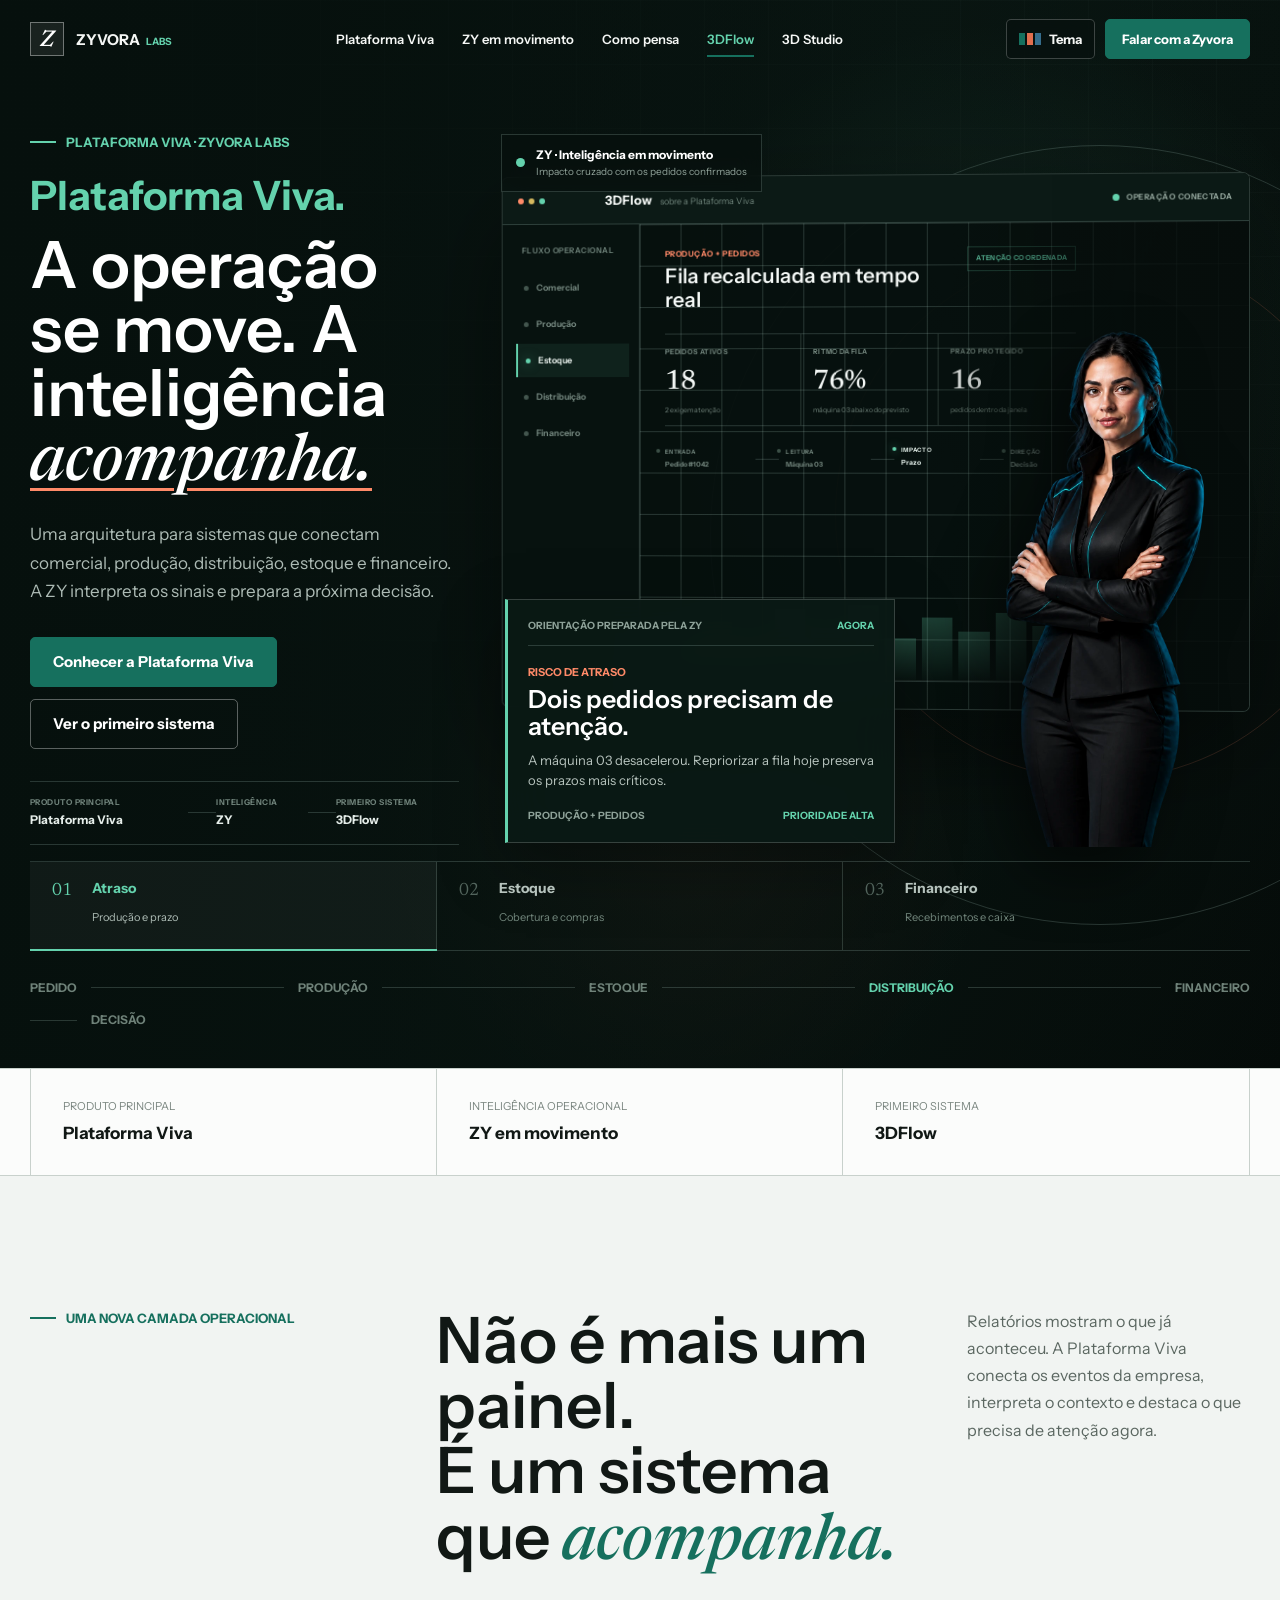
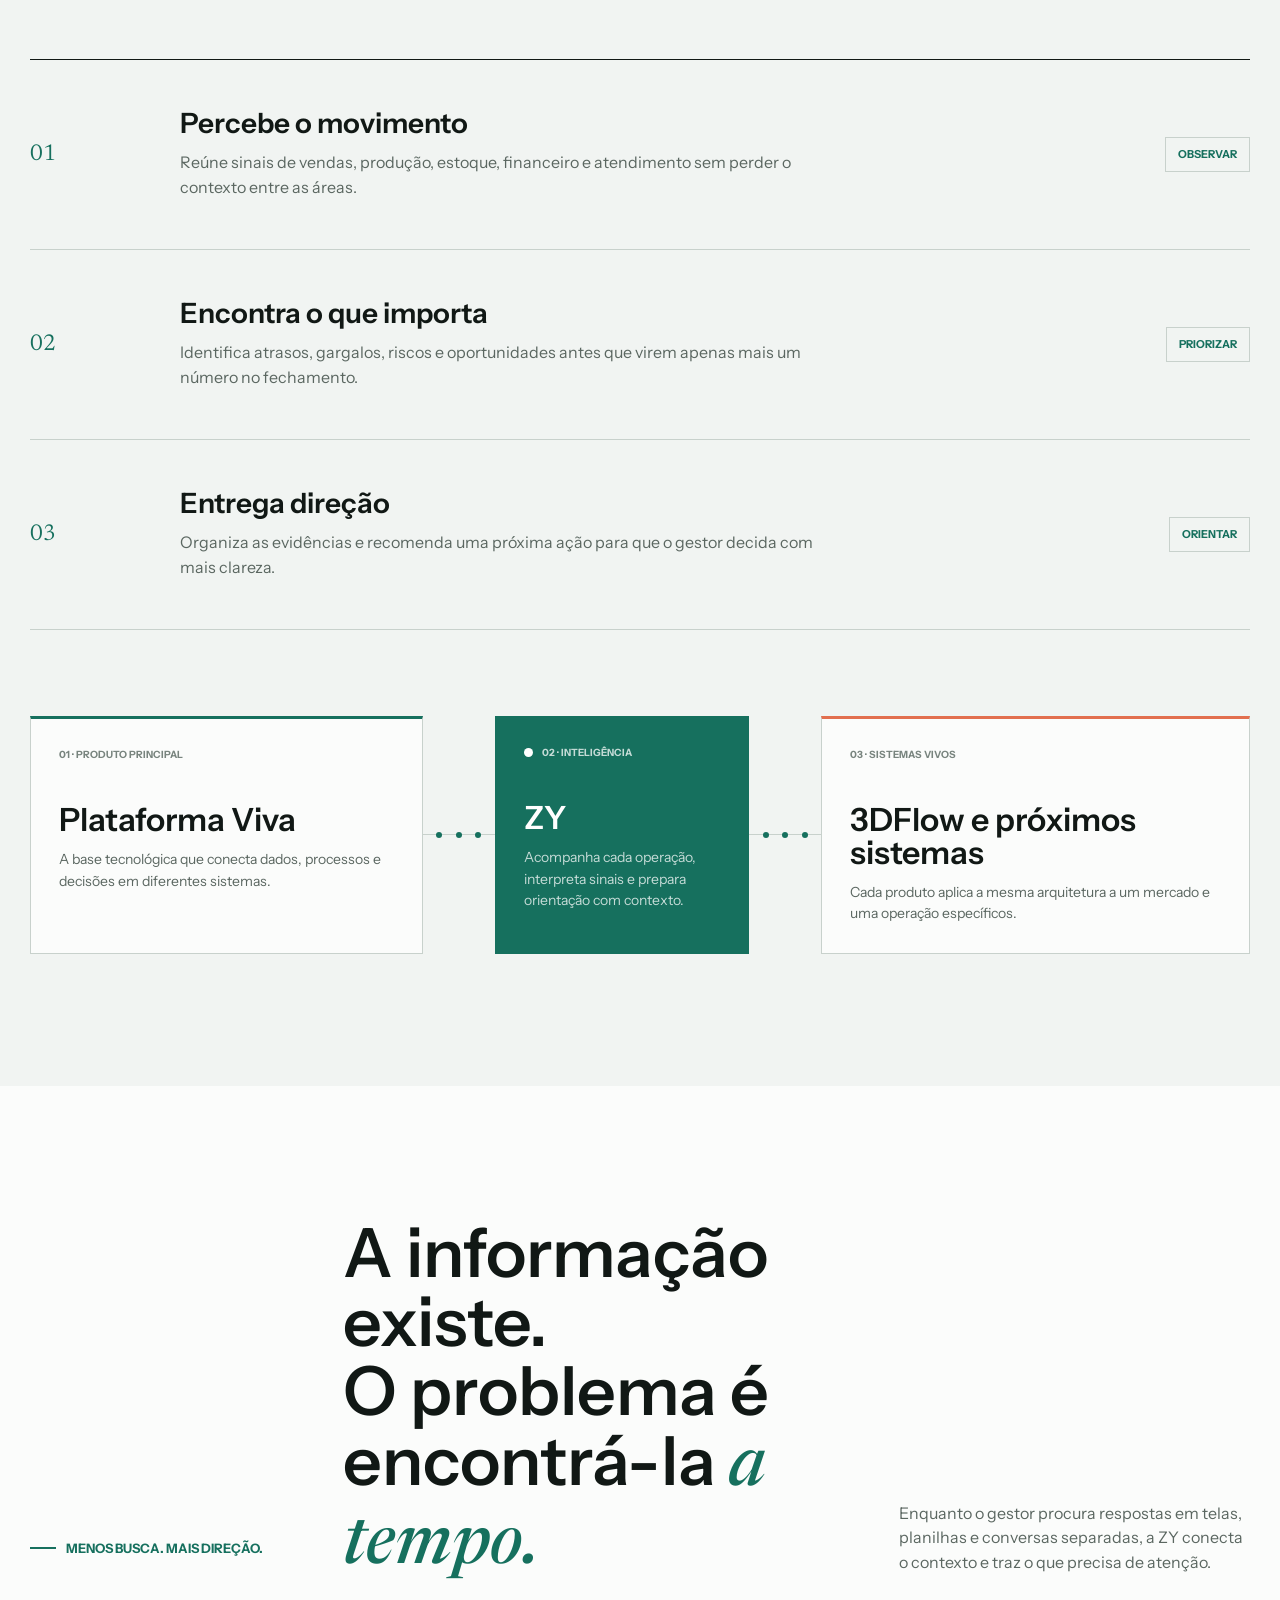
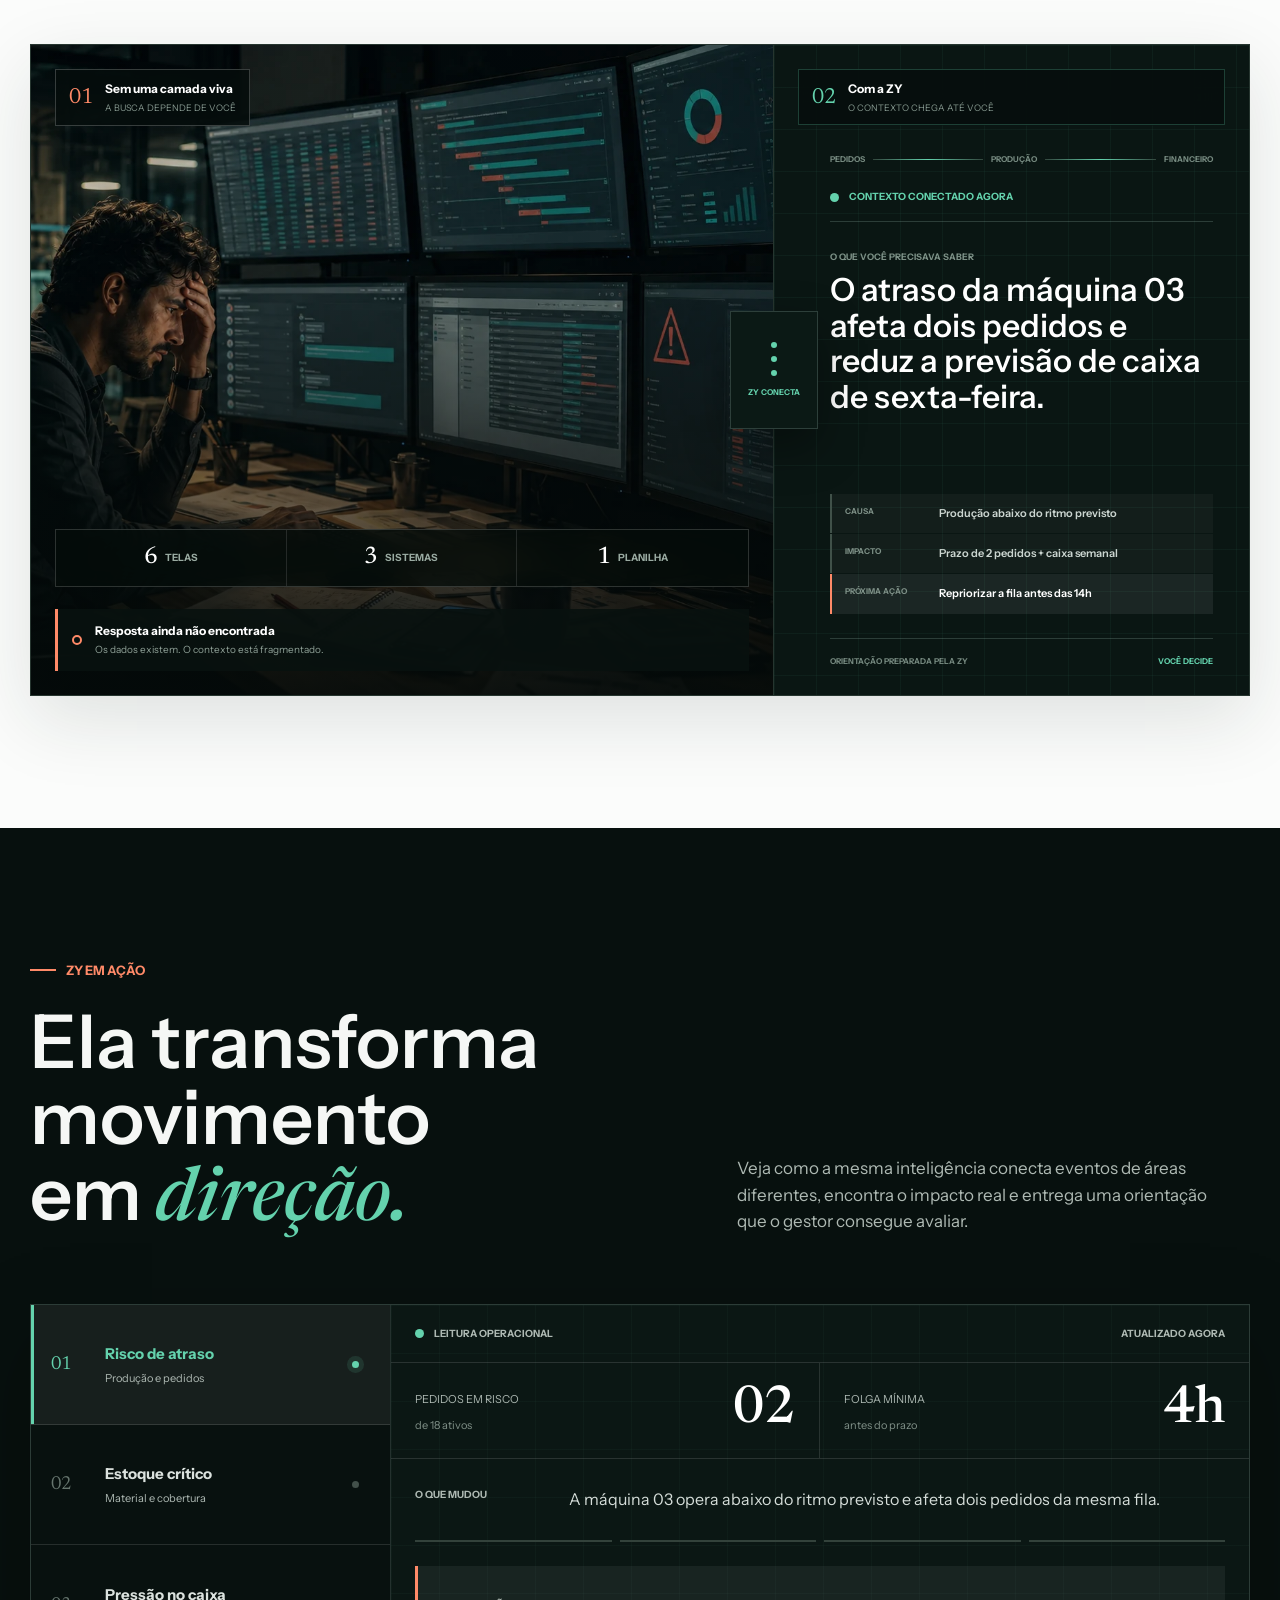
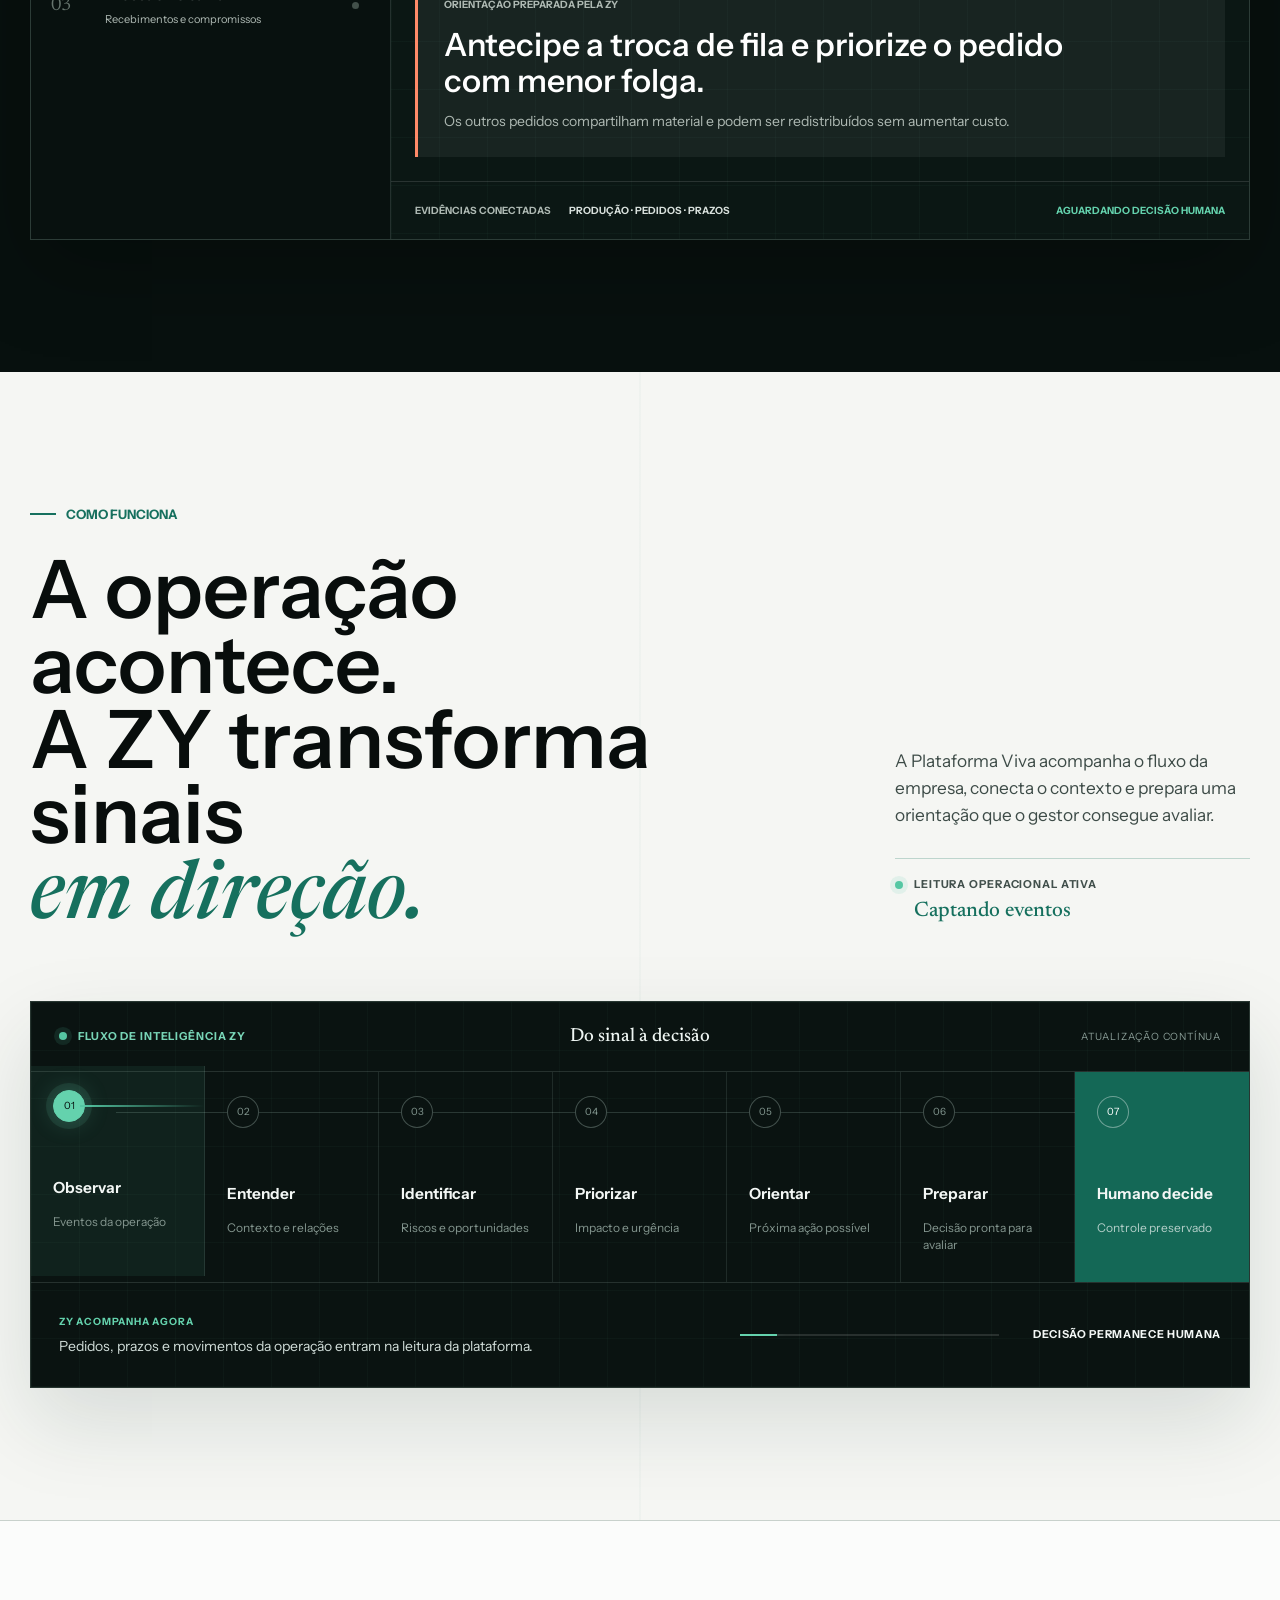
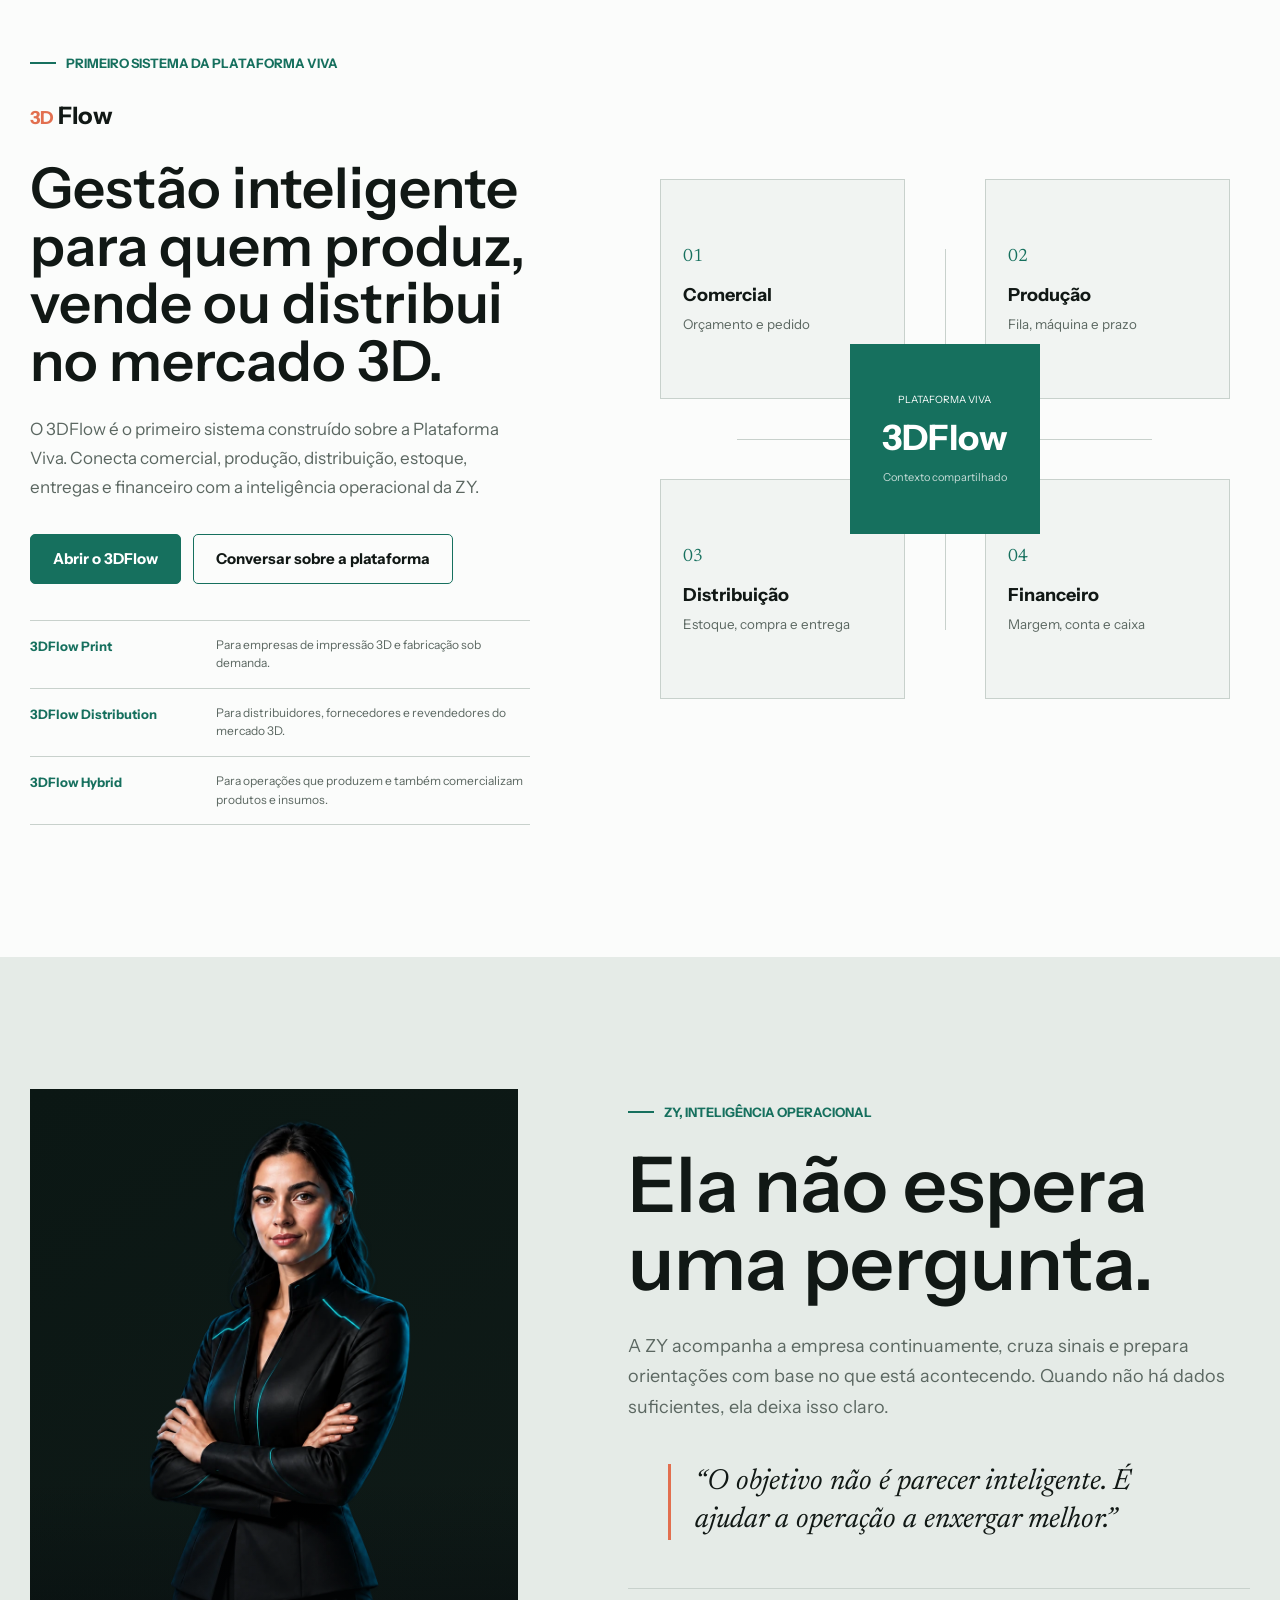
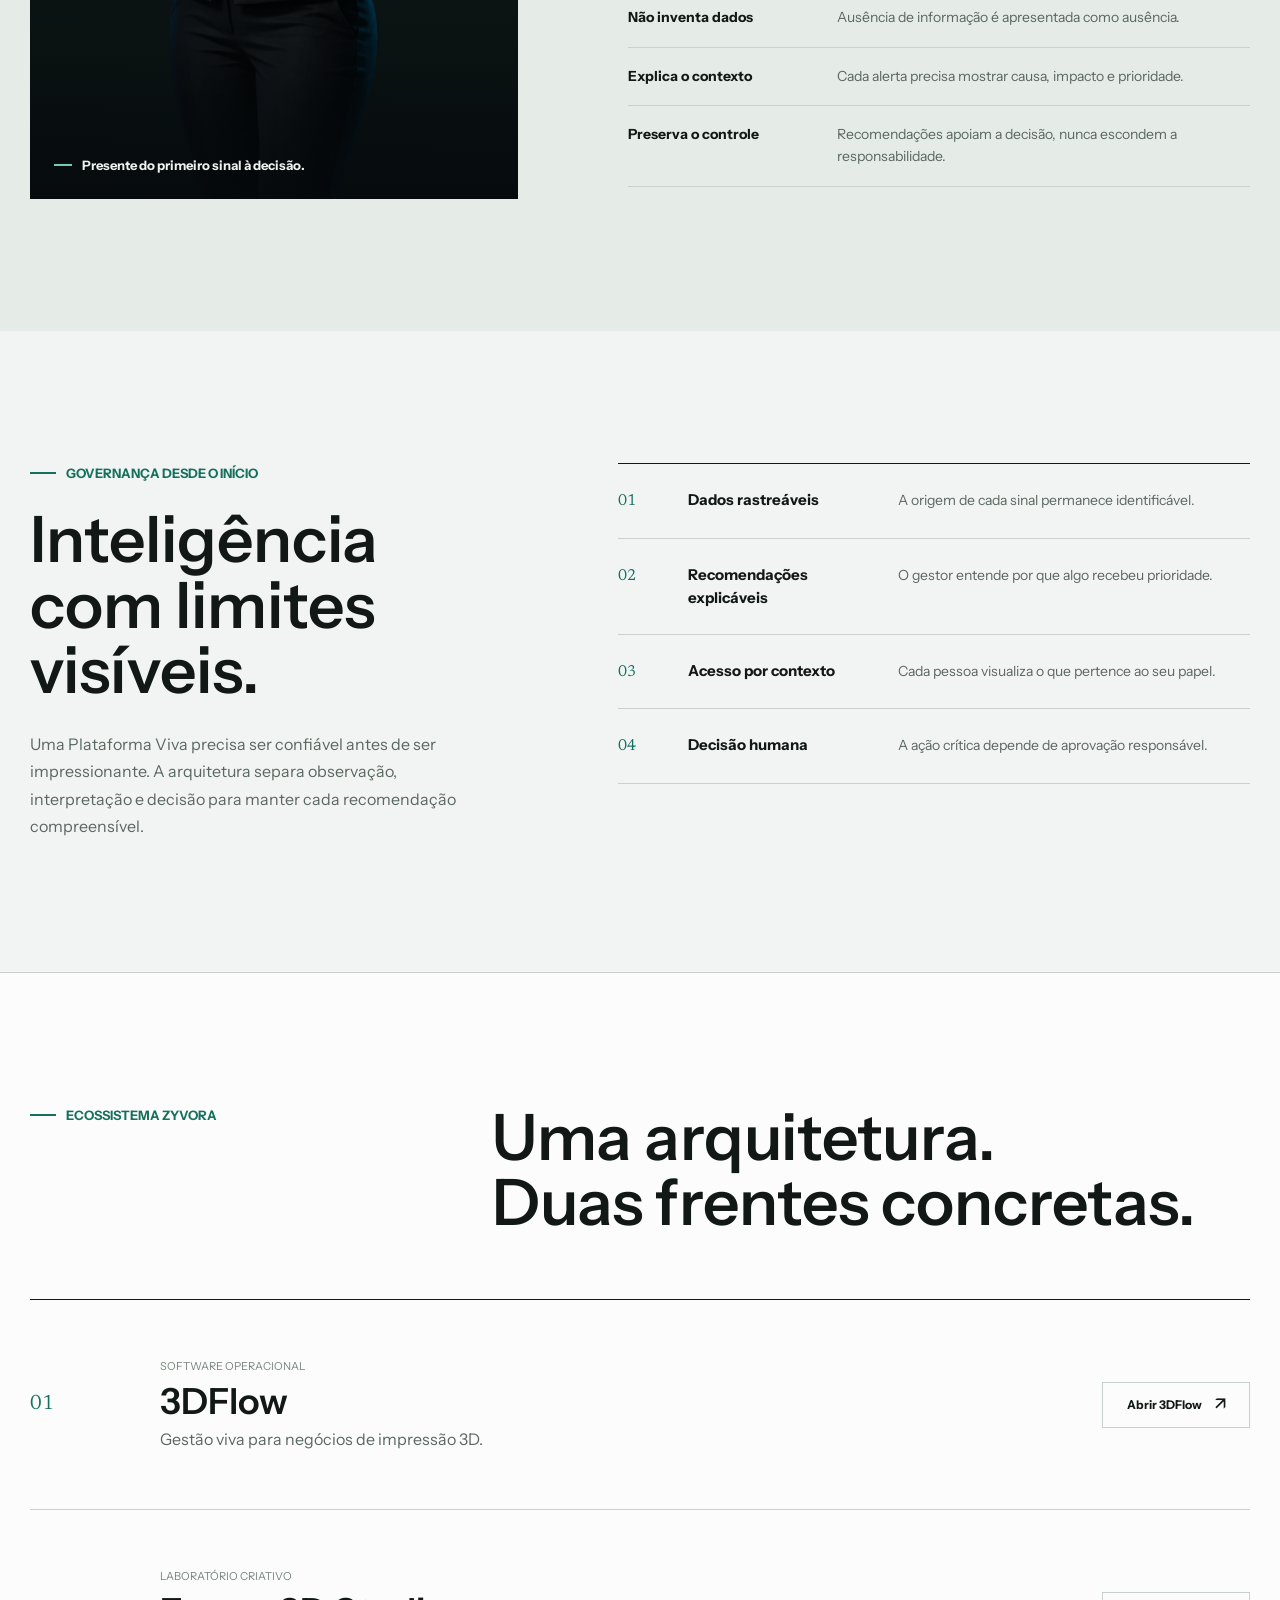
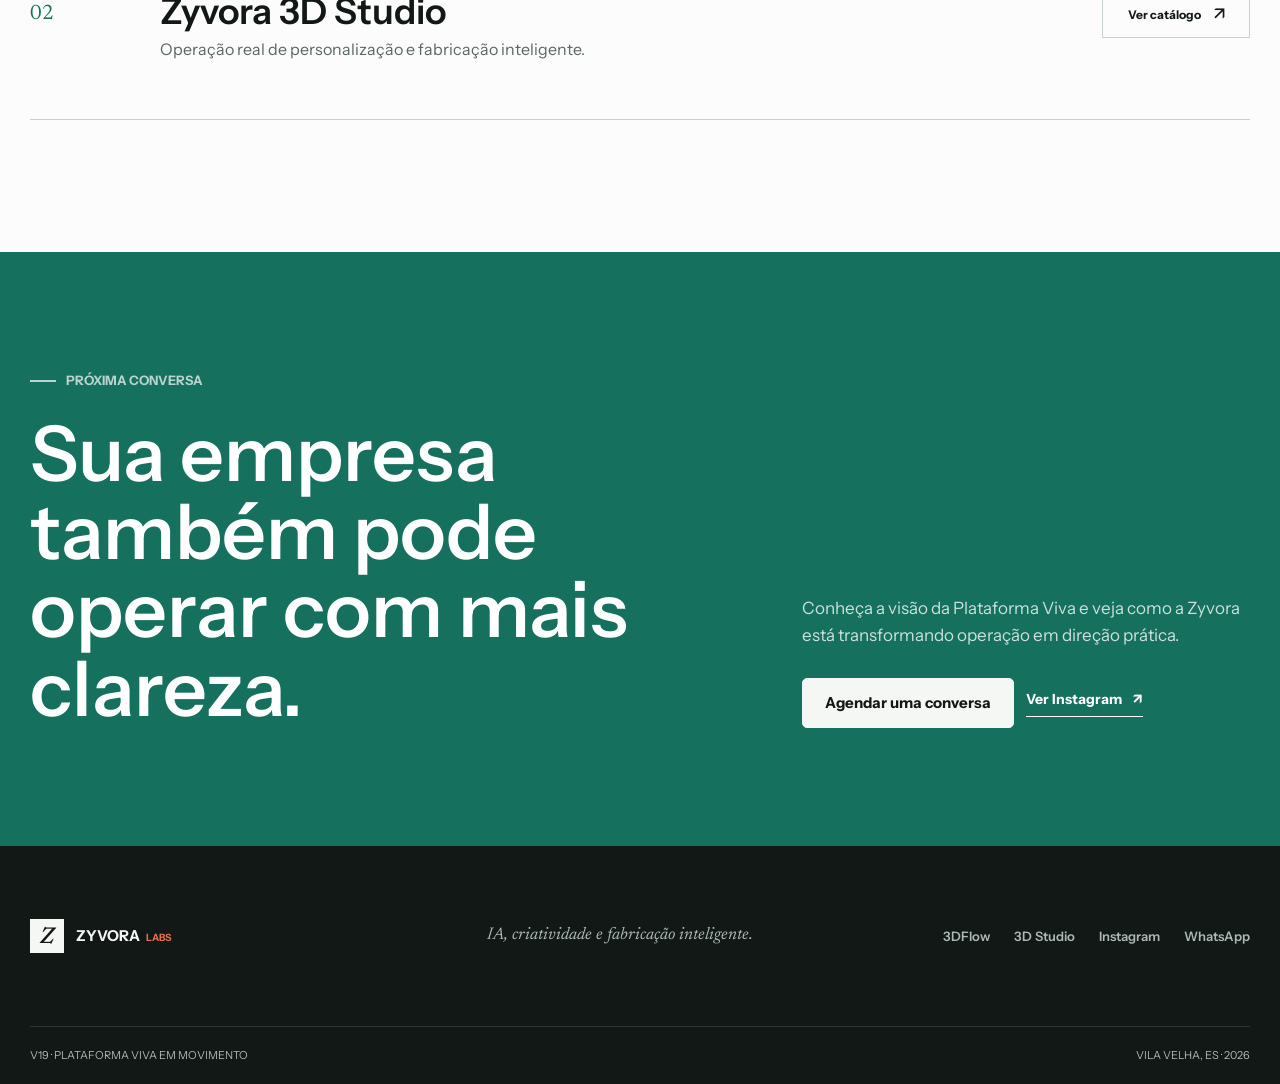
<file: index.html>
<!doctype html>
<html lang="pt-BR" data-theme="viva">
<head>
  <meta charset="utf-8">
  <meta name="viewport" content="width=device-width, initial-scale=1">
  <meta name="theme-color" content="#07100e">
  <meta name="description" content="A Plataforma Viva da Zyvora Labs acompanha a operação, interpreta sinais e orienta decisões com contexto.">
  <link rel="canonical" href="https://www.zyvoralabs.io/">
  <meta property="og:type" content="website">
  <meta property="og:locale" content="pt_BR">
  <meta property="og:url" content="https://www.zyvoralabs.io/">
  <meta property="og:title" content="Plataforma Viva | Sistemas que acompanham sua operação">
  <meta property="og:description" content="Uma arquitetura para sistemas operacionais que acompanham a empresa, interpretam o contexto e orientam decisões com a inteligência ZY.">
  <meta property="og:image" content="https://www.zyvoralabs.io/assets/zy-hero-v18.webp">
  <meta name="twitter:card" content="summary_large_image">
  <meta name="twitter:title" content="Plataforma Viva | Zyvora Labs">
  <meta name="twitter:description" content="Sistemas vivos, inteligência operacional ativa e decisões com contexto.">
  <title>Plataforma Viva | Sistemas operacionais com inteligência ativa</title>
  <link rel="preconnect" href="https://fonts.googleapis.com">
  <link rel="preconnect" href="https://fonts.gstatic.com" crossorigin>
  <link href="https://fonts.googleapis.com/css2?family=Instrument+Sans:wdth,wght@75..100,400..700&family=Newsreader:opsz,wght@6..72,400..600&display=swap" rel="stylesheet">
  <link rel="stylesheet" href="assets/site-v19.css">
  <script>
    (function () {
      document.documentElement.classList.add("js");
      try {
        var requestedTheme = new URLSearchParams(window.location.search).get("theme");
        var theme = ["viva", "noite", "contraste"].includes(requestedTheme)
          ? requestedTheme
          : localStorage.getItem("zyvora-site-theme");
        if (["viva", "noite", "contraste"].includes(theme)) {
          document.documentElement.dataset.theme = theme;
        }
      } catch (error) {}
    }());
  </script>
</head>
<body>
  <a class="skip-link" href="#conteudo">Ir para o conteúdo</a>

  <header class="site-header" data-header>
    <div class="shell header-inner">
      <a class="brand" href="#inicio" aria-label="Zyvora Labs, início">
        <span class="brand-symbol" aria-hidden="true">Z</span>
        <span class="brand-name"><b>ZYVORA</b><small>LABS</small></span>
      </a>

      <button class="menu-toggle" type="button" aria-expanded="false" aria-controls="main-nav" data-menu-toggle>
        <span></span><span></span>
        <span class="sr-only">Abrir menu</span>
      </button>

      <nav class="main-nav" id="main-nav" aria-label="Navegação principal" data-nav>
        <a href="#plataforma">Plataforma Viva</a>
        <a href="#zy-acao">ZY em movimento</a>
        <a href="#como-funciona">Como pensa</a>
        <a href="#3dflow">3DFlow</a>
        <a href="https://www.zyvoralabs.io/catalogo-3d-studio.html?v=1701" target="_blank" rel="noopener">3D Studio</a>
      </nav>

      <div class="header-actions">
        <details class="theme-picker" data-theme-picker>
          <summary aria-label="Alterar esquema de cores">
            <span class="theme-dots" aria-hidden="true"><i></i><i></i><i></i></span>
            <span>Tema</span>
          </summary>
          <div class="theme-menu" role="group" aria-label="Escolha um tema">
            <button type="button" data-theme-option="viva" aria-pressed="true">
              <span class="theme-swatch swatch-viva" aria-hidden="true"></span>
              <span><b>Viva</b><small>Mineral e humano</small></span>
            </button>
            <button type="button" data-theme-option="noite" aria-pressed="false">
              <span class="theme-swatch swatch-noite" aria-hidden="true"></span>
              <span><b>Noite</b><small>Grafite e preciso</small></span>
            </button>
            <button type="button" data-theme-option="contraste" aria-pressed="false">
              <span class="theme-swatch swatch-contraste" aria-hidden="true"></span>
              <span><b>Contraste</b><small>Direto e intenso</small></span>
            </button>
          </div>
        </details>
        <a class="button button-small" href="https://wa.me/5527981783433?text=Ol%C3%A1%2C%20quero%20conhecer%20a%20Plataforma%20Viva%20da%20Zyvora%20Labs." target="_blank" rel="noopener">Falar com a Zyvora</a>
      </div>
    </div>
  </header>

  <main id="conteudo">
    <!-- Hero v19: Plataforma Viva + 3DFlow + ZY em uma narrativa operacional -->
    <section class="hero hero-v19" id="inicio" data-hero>
      <div class="hero-grid" aria-hidden="true"></div>
      <div class="hero-orbit orbit-one" aria-hidden="true"></div>
      <div class="hero-orbit orbit-two" aria-hidden="true"></div>

      <div class="shell hero-layout hero-layout-v19">
        <div class="hero-copy hero-copy-v19">
          <p class="eyebrow"><span></span> Plataforma Viva · Zyvora Labs</p>
          <h1><span class="hero-name platform-name">Plataforma Viva.</span> A operação se move. A inteligência <em>acompanha.</em></h1>
          <p class="hero-lead">Uma arquitetura para sistemas que conectam comercial, produção, distribuição, estoque e financeiro. A ZY interpreta os sinais e prepara a próxima decisão.</p>
          <div class="hero-actions">
            <a class="button" href="#plataforma">Conhecer a Plataforma Viva</a>
            <a class="button button-secondary" href="#3dflow">Ver o primeiro sistema</a>
          </div>
          <div class="hero-hierarchy" aria-label="Estrutura da Plataforma Viva">
            <span><small>Produto principal</small><b>Plataforma Viva</b></span>
            <i aria-hidden="true"></i>
            <span><small>Inteligência</small><b>ZY</b></span>
            <i aria-hidden="true"></i>
            <span><small>Primeiro sistema</small><b>3DFlow</b></span>
          </div>
        </div>

        <div class="zy-stage v19-stage" data-zy-stage>
          <div class="v19-app-window">
            <header class="v19-app-bar">
              <span class="window-controls" aria-hidden="true"><i></i><i></i><i></i></span>
              <div class="v19-product-mark"><b>3DFlow</b><small>sobre a Plataforma Viva</small></div>
              <span class="v19-live-state"><i aria-hidden="true"></i> Operação conectada</span>
            </header>

            <div class="v19-app-body">
              <aside class="v19-sidebar" aria-label="Áreas conectadas no 3DFlow">
                <b>Fluxo operacional</b>
                <span class="is-current" data-v19-module="comercial"><i></i> Comercial</span>
                <span data-v19-module="producao"><i></i> Produção</span>
                <span data-v19-module="estoque"><i></i> Estoque</span>
                <span data-v19-module="distribuicao"><i></i> Distribuição</span>
                <span data-v19-module="financeiro"><i></i> Financeiro</span>
              </aside>

              <div class="v19-workspace">
                <div class="v19-workspace-head">
                  <div>
                    <small data-hero-board-area>Produção + pedidos</small>
                    <h2 data-hero-board-headline>Fila recalculada em tempo real</h2>
                  </div>
                  <b data-hero-board-state>Atenção coordenada</b>
                </div>

                <div class="v19-metrics">
                  <div><span data-hero-metric-one-label>Pedidos ativos</span><b data-hero-metric-one>18</b><small data-hero-metric-one-note>2 exigem atenção</small></div>
                  <div><span data-hero-metric-two-label>Ritmo da fila</span><b data-hero-metric-two>76%</b><small data-hero-metric-two-note>máquina 03 abaixo do previsto</small></div>
                  <div><span data-hero-metric-three-label>Prazo protegido</span><b data-hero-metric-three>16</b><small data-hero-metric-three-note>pedidos dentro da janela</small></div>
                </div>

                <div class="v19-event-path" aria-label="Caminho do evento pela operação">
                  <span class="is-current" data-v19-flow-step><i></i><small>Entrada</small><b data-hero-route-one>Pedido #1042</b></span>
                  <em></em>
                  <span data-v19-flow-step><i></i><small>Leitura</small><b data-hero-route-two>Máquina 03</b></span>
                  <em></em>
                  <span data-v19-flow-step><i></i><small>Impacto</small><b data-hero-route-three>Prazo</b></span>
                  <em></em>
                  <span data-v19-flow-step><i></i><small>Direção</small><b>Decisão</b></span>
                </div>

                <div class="v19-activity" aria-hidden="true">
                  <span style="--activity: 48%"></span><span style="--activity: 72%"></span><span style="--activity: 56%"></span>
                  <span style="--activity: 88%"></span><span style="--activity: 64%"></span><span style="--activity: 92%"></span>
                  <span style="--activity: 52%"></span><span style="--activity: 78%"></span><span style="--activity: 61%"></span>
                  <span style="--activity: 84%"></span><span style="--activity: 68%"></span><span style="--activity: 96%"></span>
                </div>
              </div>
            </div>
          </div>

          <img class="zy-hero-figure zy-hero-v19" src="assets/zy-hero-v18.webp" alt="ZY, inteligência operacional da Plataforma Viva" width="1024" height="1536">

          <div class="zy-presence zy-presence-v19">
            <span class="live-pulse" aria-hidden="true"></span>
            <div><b>ZY · Inteligência em movimento</b><small data-hero-board-feed>Impacto cruzado com os pedidos confirmados</small></div>
          </div>

          <article class="live-briefing live-briefing-v19" aria-live="polite">
            <header><span>Orientação preparada pela ZY</span><b data-briefing-time>Agora</b></header>
            <p class="briefing-kicker" data-briefing-kicker>Risco de atraso</p>
            <h2 data-briefing-title>Dois pedidos precisam de atenção.</h2>
            <p data-briefing-copy>A máquina 03 desacelerou. Repriorizar a fila hoje preserva os prazos mais críticos.</p>
            <footer><span data-briefing-source>Produção + pedidos</span><b data-briefing-priority>Prioridade alta</b></footer>
          </article>
        </div>
      </div>

      <div class="shell scenario-controls" role="tablist" aria-label="Cenários acompanhados pela ZY">
        <button type="button" role="tab" aria-selected="true" data-scenario="atraso"><span>01</span><b>Atraso</b><small>Produção e prazo</small></button>
        <button type="button" role="tab" aria-selected="false" data-scenario="estoque"><span>02</span><b>Estoque</b><small>Cobertura e compras</small></button>
        <button type="button" role="tab" aria-selected="false" data-scenario="financeiro"><span>03</span><b>Financeiro</b><small>Recebimentos e caixa</small></button>
        <div class="scenario-progress" aria-hidden="true"><i></i></div>
      </div>

      <div class="shell operation-flow v19-operation-flow" data-live-flow aria-label="Fluxo acompanhado pela Plataforma Viva">
        <span data-flow-step>Pedido</span><i></i><span data-flow-step>Produção</span><i></i><span data-flow-step>Estoque</span><i></i><span data-flow-step>Distribuição</span><i></i><span data-flow-step>Financeiro</span><i></i><span data-flow-step>Decisão</span>
      </div>
    </section>

    <section class="proof-strip" aria-label="Contexto atual da plataforma">
      <div class="shell proof-grid">
        <div><span>Produto principal</span><strong>Plataforma Viva</strong></div>
        <div><span>Inteligência operacional</span><strong>ZY em movimento</strong></div>
        <div><span>Primeiro sistema</span><strong>3DFlow</strong></div>
      </div>
    </section>

    <!-- Platform thesis -->
    <section class="section platform-section" id="plataforma">
      <div class="shell section-heading reveal">
        <p class="eyebrow"><span></span> Uma nova camada operacional</p>
        <h2>Não é mais um painel.<br>É um sistema que <em>acompanha.</em></h2>
        <p>Relatórios mostram o que já aconteceu. A Plataforma Viva conecta os eventos da empresa, interpreta o contexto e destaca o que precisa de atenção agora.</p>
      </div>

      <div class="shell intelligence-sequence">
        <article class="sequence-item reveal">
          <span class="sequence-number">01</span>
          <div><h3>Percebe o movimento</h3><p>Reúne sinais de vendas, produção, estoque, financeiro e atendimento sem perder o contexto entre as áreas.</p></div>
          <span class="sequence-tag">Observar</span>
        </article>
        <article class="sequence-item reveal">
          <span class="sequence-number">02</span>
          <div><h3>Encontra o que importa</h3><p>Identifica atrasos, gargalos, riscos e oportunidades antes que virem apenas mais um número no fechamento.</p></div>
          <span class="sequence-tag">Priorizar</span>
        </article>
        <article class="sequence-item reveal">
          <span class="sequence-number">03</span>
          <div><h3>Entrega direção</h3><p>Organiza as evidências e recomenda uma próxima ação para que o gestor decida com mais clareza.</p></div>
          <span class="sequence-tag">Orientar</span>
        </article>
      </div>

      <div class="shell platform-architecture" aria-label="Arquitetura da Plataforma Viva">
        <article class="architecture-layer architecture-platform">
          <span>01 · Produto principal</span>
          <h3>Plataforma Viva</h3>
          <p>A base tecnológica que conecta dados, processos e decisões em diferentes sistemas.</p>
        </article>
        <div class="architecture-connector" aria-hidden="true"><i></i><i></i><i></i></div>
        <article class="architecture-layer architecture-zy">
          <span><i class="live-pulse" aria-hidden="true"></i> 02 · Inteligência</span>
          <h3>ZY</h3>
          <p>Acompanha cada operação, interpreta sinais e prepara orientação com contexto.</p>
        </article>
        <div class="architecture-connector" aria-hidden="true"><i></i><i></i><i></i></div>
        <article class="architecture-layer architecture-systems">
          <span>03 · Sistemas vivos</span>
          <h3>3DFlow e próximos sistemas</h3>
          <p>Cada produto aplica a mesma arquitetura a um mercado e uma operação específicos.</p>
        </article>
      </div>
    </section>

    <!-- From searching to knowing -->
    <section class="section retrieval-section" id="contexto">
      <div class="shell retrieval-heading">
        <p class="eyebrow"><span></span> Menos busca. Mais direção.</p>
        <h2>A informação existe.<br>O problema é encontrá-la <em>a tempo.</em></h2>
        <p>Enquanto o gestor procura respostas em telas, planilhas e conversas separadas, a ZY conecta o contexto e traz o que precisa de atenção.</p>
      </div>

      <div class="shell search-story" data-retrieval-scene>
        <article class="search-chaos">
          <img src="assets/operator-search-v18-v2.webp" alt="Gestor sobrecarregado buscando uma resposta em seis sistemas diferentes" loading="lazy" width="1672" height="941">
          <header class="story-label story-label-problem"><span>01</span><div><b>Sem uma camada viva</b><small>A busca depende de você</small></div></header>
          <div class="source-counter" aria-label="Fontes separadas consultadas">
            <span><b>6</b> telas</span>
            <span><b>3</b> sistemas</span>
            <span><b>1</b> planilha</span>
          </div>
          <div class="search-waiting"><i aria-hidden="true"></i><div><b>Resposta ainda não encontrada</b><small>Os dados existem. O contexto está fragmentado.</small></div></div>
        </article>

        <div class="story-bridge" aria-hidden="true">
          <span></span><span></span><span></span>
          <b>ZY conecta</b>
        </div>

        <article class="search-answer">
          <header class="story-label story-label-answer"><span>02</span><div><b>Com a ZY</b><small>O contexto chega até você</small></div></header>
          <div class="answer-sources">
            <span>Pedidos</span><i></i><span>Produção</span><i></i><span>Financeiro</span>
          </div>
          <div class="answer-status"><span class="live-pulse" aria-hidden="true"></span><b>Contexto conectado agora</b></div>
          <p>O que você precisava saber</p>
          <h3>O atraso da máquina 03 afeta dois pedidos e reduz a previsão de caixa de sexta-feira.</h3>
          <dl>
            <div><dt>Causa</dt><dd>Produção abaixo do ritmo previsto</dd></div>
            <div><dt>Impacto</dt><dd>Prazo de 2 pedidos + caixa semanal</dd></div>
            <div class="answer-next"><dt>Próxima ação</dt><dd>Repriorizar a fila antes das 14h</dd></div>
          </dl>
          <footer><span>Orientação preparada pela ZY</span><strong>Você decide</strong></footer>
        </article>
      </div>
    </section>

    <!-- ZY in action -->
    <section class="section zy-action-section" id="zy-acao">
      <div class="shell zy-action-heading">
        <div>
          <p class="eyebrow eyebrow-light"><span></span> ZY em ação</p>
          <h2>Ela transforma movimento<br>em <em>direção.</em></h2>
        </div>
        <p>Veja como a mesma inteligência conecta eventos de áreas diferentes, encontra o impacto real e entrega uma orientação que o gestor consegue avaliar.</p>
      </div>

      <div class="shell action-console" data-action-console>
        <div class="action-rail" role="tablist" aria-label="Escolha um cenário operacional">
          <button type="button" class="is-active" role="tab" aria-selected="true" data-action-scenario="atraso"><span>01</span><div><b>Risco de atraso</b><small>Produção e pedidos</small></div><i></i></button>
          <button type="button" role="tab" aria-selected="false" data-action-scenario="estoque"><span>02</span><div><b>Estoque crítico</b><small>Material e cobertura</small></div><i></i></button>
          <button type="button" role="tab" aria-selected="false" data-action-scenario="financeiro"><span>03</span><div><b>Pressão no caixa</b><small>Recebimentos e compromissos</small></div><i></i></button>
        </div>

        <div class="action-detail">
          <header><span><i class="live-pulse" aria-hidden="true"></i> Leitura operacional</span><b data-action-time>Atualizado agora</b></header>
          <div class="action-metrics">
            <div><small data-metric-one-label>Pedidos em risco</small><strong data-metric-one>02</strong><span data-metric-one-note>de 18 ativos</span></div>
            <div><small data-metric-two-label>Folga mínima</small><strong data-metric-two>4h</strong><span data-metric-two-note>antes do prazo</span></div>
          </div>
          <div class="action-evidence">
            <span>O que mudou</span>
            <p data-action-event>A máquina 03 opera abaixo do ritmo previsto e afeta dois pedidos da mesma fila.</p>
          </div>
          <div class="action-path" aria-hidden="true"><i></i><i></i><i></i><i></i></div>
          <div class="zy-orientation">
            <span>Orientação preparada pela ZY</span>
            <h3 data-action-guidance>Antecipe a troca de fila e priorize o pedido com menor folga.</h3>
            <p data-action-reason>Os outros pedidos compartilham material e podem ser redistribuídos sem aumentar custo.</p>
          </div>
          <footer><span>Evidências conectadas</span><b data-action-sources>Produção · Pedidos · Prazos</b><strong>Aguardando decisão humana</strong></footer>
        </div>
      </div>
    </section>

    <!-- How it works -->
    <section class="section process-section" id="como-funciona">
      <div class="shell process-heading reveal">
        <div>
          <p class="eyebrow"><span></span> Como funciona</p>
          <h2>A operação acontece.<br>A ZY transforma sinais<br><em>em direção.</em></h2>
        </div>
        <div class="process-heading-copy">
          <p>A Plataforma Viva acompanha o fluxo da empresa, conecta o contexto e prepara uma orientação que o gestor consegue avaliar.</p>
          <div class="process-live" aria-label="Leitura operacional ativa">
            <i aria-hidden="true"></i>
            <span>Leitura operacional ativa</span>
            <strong data-process-status>Captando eventos</strong>
          </div>
        </div>
      </div>

      <div class="shell process-console reveal" data-process-track>
        <header class="process-console-head">
          <span><i aria-hidden="true"></i> Fluxo de inteligência ZY</span>
          <b>Do sinal à decisão</b>
          <small>Atualização contínua</small>
        </header>
        <ol>
          <li data-process-label="Captando eventos" data-process-copy="Pedidos, prazos e movimentos da operação entram na leitura da plataforma.">
            <span>01</span><div><b>Observar</b><small>Eventos da operação</small></div><i aria-hidden="true"></i>
          </li>
          <li data-process-label="Conectando contexto" data-process-copy="A ZY relaciona áreas, histórico e dependências antes de interpretar o cenário.">
            <span>02</span><div><b>Entender</b><small>Contexto e relações</small></div><i aria-hidden="true"></i>
          </li>
          <li data-process-label="Reconhecendo sinais" data-process-copy="Riscos, desvios e oportunidades ganham clareza dentro do fluxo real da empresa.">
            <span>03</span><div><b>Identificar</b><small>Riscos e oportunidades</small></div><i aria-hidden="true"></i>
          </li>
          <li data-process-label="Calculando impacto" data-process-copy="A plataforma organiza o que exige atenção primeiro, considerando urgência e consequência.">
            <span>04</span><div><b>Priorizar</b><small>Impacto e urgência</small></div><i aria-hidden="true"></i>
          </li>
          <li data-process-label="Construindo direção" data-process-copy="A ZY converte a leitura em uma próxima ação possível, objetiva e contextualizada.">
            <span>05</span><div><b>Orientar</b><small>Próxima ação possível</small></div><i aria-hidden="true"></i>
          </li>
          <li data-process-label="Preparando decisão" data-process-copy="Evidências e consequências chegam organizadas para uma avaliação responsável.">
            <span>06</span><div><b>Preparar</b><small>Decisão pronta para avaliar</small></div><i aria-hidden="true"></i>
          </li>
          <li class="process-human" data-process-label="Decisão humana" data-process-copy="A tecnologia orienta. A palavra final e o controle permanecem com o responsável pela operação.">
            <span>07</span><div><b>Humano decide</b><small>Controle preservado</small></div><i aria-hidden="true"></i>
          </li>
        </ol>
        <footer class="process-console-foot">
          <div class="process-reading">
            <span>ZY acompanha agora</span>
            <p data-process-narrative>Pedidos, prazos e movimentos da operação entram na leitura da plataforma.</p>
          </div>
          <div class="process-progress" aria-hidden="true"><i data-process-progress></i></div>
          <strong>Decisão permanece humana</strong>
        </footer>
      </div>
    </section>

    <!-- 3DFlow -->
    <section class="section flow-section" id="3dflow">
      <div class="shell flow-layout">
        <div class="flow-intro reveal">
          <p class="eyebrow"><span></span> Primeiro sistema da Plataforma Viva</p>
          <div class="flow-title"><span>3D</span><b>Flow</b></div>
          <h2>Gestão inteligente para quem produz, vende ou distribui no mercado 3D.</h2>
          <p>O 3DFlow é o primeiro sistema construído sobre a Plataforma Viva. Conecta comercial, produção, distribuição, estoque, entregas e financeiro com a inteligência operacional da ZY.</p>
          <div class="flow-actions">
            <a class="button" href="https://app.zyvoralabs.com.br/" target="_blank" rel="noopener">Abrir o 3DFlow</a>
            <a class="button button-secondary" href="#contato">Conversar sobre a plataforma</a>
          </div>
          <div class="flow-editions" aria-label="Edições do 3DFlow">
            <div><b>3DFlow Print</b><span>Para empresas de impressão 3D e fabricação sob demanda.</span></div>
            <div><b>3DFlow Distribution</b><span>Para distribuidores, fornecedores e revendedores do mercado 3D.</span></div>
            <div><b>3DFlow Hybrid</b><span>Para operações que produzem e também comercializam produtos e insumos.</span></div>
          </div>
        </div>
        <div class="flow-map reveal" data-delay="1" aria-label="Áreas conectadas pelo 3DFlow">
          <div class="flow-map-core"><small>Plataforma Viva</small><strong>3DFlow</strong><span>Contexto compartilhado</span></div>
          <div class="flow-map-item item-1"><span>01</span><b>Comercial</b><small>Orçamento e pedido</small></div>
          <div class="flow-map-item item-2"><span>02</span><b>Produção</b><small>Fila, máquina e prazo</small></div>
          <div class="flow-map-item item-3"><span>03</span><b>Distribuição</b><small>Estoque, compra e entrega</small></div>
          <div class="flow-map-item item-4"><span>04</span><b>Financeiro</b><small>Margem, conta e caixa</small></div>
        </div>
      </div>
    </section>

    <!-- ZY -->
    <section class="section zy-section" id="zy">
      <div class="shell zy-layout">
        <div class="zy-portrait reveal">
          <img src="assets/zy-hero-v18.webp" alt="ZY, inteligência operacional da Plataforma Viva" loading="lazy" width="1024" height="1536">
          <p><span></span> Presente do primeiro sinal à decisão.</p>
        </div>
        <div class="zy-copy reveal" data-delay="1">
          <p class="eyebrow"><span></span> ZY, inteligência operacional</p>
          <h2>Ela não espera<br>uma pergunta.</h2>
          <p class="zy-lead">A ZY acompanha a empresa continuamente, cruza sinais e prepara orientações com base no que está acontecendo. Quando não há dados suficientes, ela deixa isso claro.</p>
          <blockquote>“O objetivo não é parecer inteligente. É ajudar a operação a enxergar melhor.”</blockquote>
          <ul class="zy-principles">
            <li><b>Não inventa dados</b><span>Ausência de informação é apresentada como ausência.</span></li>
            <li><b>Explica o contexto</b><span>Cada alerta precisa mostrar causa, impacto e prioridade.</span></li>
            <li><b>Preserva o controle</b><span>Recomendações apoiam a decisão, nunca escondem a responsabilidade.</span></li>
          </ul>
        </div>
      </div>
    </section>

    <!-- Governance -->
    <section class="section governance-section" id="governanca">
      <div class="shell governance-layout">
        <div class="governance-copy reveal">
          <p class="eyebrow"><span></span> Governança desde o início</p>
          <h2>Inteligência com limites visíveis.</h2>
          <p>Uma Plataforma Viva precisa ser confiável antes de ser impressionante. A arquitetura separa observação, interpretação e decisão para manter cada recomendação compreensível.</p>
        </div>
        <div class="governance-list reveal" data-delay="1">
          <div><span>01</span><b>Dados rastreáveis</b><p>A origem de cada sinal permanece identificável.</p></div>
          <div><span>02</span><b>Recomendações explicáveis</b><p>O gestor entende por que algo recebeu prioridade.</p></div>
          <div><span>03</span><b>Acesso por contexto</b><p>Cada pessoa visualiza o que pertence ao seu papel.</p></div>
          <div><span>04</span><b>Decisão humana</b><p>A ação crítica depende de aprovação responsável.</p></div>
        </div>
      </div>
    </section>

    <!-- Ecosystem -->
    <section class="section ecosystem-section">
      <div class="shell ecosystem-heading reveal">
        <p class="eyebrow"><span></span> Ecossistema Zyvora</p>
        <h2>Uma arquitetura.<br>Duas frentes concretas.</h2>
      </div>
      <div class="shell ecosystem-list">
        <article class="ecosystem-item reveal">
          <span class="ecosystem-index">01</span>
          <div><p>Software operacional</p><h3>3DFlow</h3><span>Gestão viva para negócios de impressão 3D.</span></div>
          <a class="ecosystem-open" href="https://app.zyvoralabs.com.br/" target="_blank" rel="noopener"><span>Abrir 3DFlow</span><b aria-hidden="true">↗</b></a>
        </article>
        <article class="ecosystem-item reveal" data-delay="1">
          <span class="ecosystem-index">02</span>
          <div><p>Laboratório criativo</p><h3>Zyvora 3D Studio</h3><span>Operação real de personalização e fabricação inteligente.</span></div>
          <a class="ecosystem-open" href="https://www.zyvoralabs.io/catalogo-3d-studio.html?v=1701" target="_blank" rel="noopener"><span>Ver catálogo</span><b aria-hidden="true">↗</b></a>
        </article>
      </div>
    </section>

    <!-- Final CTA -->
    <section class="final-cta" id="contato">
      <div class="shell final-cta-layout reveal">
        <div>
          <p class="eyebrow eyebrow-light"><span></span> Próxima conversa</p>
          <h2>Sua empresa também pode operar com mais clareza.</h2>
        </div>
        <div>
          <p>Conheça a visão da Plataforma Viva e veja como a Zyvora está transformando operação em direção prática.</p>
          <div class="final-actions">
            <a class="button button-light" href="https://wa.me/5527981783433?text=Ol%C3%A1%2C%20quero%20conhecer%20a%20Plataforma%20Viva%20da%20Zyvora%20Labs." target="_blank" rel="noopener">Agendar uma conversa</a>
            <a class="text-link text-link-light" href="https://www.instagram.com/zyvoralabs.io" target="_blank" rel="noopener">Ver Instagram <span aria-hidden="true">↗</span></a>
          </div>
        </div>
      </div>
    </section>
  </main>

  <footer class="site-footer">
    <div class="shell footer-main">
      <a class="brand footer-brand" href="#inicio" aria-label="Zyvora Labs, voltar ao início">
        <span class="brand-symbol" aria-hidden="true">Z</span>
        <span class="brand-name"><b>ZYVORA</b><small>LABS</small></span>
      </a>
      <p>IA, criatividade e fabricação inteligente.</p>
      <div class="footer-links">
        <a href="https://app.zyvoralabs.com.br/" target="_blank" rel="noopener">3DFlow</a>
        <a href="https://www.zyvoralabs.io/catalogo-3d-studio.html?v=1701" target="_blank" rel="noopener">3D Studio</a>
        <a href="https://www.instagram.com/zyvoralabs.io" target="_blank" rel="noopener">Instagram</a>
        <a href="https://wa.me/5527981783433?text=Ol%C3%A1%2C%20quero%20conhecer%20a%20Plataforma%20Viva%20da%20Zyvora%20Labs." target="_blank" rel="noopener">WhatsApp</a>
      </div>
    </div>
    <div class="shell footer-bottom">
      <span>V19 · Plataforma Viva em movimento</span>
      <span>Vila Velha, ES · 2026</span>
    </div>
  </footer>

  <script src="assets/site-v19.js" defer></script>
</body>
</html>
</file>
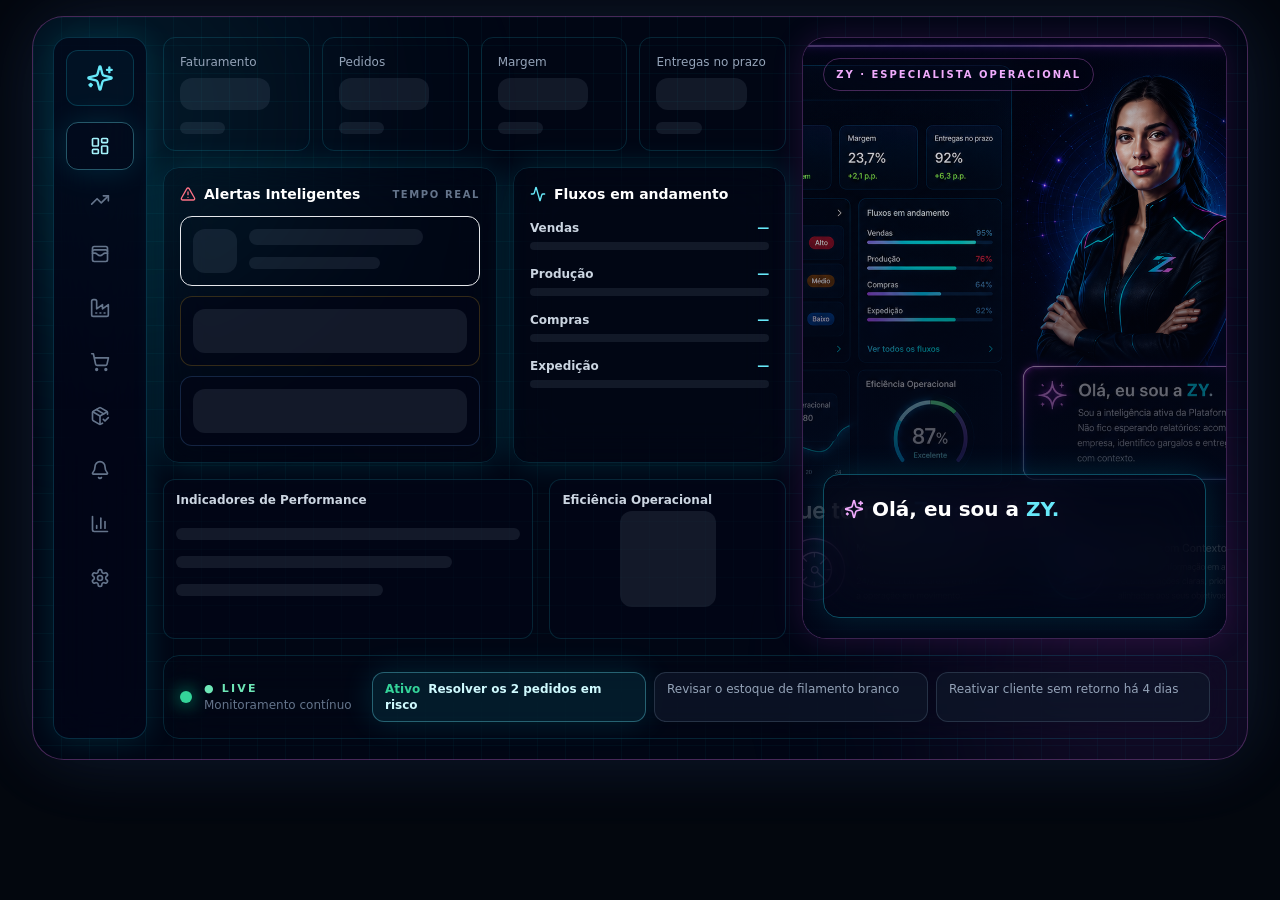
<file: dashboard-viva/index.html>
<!doctype html>
<html lang="pt-BR">
  <head>
    <meta charset="UTF-8" />
    <meta name="viewport" content="width=device-width, initial-scale=1.0" />
    <meta name="theme-color" content="#03070e" />
    <title>Zyvora Labs — Dashboard Viva</title>
    <script type="module" crossorigin src="/dashboard-viva/assets/index-BiE87r6i.js"></script>
    <link rel="stylesheet" crossorigin href="/dashboard-viva/assets/index-CBDlg6F5.css">
  </head>
  <body>
    <div id="root"></div>
  </body>
</html>
</file>
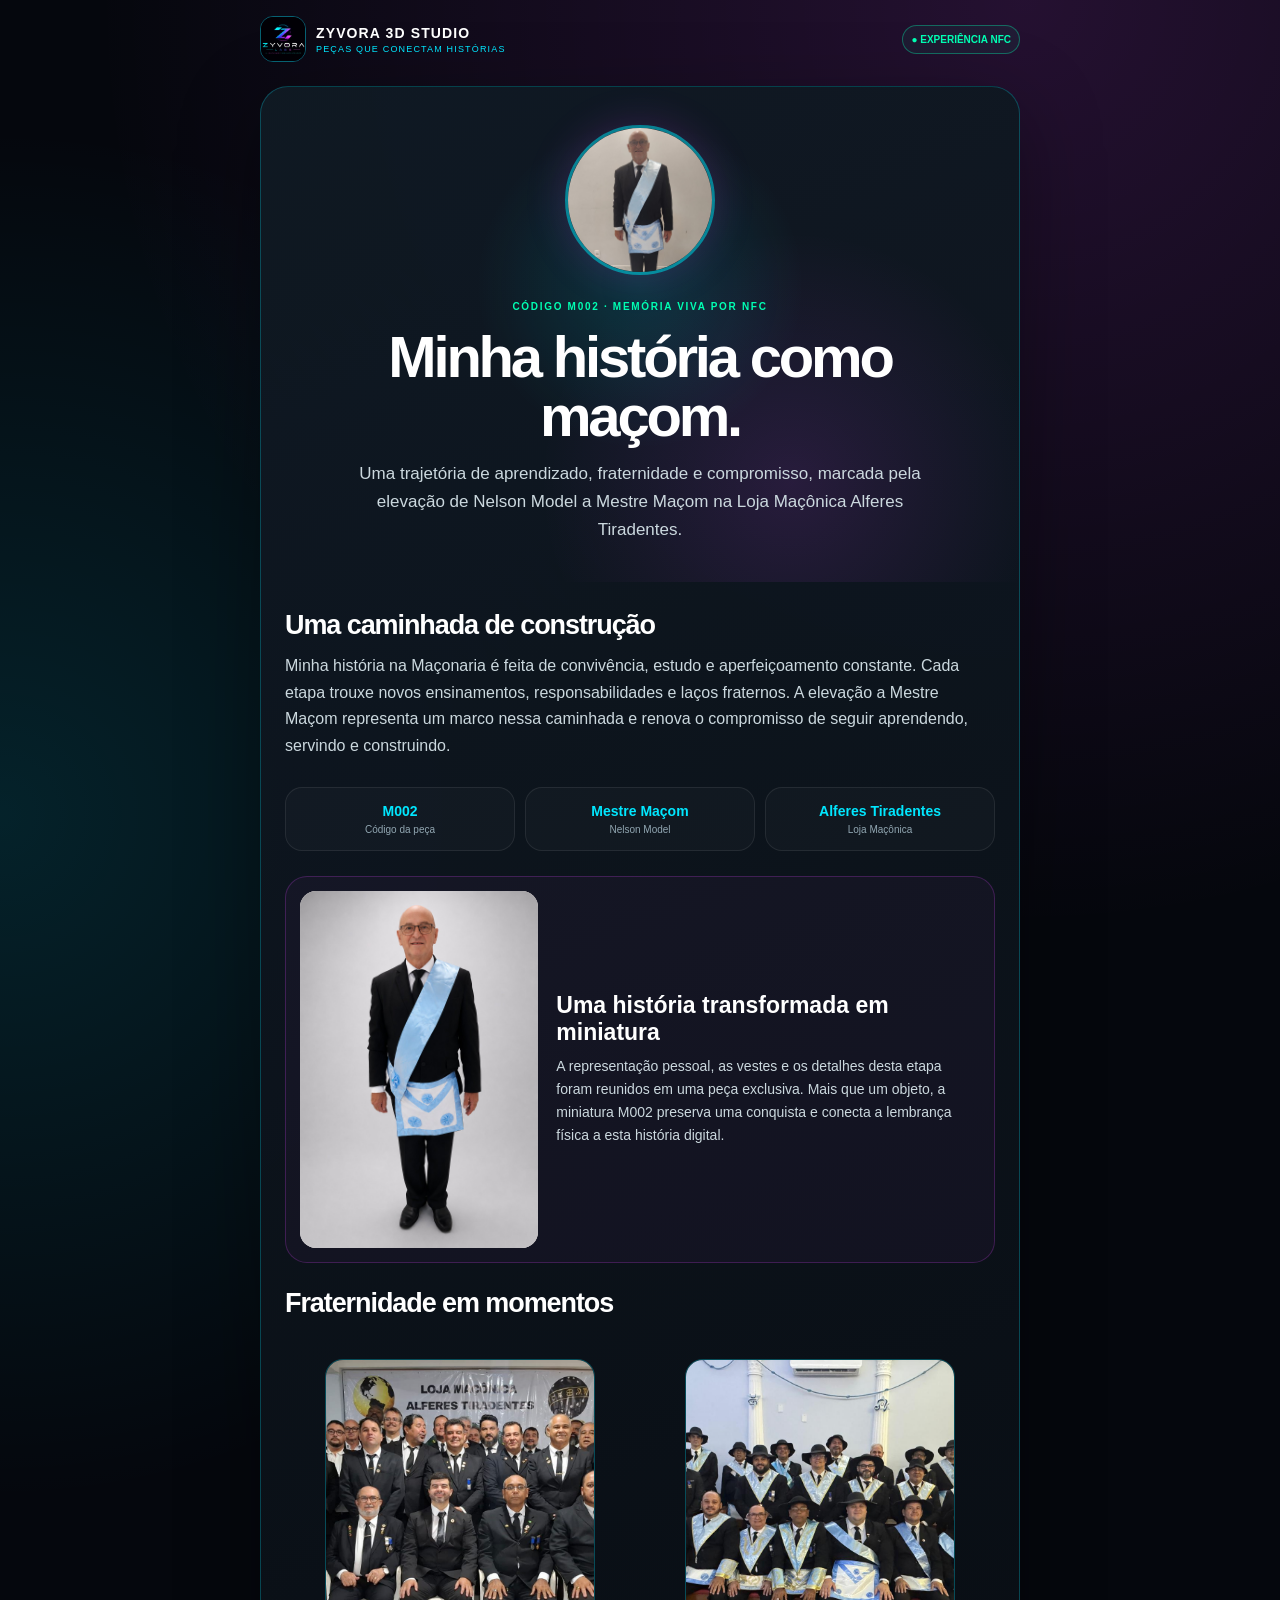
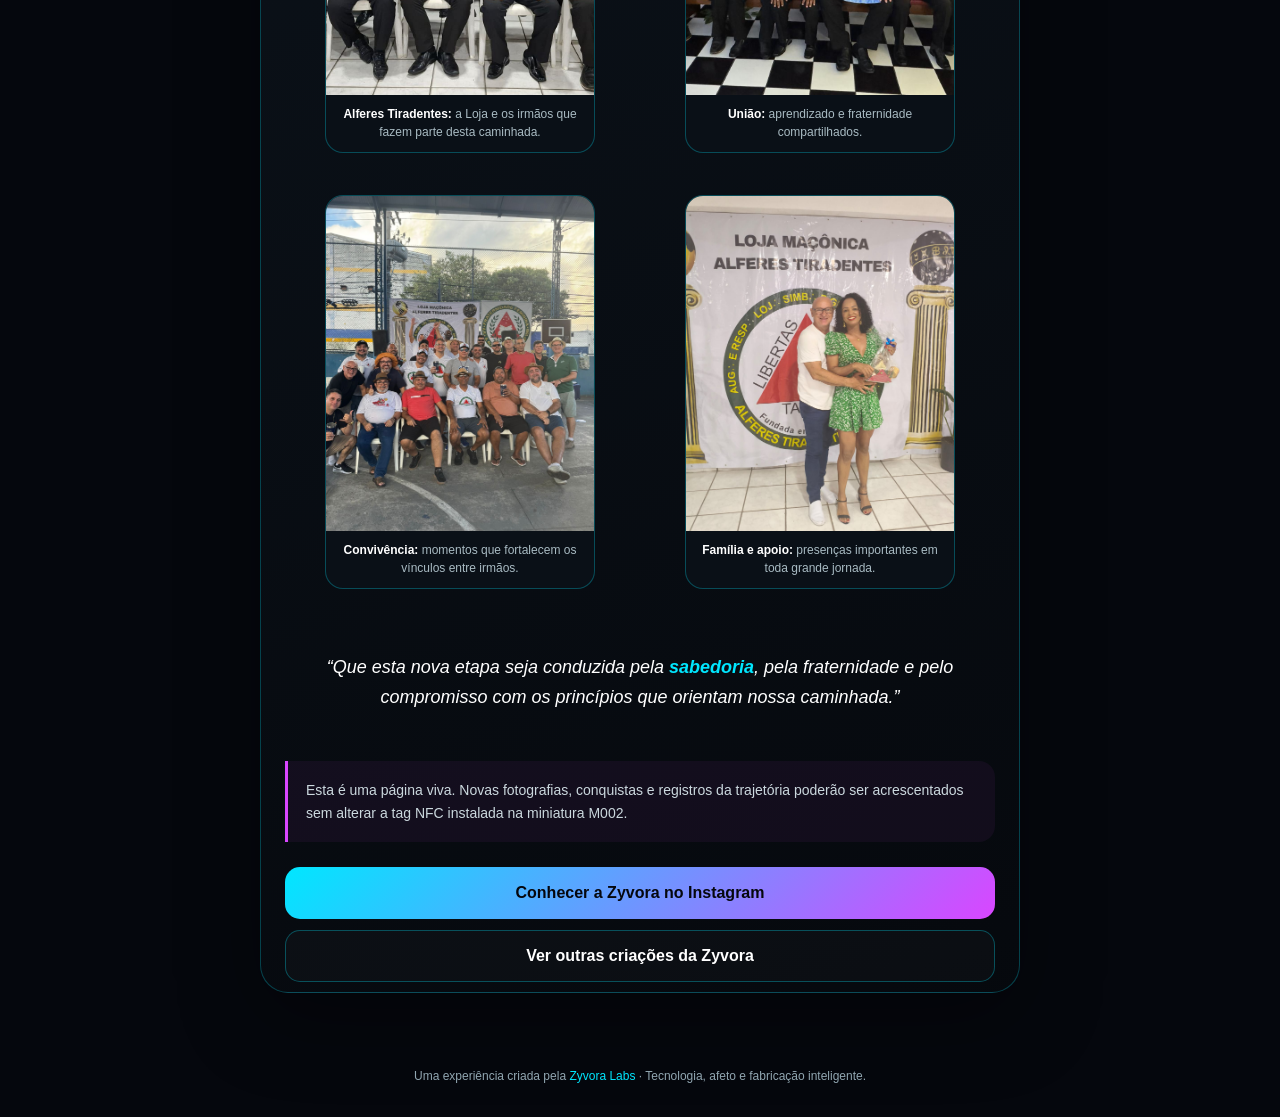
<file: m/m002/index.html>
<!doctype html>
<html lang="pt-BR">
<head>
<meta charset="utf-8">
<meta name="viewport" content="width=device-width,initial-scale=1">
<meta name="theme-color" content="#05070d">
<title>Minha história como maçom | Nelson Model</title>
<meta name="description" content="A trajetória de Nelson Model e sua elevação a Mestre Maçom na Loja Maçônica Alferes Tiradentes.">
<style>
:root{--bg:#05070d;--panel:#0e1720;--line:#203643;--text:#fff;--muted:#cbd8de;--blue:#00e7ff;--mag:#d946ff;--green:#00ffb3}*{box-sizing:border-box}body{margin:0;font-family:Arial,Helvetica,sans-serif;color:var(--text);background:radial-gradient(circle at 80% 0,rgba(217,70,255,.15),transparent 32%),radial-gradient(circle at 0 30%,rgba(0,231,255,.12),transparent 30%),var(--bg)}a{color:inherit}.wrap{width:min(100% - 28px,760px);margin:auto}header{display:flex;align-items:center;justify-content:space-between;gap:14px;padding:16px 0}.brand{display:flex;align-items:center;gap:10px;text-decoration:none}.brand img{width:46px;height:46px;border-radius:13px;object-fit:cover;border:1px solid rgba(0,231,255,.4)}.brand strong,.brand small{display:block}.brand strong{font-size:14px;letter-spacing:.08em}.brand small{color:var(--blue);font-size:9px;letter-spacing:.13em;margin-top:3px}.nfc{color:var(--green);font-size:10px;font-weight:800;border:1px solid rgba(0,255,179,.35);border-radius:999px;padding:8px;background:rgba(0,255,179,.05)}main{padding:8px 0 50px}.card{overflow:hidden;border:1px solid rgba(0,231,255,.25);border-radius:28px;background:linear-gradient(160deg,rgba(16,26,36,.96),rgba(6,9,14,.96));box-shadow:0 24px 80px rgba(0,0,0,.35)}.hero{min-height:310px;display:grid;place-items:center;padding:38px 24px;text-align:center;background:radial-gradient(circle at 50% 40%,rgba(0,231,255,.14),transparent 34%),radial-gradient(circle at 70% 80%,rgba(217,70,255,.13),transparent 38%)}.mark{width:92px;height:92px;display:grid;place-items:center;margin:0 auto 22px;border:1px solid rgba(0,231,255,.4);border-radius:28px;background:linear-gradient(135deg,rgba(0,231,255,.12),rgba(217,70,255,.12));font-size:40px}.eyebrow{color:var(--green);font-size:10px;font-weight:900;letter-spacing:.17em;text-transform:uppercase}h1{font-size:clamp(36px,10vw,58px);line-height:1.02;letter-spacing:-.055em;margin:15px 0}.lead,.content p{color:var(--muted);line-height:1.65}.lead{max-width:590px;margin:auto;font-size:17px}.content{padding:28px 24px 10px}h2{font-size:27px;letter-spacing:-.04em;margin:0 0 12px}.content p{font-size:16px;margin:0}.details{display:grid;grid-template-columns:repeat(3,1fr);gap:10px;margin:24px 0}.detail{padding:15px 10px;border:1px solid rgba(255,255,255,.08);border-radius:17px;background:rgba(255,255,255,.025);text-align:center}.detail strong,.detail span{display:block}.detail strong{color:var(--blue);font-size:14px}.detail span{color:#91a6b1;font-size:10px;margin-top:5px}.gallery{display:grid;grid-template-columns:1.25fr .75fr;grid-template-rows:145px 145px;gap:10px;margin:24px 0}.photo{display:grid;place-items:center;border:1px dashed rgba(0,231,255,.28);border-radius:18px;color:#91a6b1;text-align:center;padding:18px;background:linear-gradient(145deg,rgba(0,231,255,.045),rgba(217,70,255,.035))}.photo:first-child{grid-row:1/3}.photo b,.photo span{display:block}.photo b{color:#fff;margin-bottom:7px}.photo span{font-size:12px;line-height:1.45}.note{margin:25px 0;padding:18px;border-left:3px solid var(--mag);border-radius:0 16px 16px 0;background:rgba(217,70,255,.055);color:var(--muted);font-size:14px;line-height:1.6}.actions{display:grid;gap:11px}.btn{min-height:52px;display:flex;align-items:center;justify-content:center;border-radius:15px;text-decoration:none;font-weight:900;background:linear-gradient(135deg,var(--blue),var(--mag));color:#05070d}.btn.secondary{color:#fff;background:rgba(255,255,255,.025);border:1px solid rgba(0,231,255,.3)}footer{text-align:center;padding:26px 0 34px;color:#91a6b1;font-size:12px}footer a{color:var(--blue);text-decoration:none}@media(max-width:560px){.wrap{width:min(100% - 18px,760px)}.nfc{font-size:8px}.hero{min-height:280px;padding:32px 17px}.content{padding:24px 16px 8px}.details{grid-template-columns:1fr}.gallery{grid-template-columns:1fr;grid-template-rows:none}.photo:first-child{grid-row:auto}.photo{min-height:145px}}
.hero-portrait{width:150px;aspect-ratio:1;border-radius:50%;object-fit:cover;object-position:center 18%;margin:0 auto 22px;border:3px solid rgba(0,231,255,.5);box-shadow:0 0 42px rgba(217,70,255,.18)}.story{margin-bottom:28px!important}.feature{display:grid;grid-template-columns:.72fr 1.28fr;gap:18px;align-items:center;margin:25px 0;padding:14px;border:1px solid rgba(217,70,255,.22);border-radius:22px;background:rgba(217,70,255,.04)}.feature img{width:100%;max-height:370px;object-fit:contain;border-radius:16px;background:#e9e5e2}.feature h3{font-size:23px;margin:0 0 9px}.feature p{font-size:14px}.gallery{grid-template-columns:repeat(2,1fr);grid-template-rows:none}.photo{display:block;padding:0;min-height:0;overflow:hidden;border-style:solid;background:#0a1017}.photo:first-child{grid-row:auto}.photo img{display:block;width:100%;aspect-ratio:4/5;object-fit:cover}.photo figcaption{padding:11px;color:#a9bbc3;font-size:12px;line-height:1.45}.photo b{display:inline;color:#fff;margin:0}.dedication{font-size:18px!important;color:#fff!important;text-align:center;font-style:italic;padding:24px 8px}.dedication strong{color:var(--blue)}@media(max-width:560px){.feature{grid-template-columns:1fr;text-align:center}.feature img{max-height:420px}.gallery{grid-template-columns:1fr 1fr}.photo img{aspect-ratio:3/4}}
</style>
</head>
<body><div class="wrap">
<header><a class="brand" href="../../"><img src="../../Logo-Zyvoralabs.jpeg.jpeg" alt="Logo Zyvora Labs"><span><strong>ZYVORA 3D STUDIO</strong><small>PEÇAS QUE CONECTAM HISTÓRIAS</small></span></a><span class="nfc">● EXPERIÊNCIA NFC</span></header>
<main><article class="card">
<section class="hero"><div><img class="hero-portrait" src="images/nelson-mestre-macom.jpeg" alt="Nelson Model como Mestre Maçom"><div class="eyebrow">Código M002 · Memória viva por NFC</div><h1>Minha história como maçom.</h1><p class="lead">Uma trajetória de aprendizado, fraternidade e compromisso, marcada pela elevação de Nelson Model a Mestre Maçom na Loja Maçônica Alferes Tiradentes.</p></div></section>
<section class="content"><h2>Uma caminhada de construção</h2><p class="story">Minha história na Maçonaria é feita de convivência, estudo e aperfeiçoamento constante. Cada etapa trouxe novos ensinamentos, responsabilidades e laços fraternos. A elevação a Mestre Maçom representa um marco nessa caminhada e renova o compromisso de seguir aprendendo, servindo e construindo.</p>
<div class="details"><div class="detail"><strong>M002</strong><span>Código da peça</span></div><div class="detail"><strong>Mestre Maçom</strong><span>Nelson Model</span></div><div class="detail"><strong>Alferes Tiradentes</strong><span>Loja Maçônica</span></div></div>
<div class="feature"><img src="images/nelson-referencia.jpeg" alt="Representação de Nelson Model usada para a miniatura"><div><h3>Uma história transformada em miniatura</h3><p>A representação pessoal, as vestes e os detalhes desta etapa foram reunidos em uma peça exclusiva. Mais que um objeto, a miniatura M002 preserva uma conquista e conecta a lembrança física a esta história digital.</p></div></div>
<h2>Fraternidade em momentos</h2><div class="gallery"><figure class="photo"><img src="images/alferes-tiradentes.jpeg" alt="Irmãos da Loja Maçônica Alferes Tiradentes"><figcaption><b>Alferes Tiradentes:</b> a Loja e os irmãos que fazem parte desta caminhada.</figcaption></figure><figure class="photo"><img src="images/irmaos-mestres.jpeg" alt="Registro de encontro entre irmãos maçons"><figcaption><b>União:</b> aprendizado e fraternidade compartilhados.</figcaption></figure><figure class="photo"><img src="images/fraternidade.jpeg" alt="Confraternização da Loja Maçônica Alferes Tiradentes"><figcaption><b>Convivência:</b> momentos que fortalecem os vínculos entre irmãos.</figcaption></figure><figure class="photo"><img src="images/familia.jpeg" alt="Nelson em momento de confraternização"><figcaption><b>Família e apoio:</b> presenças importantes em toda grande jornada.</figcaption></figure></div>
<p class="dedication">“Que esta nova etapa seja conduzida pela <strong>sabedoria</strong>, pela fraternidade e pelo compromisso com os princípios que orientam nossa caminhada.”</p>
<div class="note">Esta é uma página viva. Novas fotografias, conquistas e registros da trajetória poderão ser acrescentados sem alterar a tag NFC instalada na miniatura M002.</div>
<div class="actions"><a class="btn" href="https://www.instagram.com/zyvoralabs.io/" target="_blank" rel="noopener">Conhecer a Zyvora no Instagram</a><a class="btn secondary" href="../../catalogo-3d-studio.html">Ver outras criações da Zyvora</a></div></section>
</article></main><footer>Uma experiência criada pela <a href="../../">Zyvora Labs</a> · Tecnologia, afeto e fabricação inteligente.</footer>
</div></body></html>
</file>
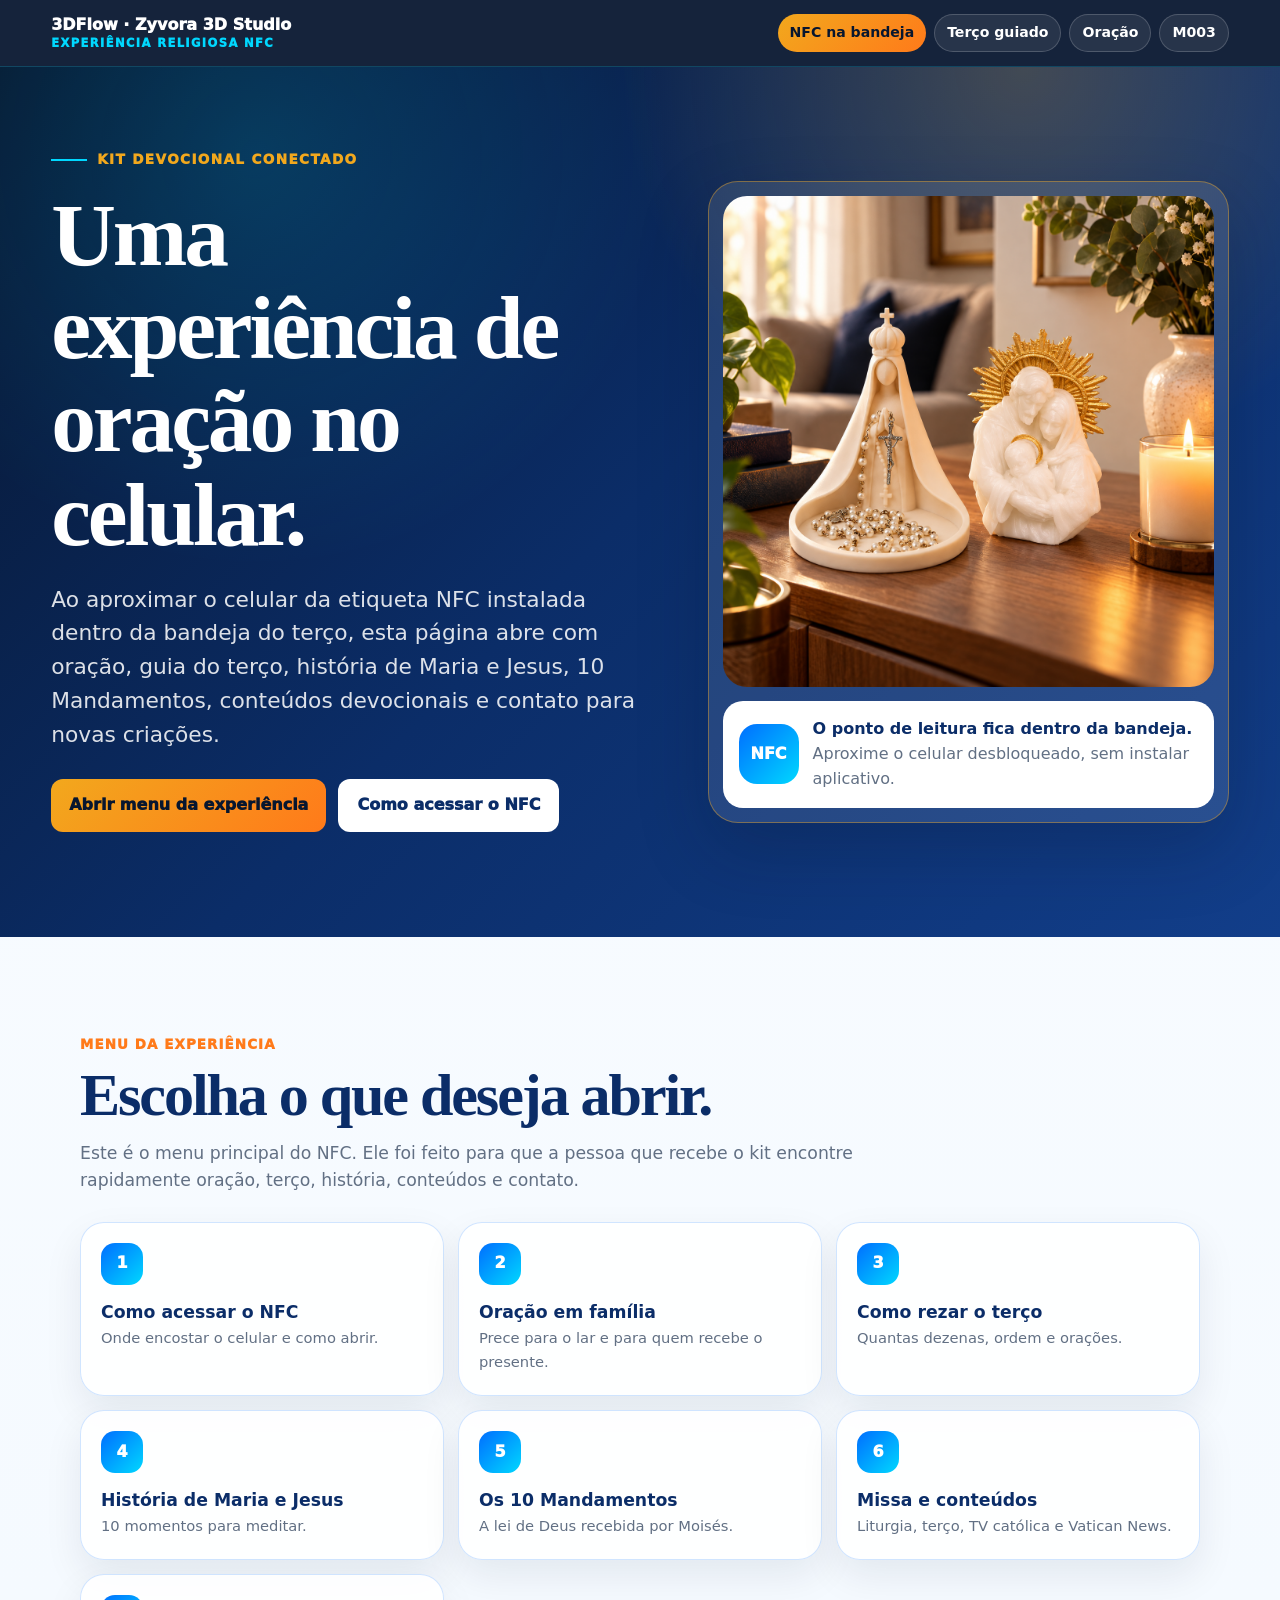
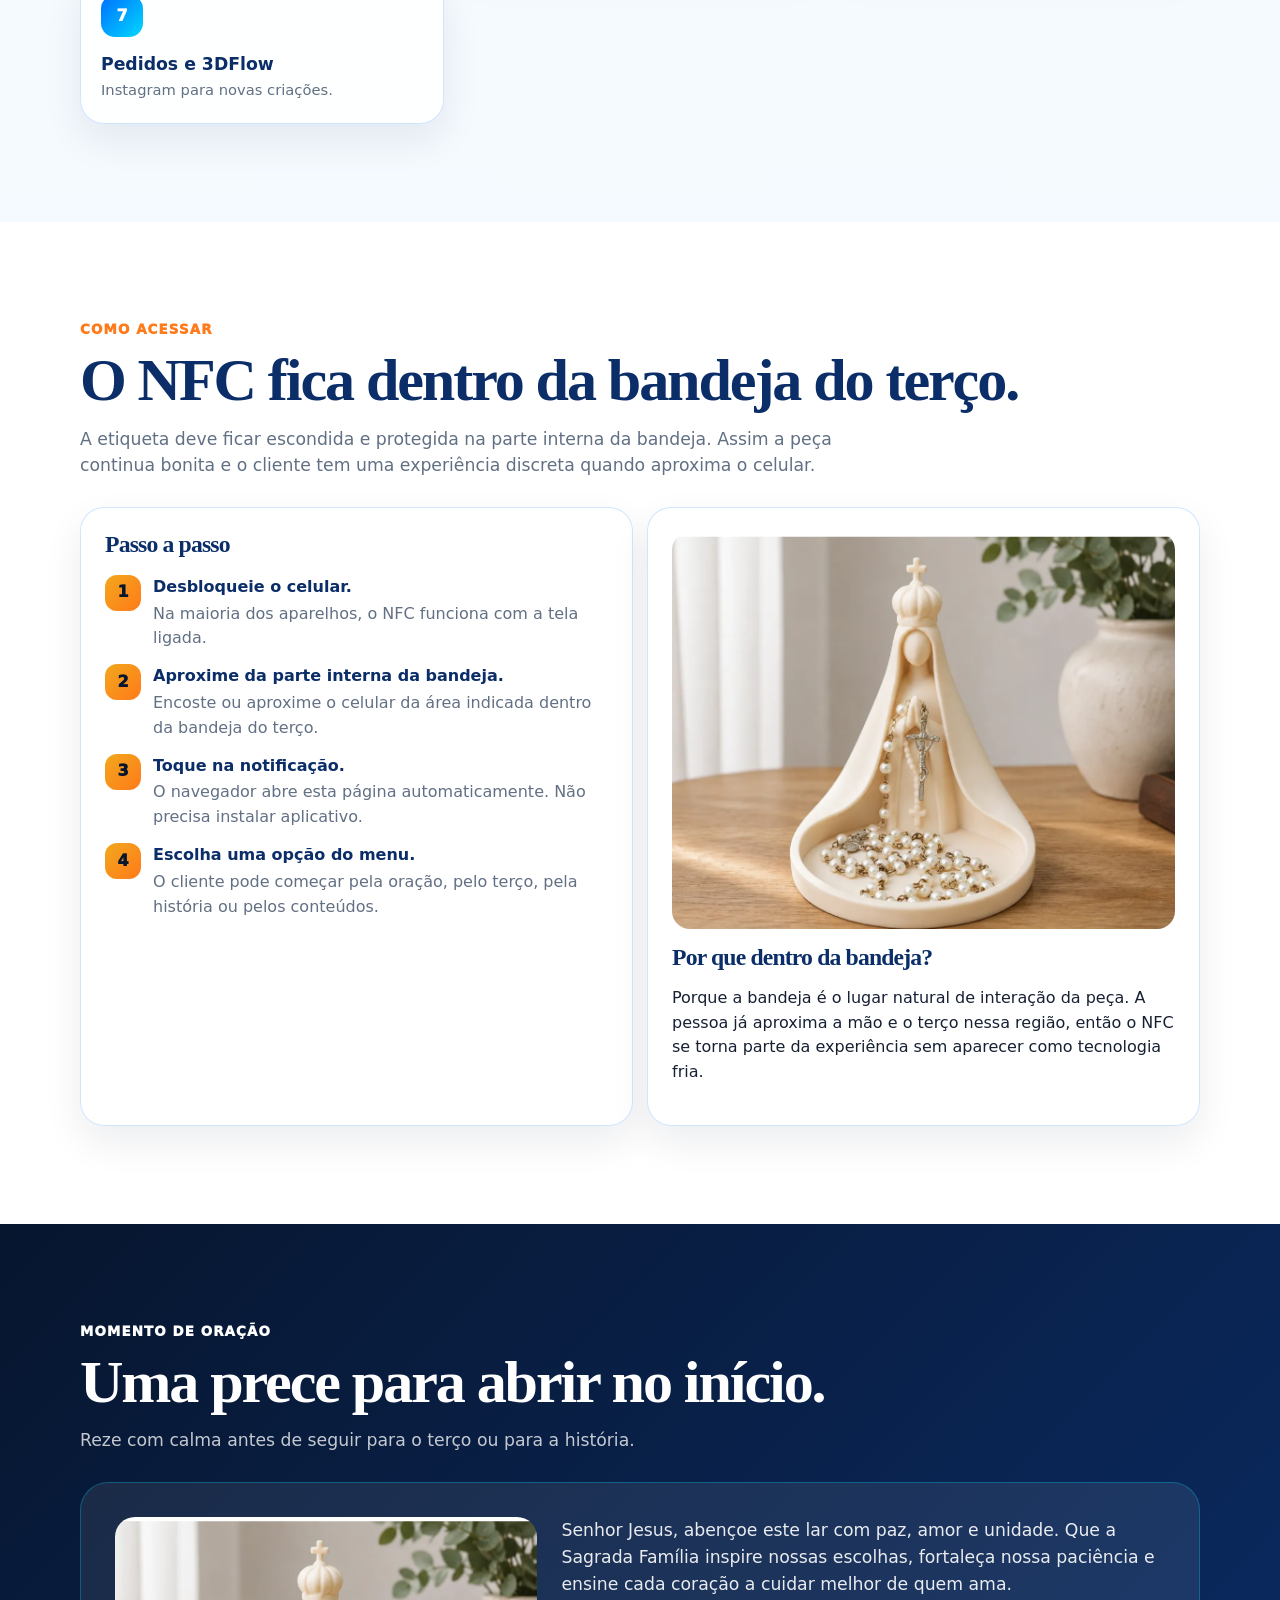
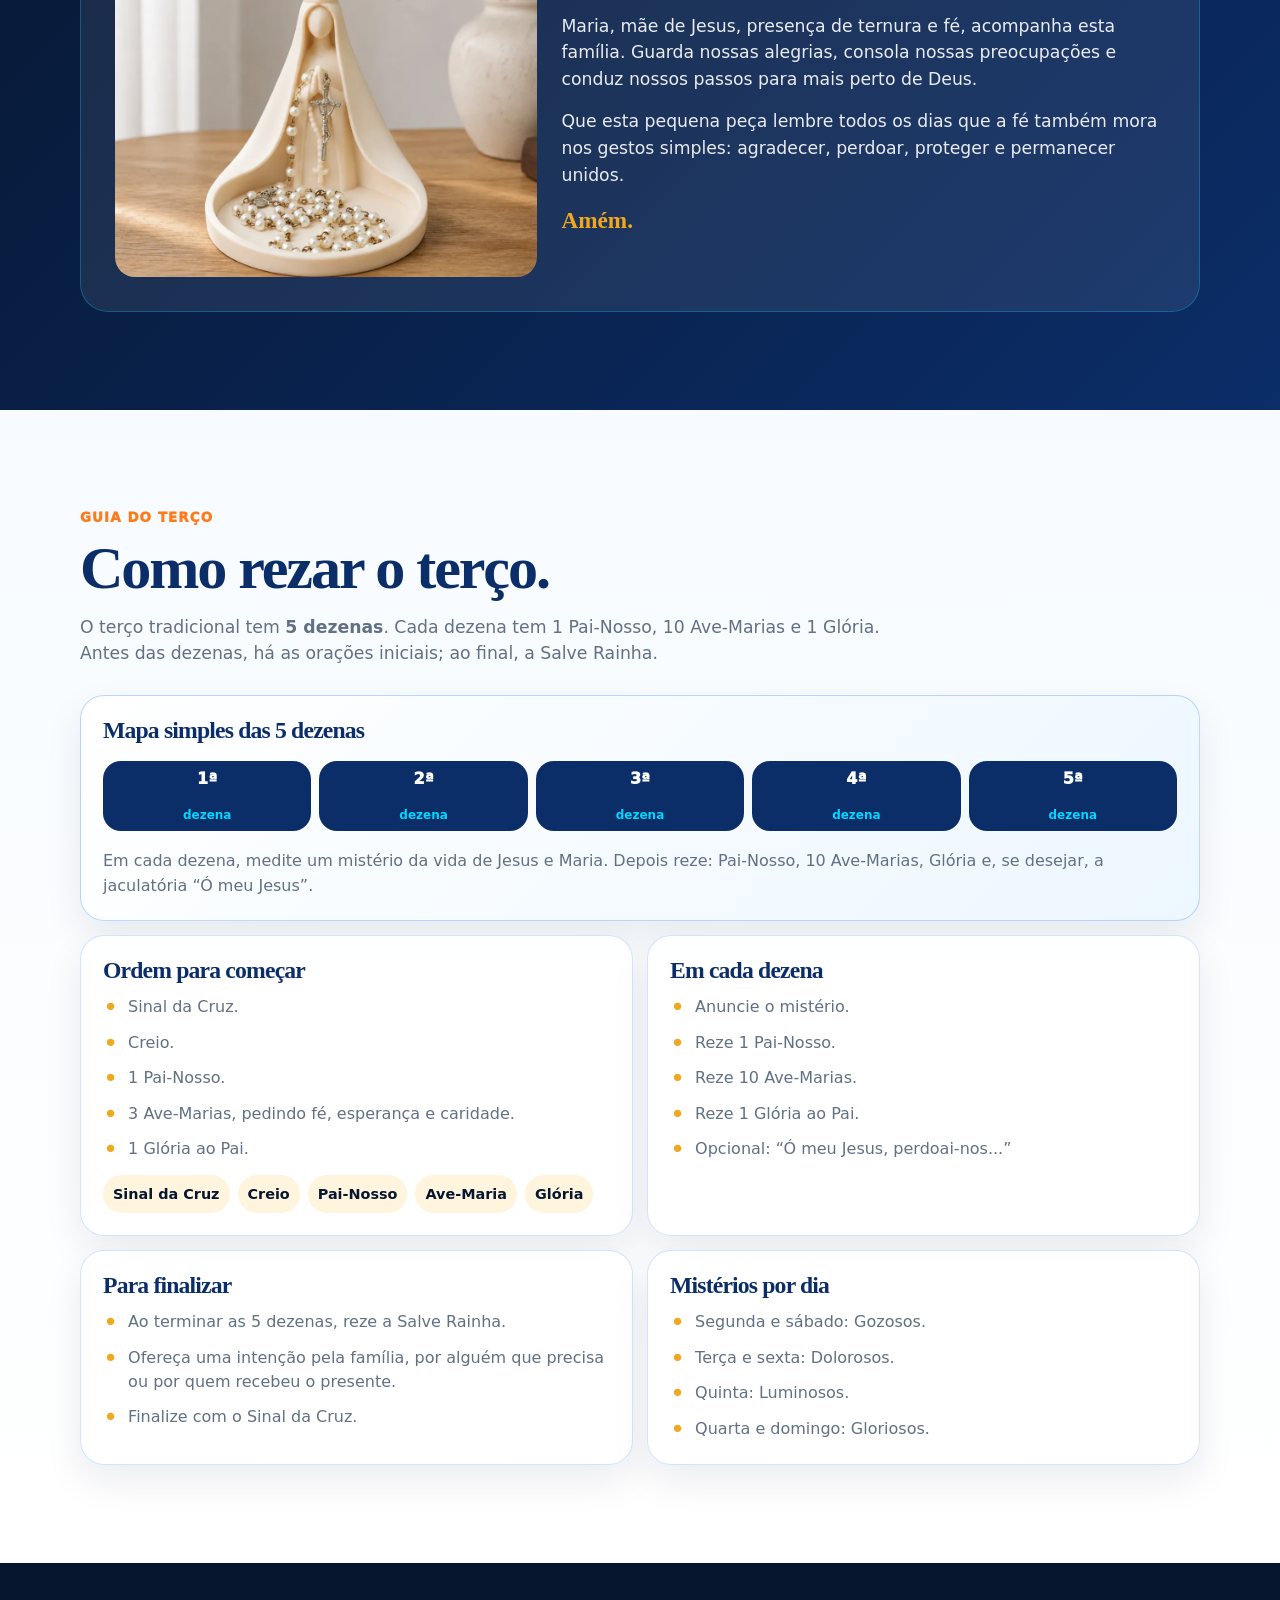
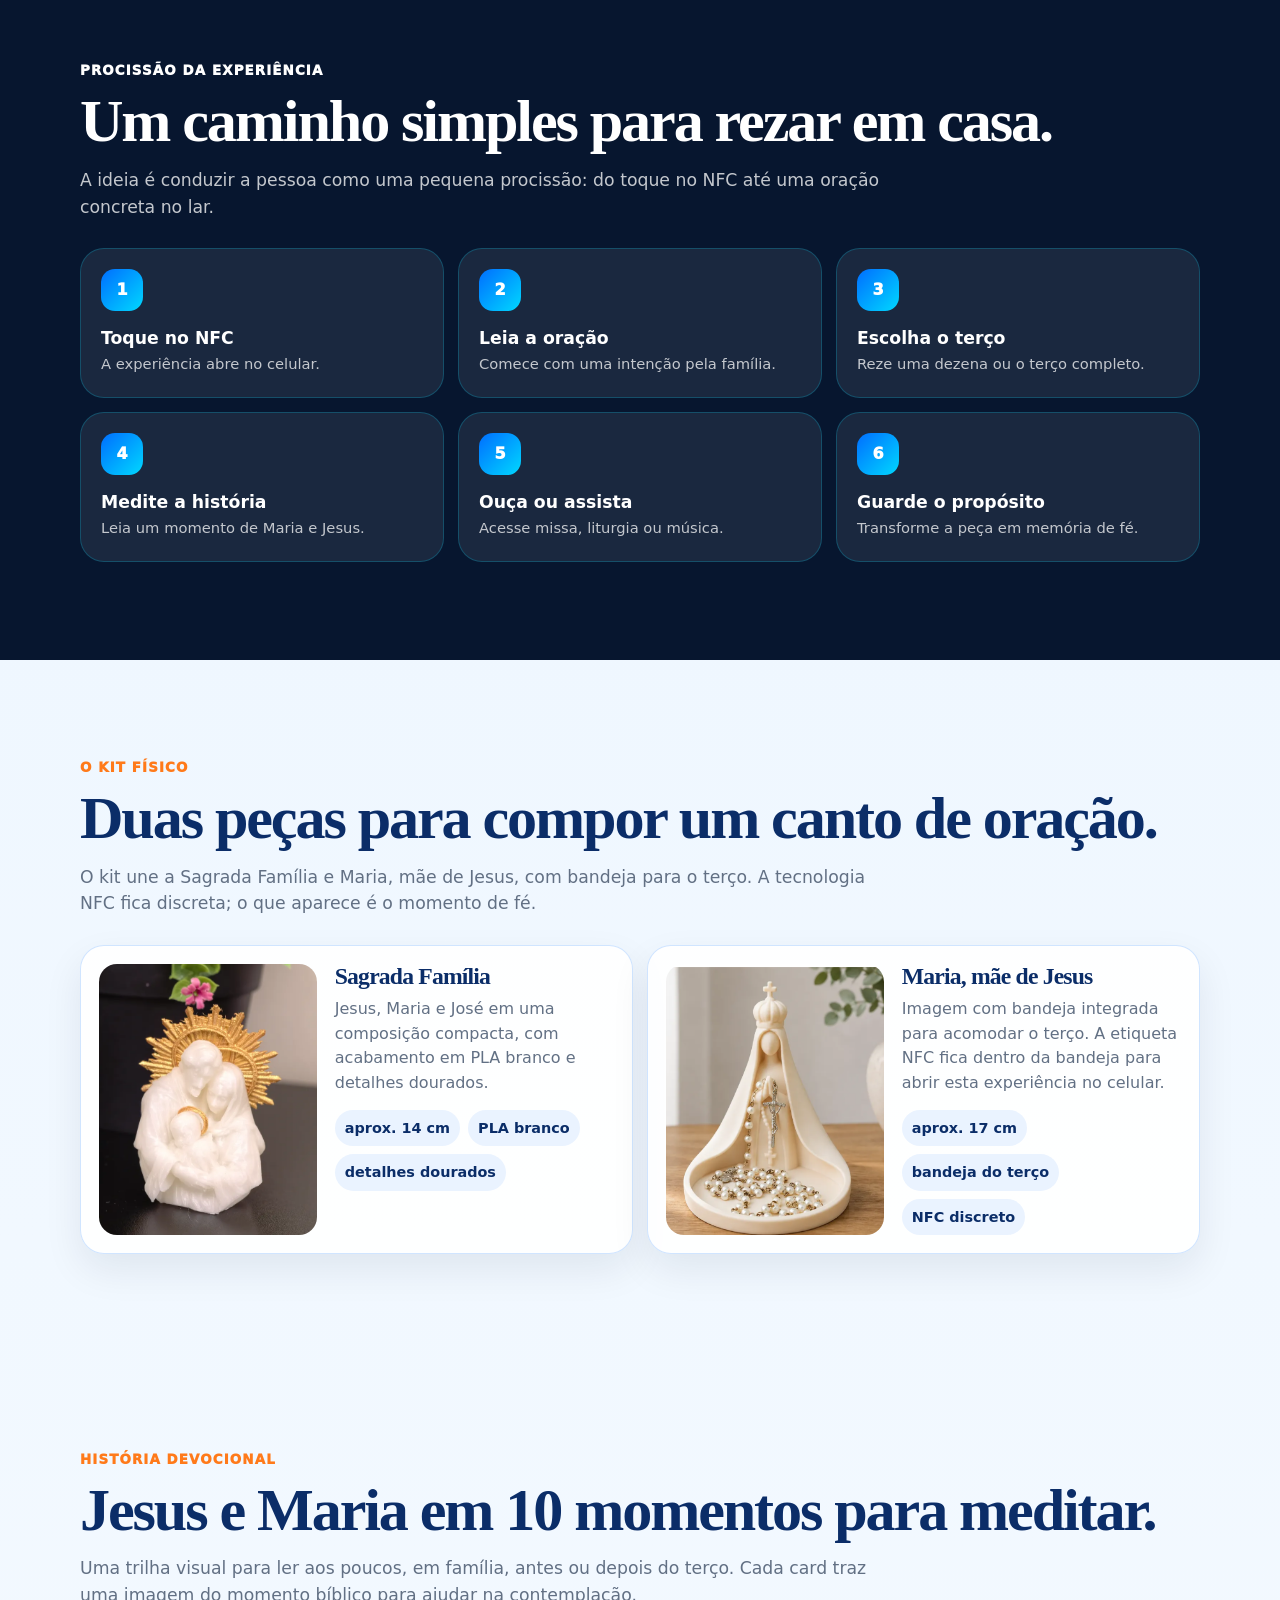
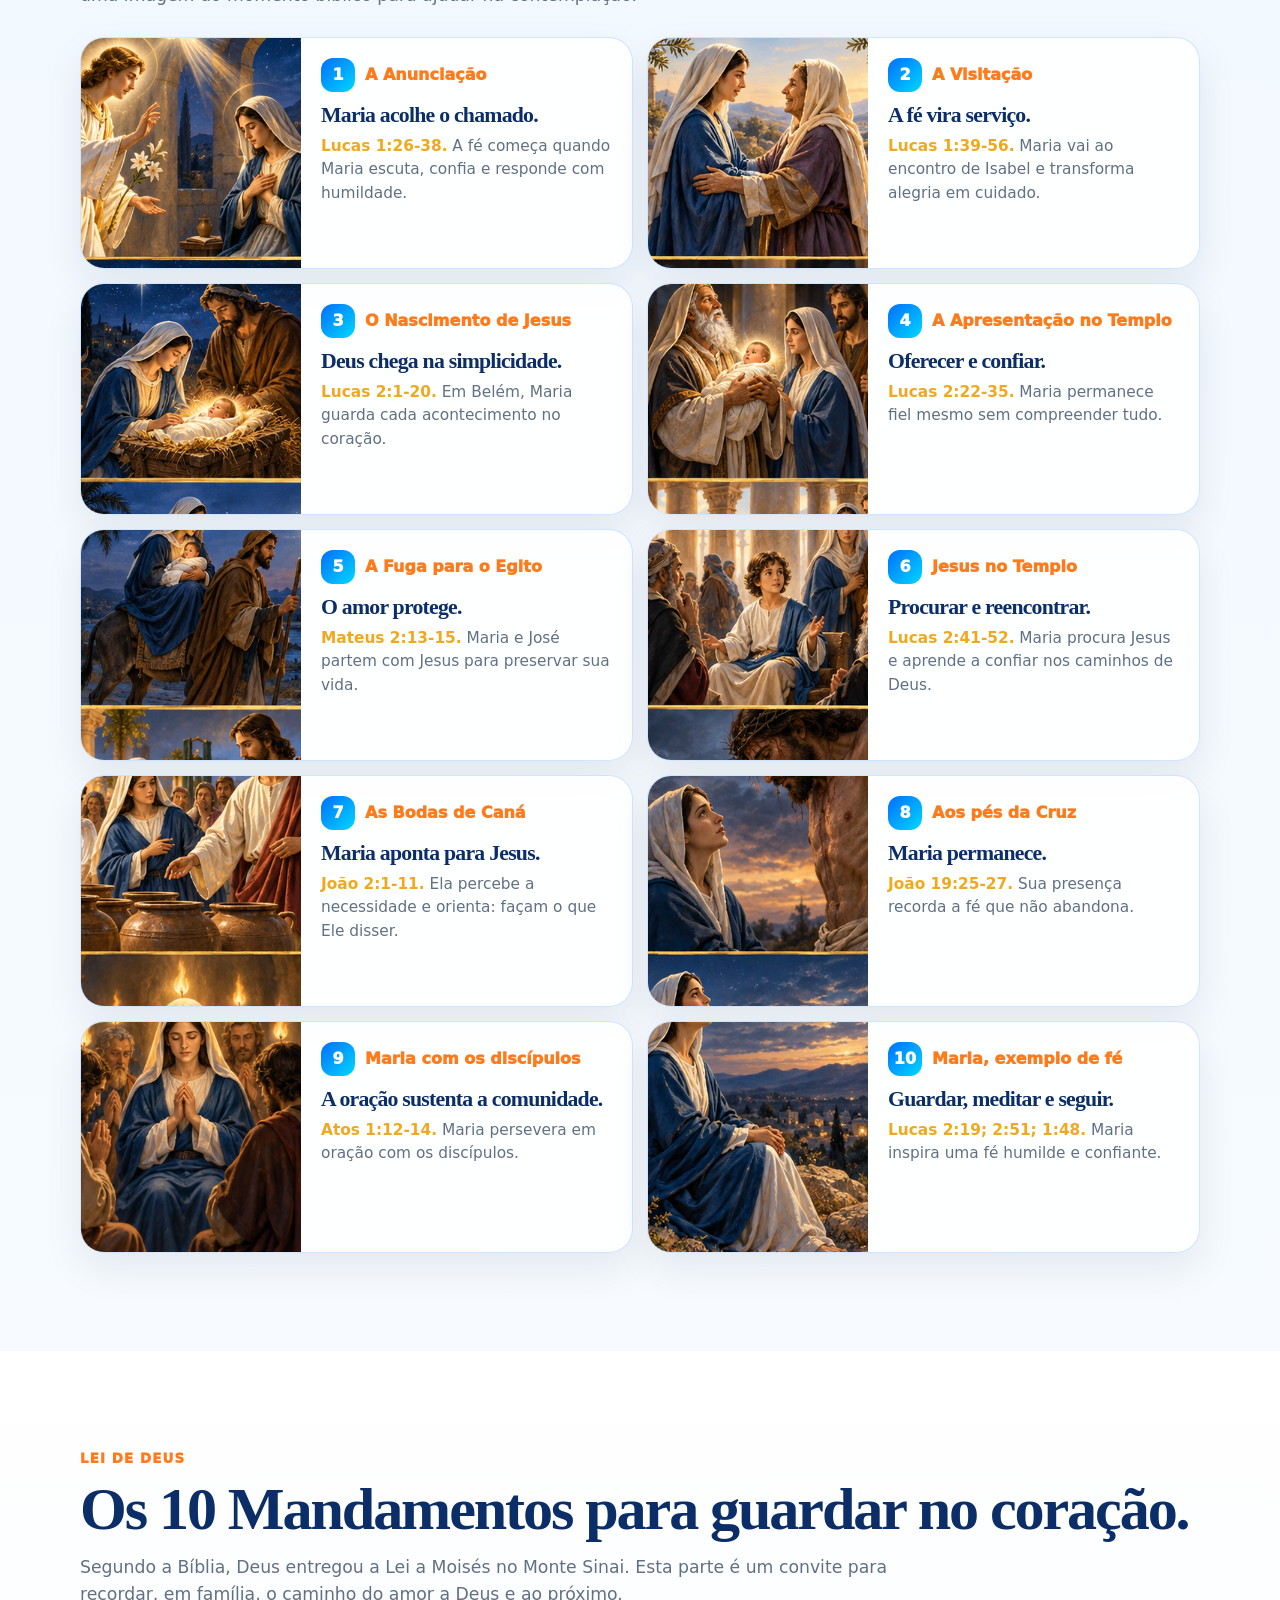
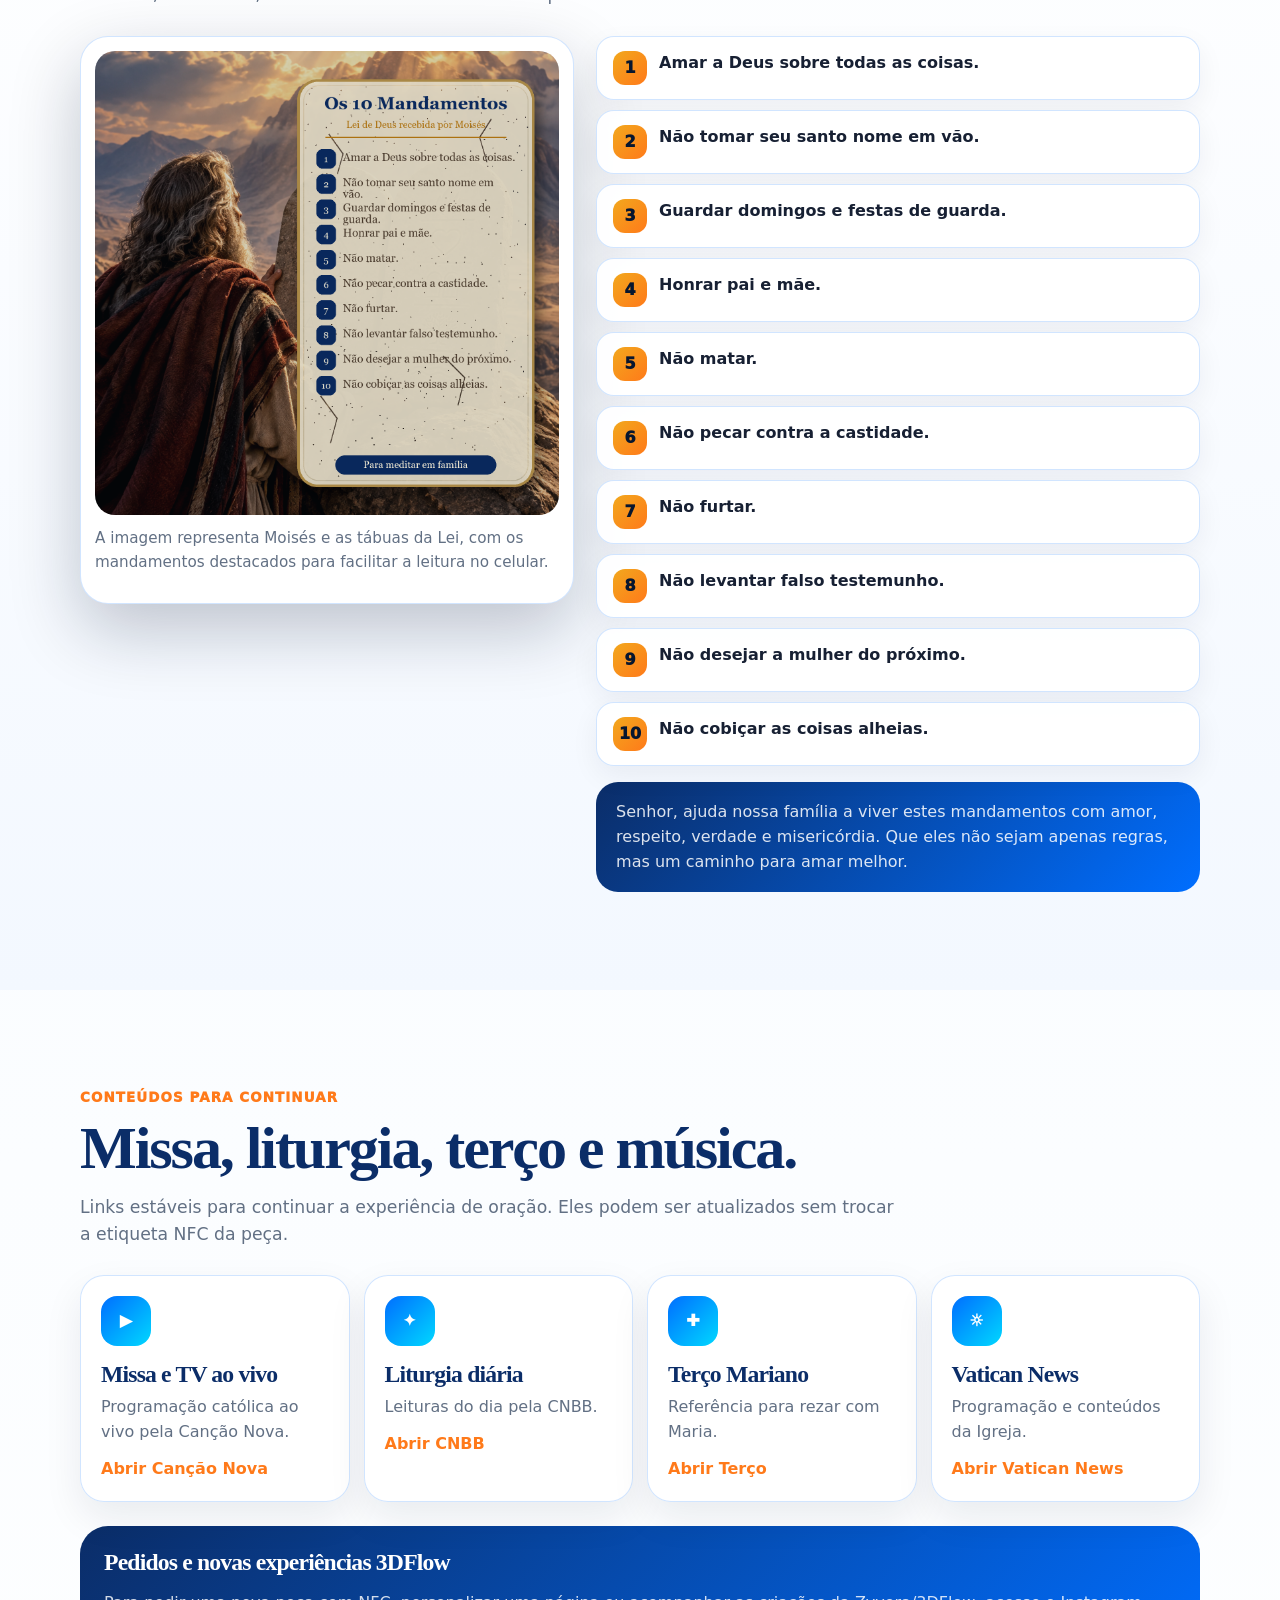
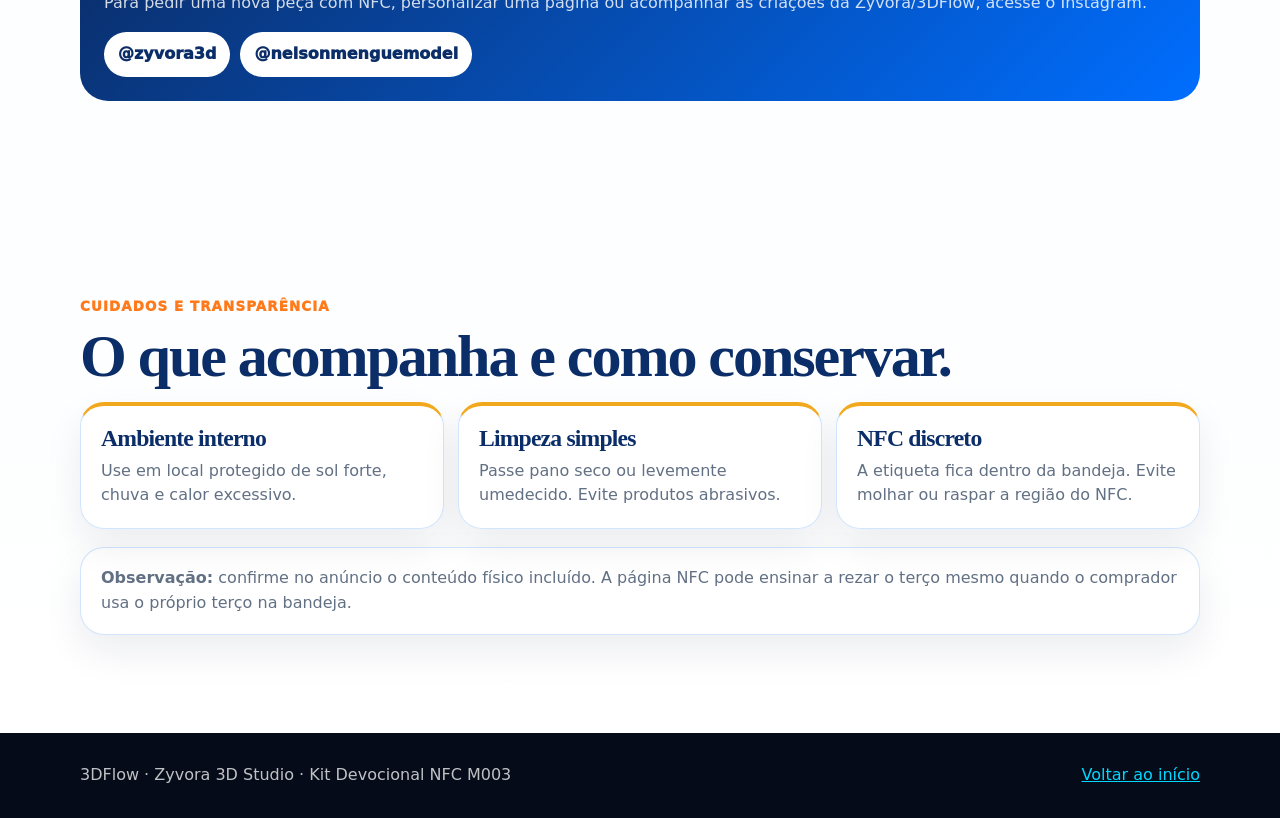
<file: m/m003/index.html>
<!doctype html>
<html lang="pt-BR">
<head>
  <meta charset="utf-8" />
  <meta name="viewport" content="width=device-width, initial-scale=1" />
  <meta name="theme-color" content="#07162f" />
  <title>Kit Devocional NFC | Sagrada Família e Maria, mãe de Jesus</title>
  <meta name="description" content="Experiência NFC do kit devocional: como acessar o NFC na bandeja do terço, oração em família, guia do terço, história de Maria e Jesus, 10 Mandamentos, missa e conteúdos." />
  <style>
    :root{
      --deep:#07162f;
      --navy:#0b2d68;
      --blue:#006eff;
      --cyan:#00d8ff;
      --gold:#f2a81d;
      --orange:#ff7a1a;
      --white:#ffffff;
      --paper:#f7fbff;
      --ink:#172033;
      --muted:#627084;
      --line:rgba(0,110,255,.18);
      --shadow:0 26px 70px rgba(7,22,47,.24);
    }
    *{box-sizing:border-box}
    html{scroll-behavior:smooth}
    body{margin:0;color:var(--ink);background:linear-gradient(180deg,#f9fcff 0%,#edf6ff 46%,#fff 100%);font-family:Inter,ui-sans-serif,system-ui,-apple-system,BlinkMacSystemFont,"Segoe UI",sans-serif;font-size:16px;line-height:1.55}
    img{display:block;max-width:100%}a{color:inherit}.page{overflow:hidden}
    .topbar{position:sticky;top:0;z-index:20;display:flex;align-items:center;justify-content:space-between;gap:14px;padding:14px clamp(16px,4vw,54px);background:rgba(7,22,47,.94);color:#fff;border-bottom:1px solid rgba(0,216,255,.2);backdrop-filter:blur(16px)}
    .brand{display:flex;flex-direction:column;font-weight:1000;line-height:1}.brand small{margin-top:5px;color:var(--cyan);font-size:.72rem;letter-spacing:.12em;text-transform:uppercase}.top-actions{display:flex;gap:8px;overflow-x:auto}.pill{display:inline-flex;align-items:center;min-height:34px;padding:7px 12px;border:1px solid rgba(255,255,255,.18);border-radius:999px;background:rgba(255,255,255,.08);color:#fff;font-size:.88rem;font-weight:900;white-space:nowrap}.pill.gold{background:linear-gradient(135deg,var(--gold),var(--orange));color:var(--deep);border:0}
    .hero{display:grid;grid-template-columns:minmax(0,1fr) minmax(310px,.88fr);gap:clamp(28px,5vw,70px);align-items:center;min-height:calc(100svh - 64px);padding:clamp(34px,6vw,86px) clamp(18px,4vw,56px);background:radial-gradient(circle at 20% 10%,rgba(0,216,255,.16),transparent 32%),radial-gradient(circle at 80% 0,rgba(242,168,29,.24),transparent 30%),linear-gradient(135deg,#07162f 0%,#0b2d68 50%,#123e8a 100%);color:#fff}.hero-copy{max-width:760px}.eyebrow{display:inline-flex;align-items:center;gap:10px;color:var(--gold);font-size:.85rem;font-weight:1000;letter-spacing:.1em;text-transform:uppercase}.eyebrow:before{content:"";width:36px;height:2px;background:var(--cyan)}h1,h2,h3{font-family:Georgia,"Times New Roman",serif;letter-spacing:-.035em;line-height:1.04}h1{margin:18px 0 16px;color:#fff;font-size:clamp(2.75rem,7vw,6.5rem)}h2{margin:0 0 14px;color:var(--navy);font-size:clamp(2rem,4.7vw,4rem)}h3{margin:0 0 8px;color:var(--navy);font-size:1.48rem}.lead{max-width:690px;color:rgba(255,255,255,.86);font-size:clamp(1.08rem,2vw,1.36rem)}
    .hero-actions{display:grid;grid-template-columns:repeat(2,minmax(0,max-content));gap:12px;margin:28px 0}.button{display:inline-flex;align-items:center;justify-content:center;min-height:52px;padding:13px 18px;border-radius:12px;border:1px solid rgba(255,255,255,.22);background:#fff;color:var(--navy);text-decoration:none;font-weight:1000}.button.primary{border:0;background:linear-gradient(135deg,var(--gold),var(--orange));color:var(--deep)}.button.dark{background:var(--deep);color:#fff;border-color:rgba(0,216,255,.3)}
    .hero-card{position:relative;padding:14px;border:1px solid rgba(242,168,29,.42);border-radius:30px;background:rgba(255,255,255,.1);box-shadow:var(--shadow)}.hero-card img{width:100%;aspect-ratio:1/1;border-radius:24px;object-fit:cover}.nfc-strip{display:grid;grid-template-columns:auto 1fr;gap:14px;align-items:center;margin-top:14px;padding:16px;border-radius:20px;background:#fff;color:var(--ink)}.nfc-symbol{display:grid;place-items:center;width:60px;height:60px;border-radius:18px;background:linear-gradient(135deg,var(--blue),var(--cyan));color:#fff;font-weight:1000}.nfc-strip strong{display:block;color:var(--navy)}.nfc-strip span{color:var(--muted)}
    section{padding:clamp(50px,8vw,98px) clamp(18px,4vw,56px)}.section-inner{width:min(1120px,100%);margin:0 auto}.section-kicker{margin:0 0 8px;color:var(--orange);font-size:.84rem;font-weight:1000;letter-spacing:.08em;text-transform:uppercase}.section-lead{max-width:820px;margin:0 0 28px;color:var(--muted);font-size:1.08rem}.menu-grid,.access-grid,.product-grid,.rosary-grid,.story-grid,.content-grid,.care-grid{display:grid;gap:14px}.menu-grid{grid-template-columns:repeat(3,minmax(0,1fr))}.menu-card,.access-card,.product-item,.rosary-card,.story-card,.content-card,.care-card,.note-box{border:1px solid var(--line);border-radius:24px;background:rgba(255,255,255,.88);box-shadow:0 16px 38px rgba(7,22,47,.08)}.menu-card{min-height:150px;padding:20px;text-decoration:none}.menu-card span{display:inline-grid;place-items:center;width:42px;height:42px;margin-bottom:14px;border-radius:14px;background:linear-gradient(135deg,var(--blue),var(--cyan));color:#fff;font-weight:1000}.menu-card strong{display:block;color:var(--navy);font-size:1.08rem}.menu-card small{color:var(--muted);font-size:.92rem}
    .access-section{background:#fff}.access-grid{grid-template-columns:1fr 1fr}.access-card{padding:24px}.steps{counter-reset:step;display:grid;gap:13px;margin-top:18px}.step{counter-increment:step;display:grid;grid-template-columns:auto 1fr;gap:12px;align-items:start}.step:before{content:counter(step);display:grid;place-items:center;width:36px;height:36px;border-radius:12px;background:linear-gradient(135deg,var(--gold),var(--orange));color:var(--deep);font-weight:1000}.step strong{display:block;color:var(--navy)}.step p{margin:2px 0 0;color:var(--muted)}
    .prayer-section{background:linear-gradient(135deg,#07162f,#0b2d68);color:#fff}.prayer-section h2,.prayer-section .section-kicker{color:#fff}.prayer-section .section-lead{color:rgba(255,255,255,.76)}.prayer-box{display:grid;grid-template-columns:.7fr 1fr;gap:24px;align-items:stretch;padding:clamp(18px,4vw,34px);border:1px solid rgba(0,216,255,.28);border-radius:28px;background:rgba(255,255,255,.08)}.prayer-box img{width:100%;height:100%;min-height:360px;border-radius:20px;object-fit:cover}.prayer-text p{margin:0 0 15px;color:rgba(255,255,255,.9);font-size:1.08rem}.amen{color:var(--gold)!important;font-family:Georgia,"Times New Roman",serif;font-size:1.45rem!important;font-weight:900}
    .product-grid{grid-template-columns:repeat(2,minmax(0,1fr))}.product-item{display:grid;grid-template-columns:minmax(170px,.78fr) minmax(0,1fr);gap:18px;padding:18px}.product-item img{width:100%;height:100%;min-height:260px;border-radius:18px;object-fit:cover}.tags{display:flex;flex-wrap:wrap;gap:8px;margin-top:14px}.tags span{padding:7px 10px;border-radius:999px;background:#eaf3ff;color:var(--navy);font-size:.9rem;font-weight:900}
    .rosary-section{background:linear-gradient(180deg,#f7fbff,#fff)}.rosary-grid{grid-template-columns:repeat(2,minmax(0,1fr))}.rosary-card{padding:22px}.rosary-card.featured{grid-column:1/-1;background:linear-gradient(135deg,#fff,#edf7ff);border-color:rgba(0,110,255,.26)}.decade-map{display:grid;grid-template-columns:repeat(5,1fr);gap:8px;margin:18px 0}.bead{display:grid;place-items:center;min-height:70px;border-radius:18px;background:var(--navy);color:#fff;text-align:center;font-weight:1000}.bead small{display:block;color:var(--cyan);font-size:.75rem;font-weight:900}.rosary-card p,.story-card p,.content-card p,.care-card p,.product-item p,.note-box p{margin:0;color:var(--muted)}.rosary-list{display:grid;gap:10px;margin:12px 0 0;padding:0;list-style:none}.rosary-list li{display:grid;grid-template-columns:auto 1fr;gap:10px;color:var(--muted)}.rosary-list li:before{content:"•";color:var(--gold);font-size:1.6rem;line-height:1}.prayer-names{display:flex;flex-wrap:wrap;gap:8px;margin-top:12px}.prayer-names span{padding:8px 10px;border-radius:999px;background:#fff4dd;color:var(--deep);font-size:.9rem;font-weight:900}
    .procession{background:var(--deep);color:#fff}.procession h2,.procession .section-kicker{color:#fff}.procession .section-lead{color:rgba(255,255,255,.76)}.procession .menu-card{background:rgba(255,255,255,.08);border-color:rgba(0,216,255,.22);box-shadow:none}.procession .menu-card strong{color:#fff}.procession .menu-card small{color:rgba(255,255,255,.74)}
    .story-grid{grid-template-columns:repeat(2,minmax(0,1fr))}.story-card{padding:20px}.chapter{display:inline-flex;align-items:center;gap:10px;margin-bottom:12px;color:var(--orange);font-weight:1000}.chapter span{display:grid;place-items:center;width:34px;height:34px;border-radius:12px;background:linear-gradient(135deg,var(--blue),var(--cyan));color:#fff}.reference{color:var(--gold);font-weight:900}
    .content-grid{grid-template-columns:repeat(4,minmax(0,1fr))}.content-card{padding:20px;text-decoration:none;min-height:220px}.icon{display:grid;place-items:center;width:50px;height:50px;margin-bottom:16px;border-radius:16px;background:linear-gradient(135deg,var(--blue),var(--cyan));color:#fff;font-weight:1000}.content-card strong,.care-card strong{color:var(--navy)}.content-card em{display:block;margin-top:12px;color:var(--orange);font-style:normal;font-weight:900}.care-grid{grid-template-columns:repeat(3,minmax(0,1fr))}.care-card{padding:20px;border-top:4px solid var(--gold)}.note-box{margin-top:18px;padding:18px 20px;background:#fff}.contact-box{margin-top:24px;padding:24px;border-radius:28px;background:linear-gradient(135deg,var(--navy),var(--blue));color:#fff}.contact-box h3{color:#fff}.contact-box p{color:rgba(255,255,255,.82)}.contact-links{display:flex;flex-wrap:wrap;gap:10px;margin-top:14px}.contact-links a{display:inline-flex;align-items:center;min-height:44px;padding:10px 14px;border-radius:999px;background:#fff;color:var(--navy);font-weight:1000;text-decoration:none}.footer{padding:30px clamp(18px,4vw,56px);background:#050b18;color:rgba(255,255,255,.75)}.footer-inner{width:min(1120px,100%);margin:0 auto;display:flex;justify-content:space-between;gap:14px;flex-wrap:wrap}.footer a{color:var(--cyan)}

    /* historia visual */
    .story-card{overflow:hidden;display:grid;grid-template-columns:220px minmax(0,1fr);gap:0;padding:0;min-height:230px}
    .story-card img{width:100%;height:100%;min-height:230px;object-fit:cover}
    .story-content{padding:20px 20px 22px}
    .story-content h3{font-size:1.36rem}
    .story-card p{font-size:.96rem}

    .commandments-section{background:linear-gradient(180deg,#fff,#f3f8ff)}
    .commandments-layout{display:grid;grid-template-columns:minmax(280px,.9fr) minmax(0,1.1fr);gap:22px;align-items:start}
    .commandments-visual{border:1px solid var(--line);border-radius:28px;background:#fff;padding:14px;box-shadow:var(--shadow)}
    .commandments-visual img{width:100%;border-radius:20px;display:block;object-fit:cover}
    .commandments-note{margin-top:12px;color:var(--muted);font-size:.95rem}
    .commandments-list{counter-reset:commandment;display:grid;gap:10px;margin:0;padding:0;list-style:none}
    .commandments-list li{counter-increment:commandment;display:grid;grid-template-columns:auto 1fr;gap:12px;align-items:start;padding:14px 16px;border:1px solid var(--line);border-radius:18px;background:rgba(255,255,255,.92);box-shadow:0 10px 28px rgba(7,22,47,.06);color:var(--ink);font-weight:800}
    .commandments-list li:before{content:counter(commandment);display:grid;place-items:center;width:34px;height:34px;border-radius:12px;background:linear-gradient(135deg,var(--gold),var(--orange));color:var(--deep);font-weight:1000}
    .commandments-prayer{margin-top:16px;padding:18px 20px;border-radius:22px;background:linear-gradient(135deg,var(--navy),var(--blue));color:#fff}
    .commandments-prayer p{margin:0;color:rgba(255,255,255,.86)}

    @media(max-width:640px){.story-card{grid-template-columns:1fr}.story-card img{height:220px;min-height:0}.story-content{padding:18px}}

    @media(max-width:980px){.hero,.prayer-box,.access-grid,.commandments-layout{grid-template-columns:1fr}.menu-grid,.content-grid,.care-grid{grid-template-columns:repeat(2,minmax(0,1fr))}.product-grid,.rosary-grid,.story-grid{grid-template-columns:1fr}.rosary-card.featured{grid-column:auto}}
    @media(max-width:640px){.topbar{align-items:flex-start;flex-direction:column}.hero-actions,.menu-grid,.content-grid,.care-grid,.product-item{grid-template-columns:1fr}.button{width:100%}.product-item img,.prayer-box img{min-height:280px}.decade-map{grid-template-columns:1fr}.hero{min-height:auto}.top-actions{width:100%}}
  </style>
</head>
<body>
<div class="page">
  <header class="topbar" aria-label="Topo da página">
    <div class="brand">3DFlow · Zyvora 3D Studio<small>experiência religiosa NFC</small></div>
    <div class="top-actions" aria-label="Resumo do kit"><span class="pill gold">NFC na bandeja</span><span class="pill">Terço guiado</span><span class="pill">Oração</span><span class="pill">M003</span></div>
  </header>

  <main>
    <section class="hero" id="inicio">
      <div class="hero-copy">
        <span class="eyebrow">Kit devocional conectado</span>
        <h1>Uma experiência de oração no celular.</h1>
        <p class="lead">Ao aproximar o celular da etiqueta NFC instalada dentro da bandeja do terço, esta página abre com oração, guia do terço, história de Maria e Jesus, 10 Mandamentos, conteúdos devocionais e contato para novas criações.</p>
        <div class="hero-actions"><a class="button primary" href="#menu">Abrir menu da experiência</a><a class="button" href="#nfc">Como acessar o NFC</a></div>
      </div>
      <div class="hero-card" aria-label="Ambiente de oração com o kit NFC"><img src="assets/ambiente-oracao-sala-vela.png" alt="Kit devocional em sala com vela acesa e ambiente de oração"><div class="nfc-strip"><div class="nfc-symbol">NFC</div><div><strong>O ponto de leitura fica dentro da bandeja.</strong><span>Aproxime o celular desbloqueado, sem instalar aplicativo.</span></div></div></div>
    </section>

    <section id="menu">
      <div class="section-inner">
        <p class="section-kicker">Menu da experiência</p><h2>Escolha o que deseja abrir.</h2><p class="section-lead">Este é o menu principal do NFC. Ele foi feito para que a pessoa que recebe o kit encontre rapidamente oração, terço, história, conteúdos e contato.</p>
        <div class="menu-grid">
          <a class="menu-card" href="#nfc"><span>1</span><strong>Como acessar o NFC</strong><small>Onde encostar o celular e como abrir.</small></a>
          <a class="menu-card" href="#oracao"><span>2</span><strong>Oração em família</strong><small>Prece para o lar e para quem recebe o presente.</small></a>
          <a class="menu-card" href="#terco"><span>3</span><strong>Como rezar o terço</strong><small>Quantas dezenas, ordem e orações.</small></a>
          <a class="menu-card" href="#historia"><span>4</span><strong>História de Maria e Jesus</strong><small>10 momentos para meditar.</small></a>
          <a class="menu-card" href="#mandamentos"><span>5</span><strong>Os 10 Mandamentos</strong><small>A lei de Deus recebida por Moisés.</small></a>
          <a class="menu-card" href="#conteudos"><span>6</span><strong>Missa e conteúdos</strong><small>Liturgia, terço, TV católica e Vatican News.</small></a>
          <a class="menu-card" href="#contato"><span>7</span><strong>Pedidos e 3DFlow</strong><small>Instagram para novas criações.</small></a>
        </div>
      </div>
    </section>

    <section class="access-section" id="nfc">
      <div class="section-inner">
        <p class="section-kicker">Como acessar</p><h2>O NFC fica dentro da bandeja do terço.</h2><p class="section-lead">A etiqueta deve ficar escondida e protegida na parte interna da bandeja. Assim a peça continua bonita e o cliente tem uma experiência discreta quando aproxima o celular.</p>
        <div class="access-grid">
          <article class="access-card"><h3>Passo a passo</h3><div class="steps"><div class="step"><div><strong>Desbloqueie o celular.</strong><p>Na maioria dos aparelhos, o NFC funciona com a tela ligada.</p></div></div><div class="step"><div><strong>Aproxime da parte interna da bandeja.</strong><p>Encoste ou aproxime o celular da área indicada dentro da bandeja do terço.</p></div></div><div class="step"><div><strong>Toque na notificação.</strong><p>O navegador abre esta página automaticamente. Não precisa instalar aplicativo.</p></div></div><div class="step"><div><strong>Escolha uma opção do menu.</strong><p>O cliente pode começar pela oração, pelo terço, pela história ou pelos conteúdos.</p></div></div></div></article>
          <article class="access-card"><img src="assets/maria-mae-de-jesus-bandeja.png" alt="Imagem de Maria com bandeja do terço onde fica o NFC" style="border-radius:18px;width:100%;object-fit:cover;margin-bottom:16px"><h3>Por que dentro da bandeja?</h3><p>Porque a bandeja é o lugar natural de interação da peça. A pessoa já aproxima a mão e o terço nessa região, então o NFC se torna parte da experiência sem aparecer como tecnologia fria.</p></article>
        </div>
      </div>
    </section>

    <section class="prayer-section" id="oracao">
      <div class="section-inner"><p class="section-kicker">Momento de oração</p><h2>Uma prece para abrir no início.</h2><p class="section-lead">Reze com calma antes de seguir para o terço ou para a história.</p><div class="prayer-box"><img src="assets/maria-mae-de-jesus-bandeja.png" alt="Maria, mãe de Jesus, com bandeja integrada"><div class="prayer-text"><p>Senhor Jesus, abençoe este lar com paz, amor e unidade. Que a Sagrada Família inspire nossas escolhas, fortaleça nossa paciência e ensine cada coração a cuidar melhor de quem ama.</p><p>Maria, mãe de Jesus, presença de ternura e fé, acompanha esta família. Guarda nossas alegrias, consola nossas preocupações e conduz nossos passos para mais perto de Deus.</p><p>Que esta pequena peça lembre todos os dias que a fé também mora nos gestos simples: agradecer, perdoar, proteger e permanecer unidos.</p><p class="amen">Amém.</p></div></div></div>
    </section>

    <section class="rosary-section" id="terco">
      <div class="section-inner"><p class="section-kicker">Guia do terço</p><h2>Como rezar o terço.</h2><p class="section-lead">O terço tradicional tem <strong>5 dezenas</strong>. Cada dezena tem 1 Pai-Nosso, 10 Ave-Marias e 1 Glória. Antes das dezenas, há as orações iniciais; ao final, a Salve Rainha.</p>
        <div class="rosary-grid">
          <article class="rosary-card featured"><h3>Mapa simples das 5 dezenas</h3><div class="decade-map"><div class="bead">1ª<small>dezena</small></div><div class="bead">2ª<small>dezena</small></div><div class="bead">3ª<small>dezena</small></div><div class="bead">4ª<small>dezena</small></div><div class="bead">5ª<small>dezena</small></div></div><p>Em cada dezena, medite um mistério da vida de Jesus e Maria. Depois reze: Pai-Nosso, 10 Ave-Marias, Glória e, se desejar, a jaculatória “Ó meu Jesus”.</p></article>
          <article class="rosary-card"><h3>Ordem para começar</h3><ul class="rosary-list"><li>Sinal da Cruz.</li><li>Creio.</li><li>1 Pai-Nosso.</li><li>3 Ave-Marias, pedindo fé, esperança e caridade.</li><li>1 Glória ao Pai.</li></ul><div class="prayer-names"><span>Sinal da Cruz</span><span>Creio</span><span>Pai-Nosso</span><span>Ave-Maria</span><span>Glória</span></div></article>
          <article class="rosary-card"><h3>Em cada dezena</h3><ul class="rosary-list"><li>Anuncie o mistério.</li><li>Reze 1 Pai-Nosso.</li><li>Reze 10 Ave-Marias.</li><li>Reze 1 Glória ao Pai.</li><li>Opcional: “Ó meu Jesus, perdoai-nos...”</li></ul></article>
          <article class="rosary-card"><h3>Para finalizar</h3><ul class="rosary-list"><li>Ao terminar as 5 dezenas, reze a Salve Rainha.</li><li>Ofereça uma intenção pela família, por alguém que precisa ou por quem recebeu o presente.</li><li>Finalize com o Sinal da Cruz.</li></ul></article>
          <article class="rosary-card"><h3>Mistérios por dia</h3><ul class="rosary-list"><li>Segunda e sábado: Gozosos.</li><li>Terça e sexta: Dolorosos.</li><li>Quinta: Luminosos.</li><li>Quarta e domingo: Gloriosos.</li></ul></article>
        </div>
      </div>
    </section>

    <section class="procession" id="procissao"><div class="section-inner"><p class="section-kicker">Procissão da experiência</p><h2>Um caminho simples para rezar em casa.</h2><p class="section-lead">A ideia é conduzir a pessoa como uma pequena procissão: do toque no NFC até uma oração concreta no lar.</p><div class="menu-grid"><div class="menu-card"><span>1</span><strong>Toque no NFC</strong><small>A experiência abre no celular.</small></div><div class="menu-card"><span>2</span><strong>Leia a oração</strong><small>Comece com uma intenção pela família.</small></div><div class="menu-card"><span>3</span><strong>Escolha o terço</strong><small>Reze uma dezena ou o terço completo.</small></div><div class="menu-card"><span>4</span><strong>Medite a história</strong><small>Leia um momento de Maria e Jesus.</small></div><div class="menu-card"><span>5</span><strong>Ouça ou assista</strong><small>Acesse missa, liturgia ou música.</small></div><div class="menu-card"><span>6</span><strong>Guarde o propósito</strong><small>Transforme a peça em memória de fé.</small></div></div></div></section>

    <section id="kit"><div class="section-inner"><p class="section-kicker">O kit físico</p><h2>Duas peças para compor um canto de oração.</h2><p class="section-lead">O kit une a Sagrada Família e Maria, mãe de Jesus, com bandeja para o terço. A tecnologia NFC fica discreta; o que aparece é o momento de fé.</p><div class="product-grid"><article class="product-item"><img src="assets/sagrada-familia-branco-dourado.png" alt="Sagrada Família impressa em 3D com detalhes dourados"><div><h3>Sagrada Família</h3><p>Jesus, Maria e José em uma composição compacta, com acabamento em PLA branco e detalhes dourados.</p><div class="tags"><span>aprox. 14 cm</span><span>PLA branco</span><span>detalhes dourados</span></div></div></article><article class="product-item"><img src="assets/maria-mae-de-jesus-bandeja.png" alt="Maria, mãe de Jesus, com bandeja integrada para terço"><div><h3>Maria, mãe de Jesus</h3><p>Imagem com bandeja integrada para acomodar o terço. A etiqueta NFC fica dentro da bandeja para abrir esta experiência no celular.</p><div class="tags"><span>aprox. 17 cm</span><span>bandeja do terço</span><span>NFC discreto</span></div></div></article></div></div></section>

    <section id="historia"><div class="section-inner"><p class="section-kicker">História devocional</p><h2>Jesus e Maria em 10 momentos para meditar.</h2><p class="section-lead">Uma trilha visual para ler aos poucos, em família, antes ou depois do terço. Cada card traz uma imagem do momento bíblico para ajudar na contemplação.</p><div class="story-grid"><article class="story-card"><img src="assets/historia-01-annunciacao.png" alt="Anjo Gabriel anuncia a Maria"><div class="story-content"><div class="chapter"><span>1</span>A Anunciação</div><h3>Maria acolhe o chamado.</h3><p><span class="reference">Lucas 1:26-38.</span> A fé começa quando Maria escuta, confia e responde com humildade.</p></div></article><article class="story-card"><img src="assets/historia-02-visitacao.png" alt="Maria visita Isabel"><div class="story-content"><div class="chapter"><span>2</span>A Visitação</div><h3>A fé vira serviço.</h3><p><span class="reference">Lucas 1:39-56.</span> Maria vai ao encontro de Isabel e transforma alegria em cuidado.</p></div></article><article class="story-card"><img src="assets/historia-03-nascimento-jesus.png" alt="Nascimento de Jesus em Belém"><div class="story-content"><div class="chapter"><span>3</span>O Nascimento de Jesus</div><h3>Deus chega na simplicidade.</h3><p><span class="reference">Lucas 2:1-20.</span> Em Belém, Maria guarda cada acontecimento no coração.</p></div></article><article class="story-card"><img src="assets/historia-04-apresentacao-templo.png" alt="Apresentação de Jesus no templo"><div class="story-content"><div class="chapter"><span>4</span>A Apresentação no Templo</div><h3>Oferecer e confiar.</h3><p><span class="reference">Lucas 2:22-35.</span> Maria permanece fiel mesmo sem compreender tudo.</p></div></article><article class="story-card"><img src="assets/historia-05-fuga-egito.png" alt="Fuga da Sagrada Família para o Egito"><div class="story-content"><div class="chapter"><span>5</span>A Fuga para o Egito</div><h3>O amor protege.</h3><p><span class="reference">Mateus 2:13-15.</span> Maria e José partem com Jesus para preservar sua vida.</p></div></article><article class="story-card"><img src="assets/historia-06-jesus-templo.png" alt="Jesus jovem entre os mestres no templo"><div class="story-content"><div class="chapter"><span>6</span>Jesus no Templo</div><h3>Procurar e reencontrar.</h3><p><span class="reference">Lucas 2:41-52.</span> Maria procura Jesus e aprende a confiar nos caminhos de Deus.</p></div></article><article class="story-card"><img src="assets/historia-07-bodas-cana.png" alt="Bodas de Caná com Maria e Jesus"><div class="story-content"><div class="chapter"><span>7</span>As Bodas de Caná</div><h3>Maria aponta para Jesus.</h3><p><span class="reference">João 2:1-11.</span> Ela percebe a necessidade e orienta: façam o que Ele disser.</p></div></article><article class="story-card"><img src="assets/historia-08-pes-cruz.png" alt="Maria aos pés da cruz"><div class="story-content"><div class="chapter"><span>8</span>Aos pés da Cruz</div><h3>Maria permanece.</h3><p><span class="reference">João 19:25-27.</span> Sua presença recorda a fé que não abandona.</p></div></article><article class="story-card"><img src="assets/historia-09-maria-discipulos.png" alt="Maria rezando com os discípulos"><div class="story-content"><div class="chapter"><span>9</span>Maria com os discípulos</div><h3>A oração sustenta a comunidade.</h3><p><span class="reference">Atos 1:12-14.</span> Maria persevera em oração com os discípulos.</p></div></article><article class="story-card"><img src="assets/historia-10-maria-exemplo-fe.png" alt="Maria em contemplação"><div class="story-content"><div class="chapter"><span>10</span>Maria, exemplo de fé</div><h3>Guardar, meditar e seguir.</h3><p><span class="reference">Lucas 2:19; 2:51; 1:48.</span> Maria inspira uma fé humilde e confiante.</p></div></article></div></div></section>

    <section class="commandments-section" id="mandamentos"><div class="section-inner"><p class="section-kicker">Lei de Deus</p><h2>Os 10 Mandamentos para guardar no coração.</h2><p class="section-lead">Segundo a Bíblia, Deus entregou a Lei a Moisés no Monte Sinai. Esta parte é um convite para recordar, em família, o caminho do amor a Deus e ao próximo.</p><div class="commandments-layout"><article class="commandments-visual"><img src="assets/dez-mandamentos-moises-pedra-legivel.png" alt="Moisés diante das tábuas de pedra dos 10 Mandamentos no Monte Sinai"><p class="commandments-note">A imagem representa Moisés e as tábuas da Lei, com os mandamentos destacados para facilitar a leitura no celular.</p></article><div><ol class="commandments-list"><li>Amar a Deus sobre todas as coisas.</li><li>Não tomar seu santo nome em vão.</li><li>Guardar domingos e festas de guarda.</li><li>Honrar pai e mãe.</li><li>Não matar.</li><li>Não pecar contra a castidade.</li><li>Não furtar.</li><li>Não levantar falso testemunho.</li><li>Não desejar a mulher do próximo.</li><li>Não cobiçar as coisas alheias.</li></ol><div class="commandments-prayer"><p>Senhor, ajuda nossa família a viver estes mandamentos com amor, respeito, verdade e misericórdia. Que eles não sejam apenas regras, mas um caminho para amar melhor.</p></div></div></div></div></section>


    <section id="conteudos"><div class="section-inner"><p class="section-kicker">Conteúdos para continuar</p><h2>Missa, liturgia, terço e música.</h2><p class="section-lead">Links estáveis para continuar a experiência de oração. Eles podem ser atualizados sem trocar a etiqueta NFC da peça.</p><div class="content-grid"><a class="content-card" href="https://tv.cancaonova.com/tv-ao-vivo/?app=TV" target="_blank" rel="noopener"><span class="icon">▶</span><h3>Missa e TV ao vivo</h3><p>Programação católica ao vivo pela Canção Nova.</p><em>Abrir Canção Nova</em></a><a class="content-card" href="https://www.cnbb.org.br/liturgia-diaria/" target="_blank" rel="noopener"><span class="icon">✦</span><h3>Liturgia diária</h3><p>Leituras do dia pela CNBB.</p><em>Abrir CNBB</em></a><a class="content-card" href="https://tv.cancaonova.com/programa/terco-mariano/" target="_blank" rel="noopener"><span class="icon">✚</span><h3>Terço Mariano</h3><p>Referência para rezar com Maria.</p><em>Abrir Terço</em></a><a class="content-card" href="https://www.vaticannews.va/pt/epg.html" target="_blank" rel="noopener"><span class="icon">☼</span><h3>Vatican News</h3><p>Programação e conteúdos da Igreja.</p><em>Abrir Vatican News</em></a></div><div class="contact-box" id="contato"><h3>Pedidos e novas experiências 3DFlow</h3><p>Para pedir uma nova peça com NFC, personalizar uma página ou acompanhar as criações da Zyvora/3DFlow, acesse o Instagram.</p><div class="contact-links"><a href="https://www.instagram.com/zyvora3d/" target="_blank" rel="noopener">@zyvora3d</a><a href="https://www.instagram.com/nelsonmenguemodel/" target="_blank" rel="noopener">@nelsonmenguemodel</a></div></div></div></section>

    <section id="cuidados"><div class="section-inner"><p class="section-kicker">Cuidados e transparência</p><h2>O que acompanha e como conservar.</h2><div class="care-grid"><article class="care-card"><h3>Ambiente interno</h3><p>Use em local protegido de sol forte, chuva e calor excessivo.</p></article><article class="care-card"><h3>Limpeza simples</h3><p>Passe pano seco ou levemente umedecido. Evite produtos abrasivos.</p></article><article class="care-card"><h3>NFC discreto</h3><p>A etiqueta fica dentro da bandeja. Evite molhar ou raspar a região do NFC.</p></article></div><div class="note-box"><p><strong>Observação:</strong> confirme no anúncio o conteúdo físico incluído. A página NFC pode ensinar a rezar o terço mesmo quando o comprador usa o próprio terço na bandeja.</p></div></div></section>
  </main>

  <footer class="footer"><div class="footer-inner"><span>3DFlow · Zyvora 3D Studio · Kit Devocional NFC M003</span><a href="#inicio">Voltar ao início</a></div></footer>
</div>
</body>
</html>
</file>
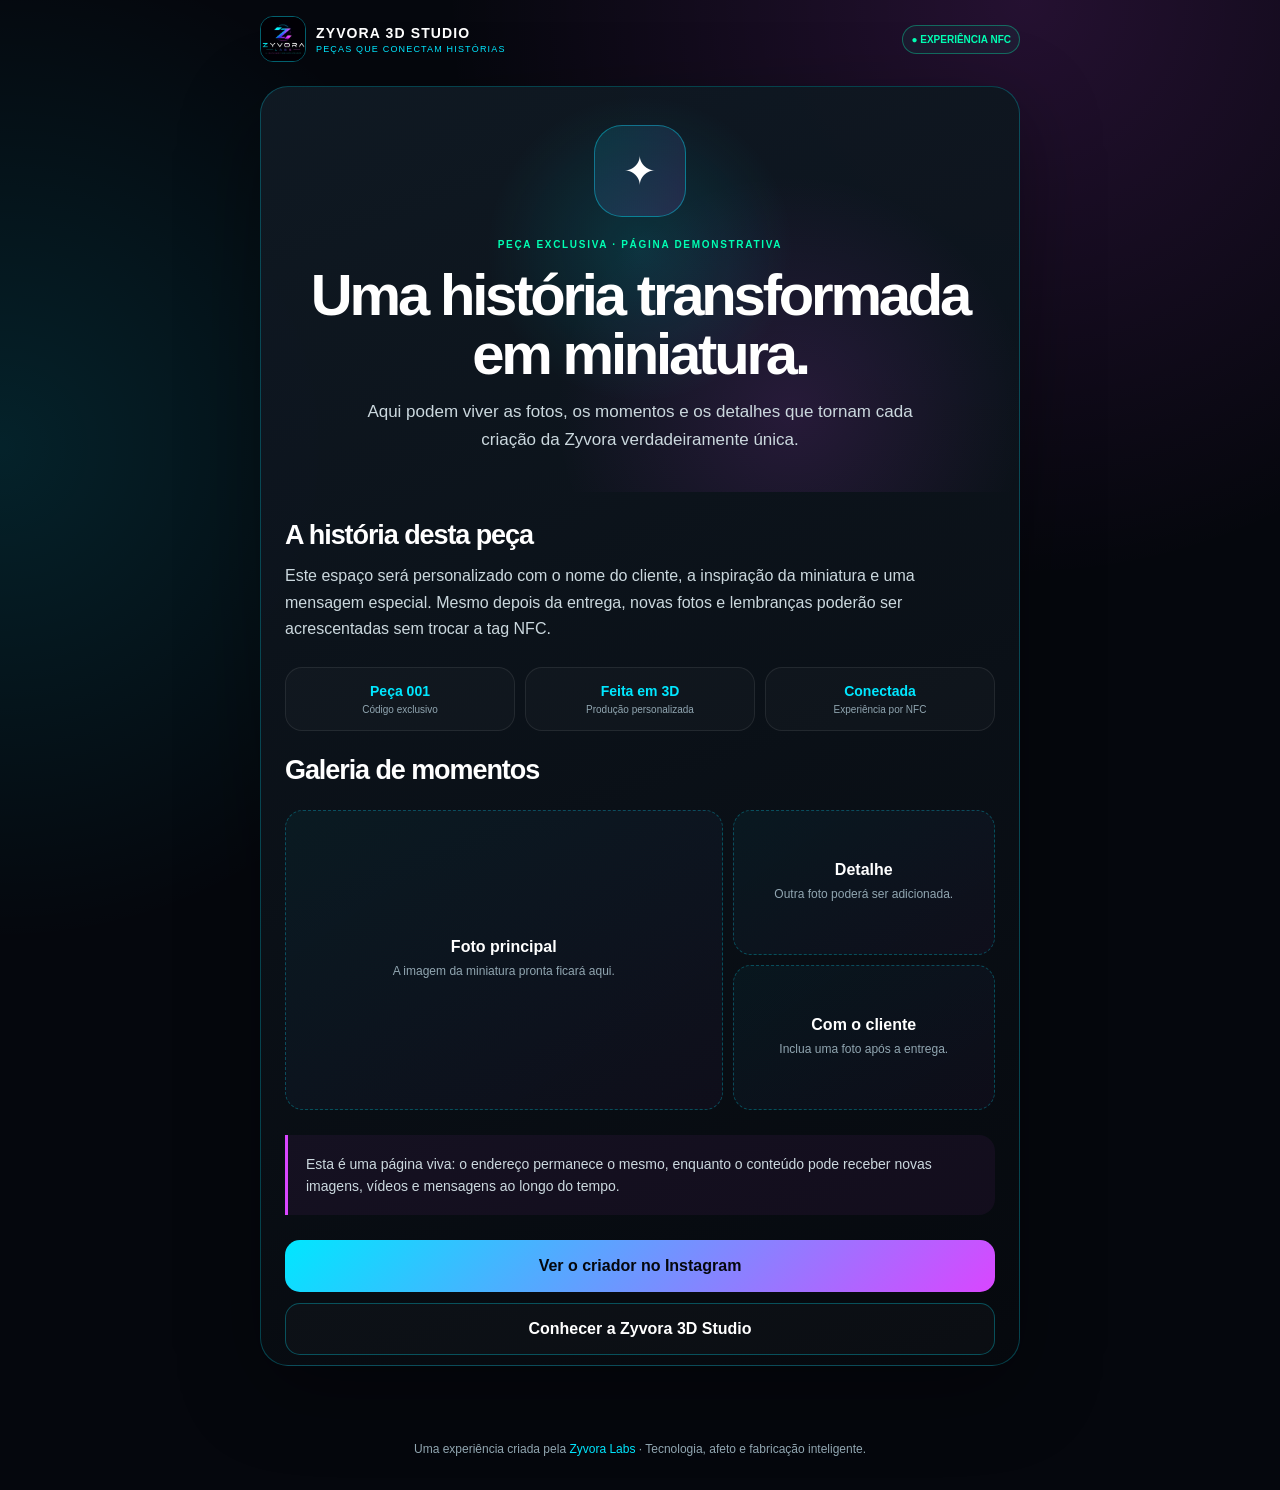
<file: m/modelo-nfc/index.html>
<!doctype html>
<html lang="pt-BR">
<head>
<meta charset="utf-8">
<meta name="viewport" content="width=device-width,initial-scale=1">
<meta name="theme-color" content="#05070d">
<title>Uma história em miniatura | Zyvora 3D Studio</title>
<meta name="description" content="História e imagens de uma miniatura personalizada criada pela Zyvora 3D Studio.">
<style>
:root{--bg:#05070d;--panel:#0e1720;--line:#203643;--text:#fff;--muted:#cbd8de;--blue:#00e7ff;--mag:#d946ff;--green:#00ffb3}*{box-sizing:border-box}body{margin:0;font-family:Arial,Helvetica,sans-serif;color:var(--text);background:radial-gradient(circle at 80% 0,rgba(217,70,255,.15),transparent 32%),radial-gradient(circle at 0 30%,rgba(0,231,255,.12),transparent 30%),var(--bg)}a{color:inherit}.wrap{width:min(100% - 28px,760px);margin:auto}header{display:flex;align-items:center;justify-content:space-between;gap:14px;padding:16px 0}.brand{display:flex;align-items:center;gap:10px;text-decoration:none}.brand img{width:46px;height:46px;border-radius:13px;object-fit:cover;border:1px solid rgba(0,231,255,.4)}.brand strong,.brand small{display:block}.brand strong{font-size:14px;letter-spacing:.08em}.brand small{color:var(--blue);font-size:9px;letter-spacing:.13em;margin-top:3px}.nfc{color:var(--green);font-size:10px;font-weight:800;border:1px solid rgba(0,255,179,.35);border-radius:999px;padding:8px;background:rgba(0,255,179,.05)}main{padding:8px 0 50px}.card{overflow:hidden;border:1px solid rgba(0,231,255,.25);border-radius:28px;background:linear-gradient(160deg,rgba(16,26,36,.96),rgba(6,9,14,.96));box-shadow:0 24px 80px rgba(0,0,0,.35)}.hero{min-height:310px;display:grid;place-items:center;padding:38px 24px;text-align:center;background:radial-gradient(circle at 50% 40%,rgba(0,231,255,.14),transparent 34%),radial-gradient(circle at 70% 80%,rgba(217,70,255,.13),transparent 38%)}.mark{width:92px;height:92px;display:grid;place-items:center;margin:0 auto 22px;border:1px solid rgba(0,231,255,.4);border-radius:28px;background:linear-gradient(135deg,rgba(0,231,255,.12),rgba(217,70,255,.12));font-size:40px}.eyebrow{color:var(--green);font-size:10px;font-weight:900;letter-spacing:.17em;text-transform:uppercase}h1{font-size:clamp(36px,10vw,58px);line-height:1.02;letter-spacing:-.055em;margin:15px 0}.lead,.content p{color:var(--muted);line-height:1.65}.lead{max-width:590px;margin:auto;font-size:17px}.content{padding:28px 24px 10px}h2{font-size:27px;letter-spacing:-.04em;margin:0 0 12px}.content p{font-size:16px;margin:0}.details{display:grid;grid-template-columns:repeat(3,1fr);gap:10px;margin:24px 0}.detail{padding:15px 10px;border:1px solid rgba(255,255,255,.08);border-radius:17px;background:rgba(255,255,255,.025);text-align:center}.detail strong,.detail span{display:block}.detail strong{color:var(--blue);font-size:14px}.detail span{color:#91a6b1;font-size:10px;margin-top:5px}.gallery{display:grid;grid-template-columns:1.25fr .75fr;grid-template-rows:145px 145px;gap:10px;margin:24px 0}.photo{display:grid;place-items:center;border:1px dashed rgba(0,231,255,.28);border-radius:18px;color:#91a6b1;text-align:center;padding:18px;background:linear-gradient(145deg,rgba(0,231,255,.045),rgba(217,70,255,.035))}.photo:first-child{grid-row:1/3}.photo b,.photo span{display:block}.photo b{color:#fff;margin-bottom:7px}.photo span{font-size:12px;line-height:1.45}.note{margin:25px 0;padding:18px;border-left:3px solid var(--mag);border-radius:0 16px 16px 0;background:rgba(217,70,255,.055);color:var(--muted);font-size:14px;line-height:1.6}.actions{display:grid;gap:11px}.btn{min-height:52px;display:flex;align-items:center;justify-content:center;border-radius:15px;text-decoration:none;font-weight:900;background:linear-gradient(135deg,var(--blue),var(--mag));color:#05070d}.btn.secondary{color:#fff;background:rgba(255,255,255,.025);border:1px solid rgba(0,231,255,.3)}footer{text-align:center;padding:26px 0 34px;color:#91a6b1;font-size:12px}footer a{color:var(--blue);text-decoration:none}@media(max-width:560px){.wrap{width:min(100% - 18px,760px)}.nfc{font-size:8px}.hero{min-height:280px;padding:32px 17px}.content{padding:24px 16px 8px}.details{grid-template-columns:1fr}.gallery{grid-template-columns:1fr;grid-template-rows:none}.photo:first-child{grid-row:auto}.photo{min-height:145px}}
</style>
</head>
<body><div class="wrap">
<header><a class="brand" href="../../"><img src="../../Logo-Zyvoralabs.jpeg.jpeg" alt="Logo Zyvora Labs"><span><strong>ZYVORA 3D STUDIO</strong><small>PEÇAS QUE CONECTAM HISTÓRIAS</small></span></a><span class="nfc">● EXPERIÊNCIA NFC</span></header>
<main><article class="card">
<section class="hero"><div><div class="mark">✦</div><div class="eyebrow">Peça exclusiva · Página demonstrativa</div><h1>Uma história transformada em miniatura.</h1><p class="lead">Aqui podem viver as fotos, os momentos e os detalhes que tornam cada criação da Zyvora verdadeiramente única.</p></div></section>
<section class="content"><h2>A história desta peça</h2><p>Este espaço será personalizado com o nome do cliente, a inspiração da miniatura e uma mensagem especial. Mesmo depois da entrega, novas fotos e lembranças poderão ser acrescentadas sem trocar a tag NFC.</p>
<div class="details"><div class="detail"><strong>Peça 001</strong><span>Código exclusivo</span></div><div class="detail"><strong>Feita em 3D</strong><span>Produção personalizada</span></div><div class="detail"><strong>Conectada</strong><span>Experiência por NFC</span></div></div>
<h2>Galeria de momentos</h2><div class="gallery"><div class="photo"><div><b>Foto principal</b><span>A imagem da miniatura pronta ficará aqui.</span></div></div><div class="photo"><div><b>Detalhe</b><span>Outra foto poderá ser adicionada.</span></div></div><div class="photo"><div><b>Com o cliente</b><span>Inclua uma foto após a entrega.</span></div></div></div>
<div class="note">Esta é uma página viva: o endereço permanece o mesmo, enquanto o conteúdo pode receber novas imagens, vídeos e mensagens ao longo do tempo.</div>
<div class="actions"><a class="btn" href="https://instagram.com/nelsonmenguemodel/" target="_blank" rel="noopener">Ver o criador no Instagram</a><a class="btn secondary" href="../../catalogo-3d-studio.html">Conhecer a Zyvora 3D Studio</a></div></section>
</article></main><footer>Uma experiência criada pela <a href="../../">Zyvora Labs</a> · Tecnologia, afeto e fabricação inteligente.</footer>
</div></body></html>
</file>
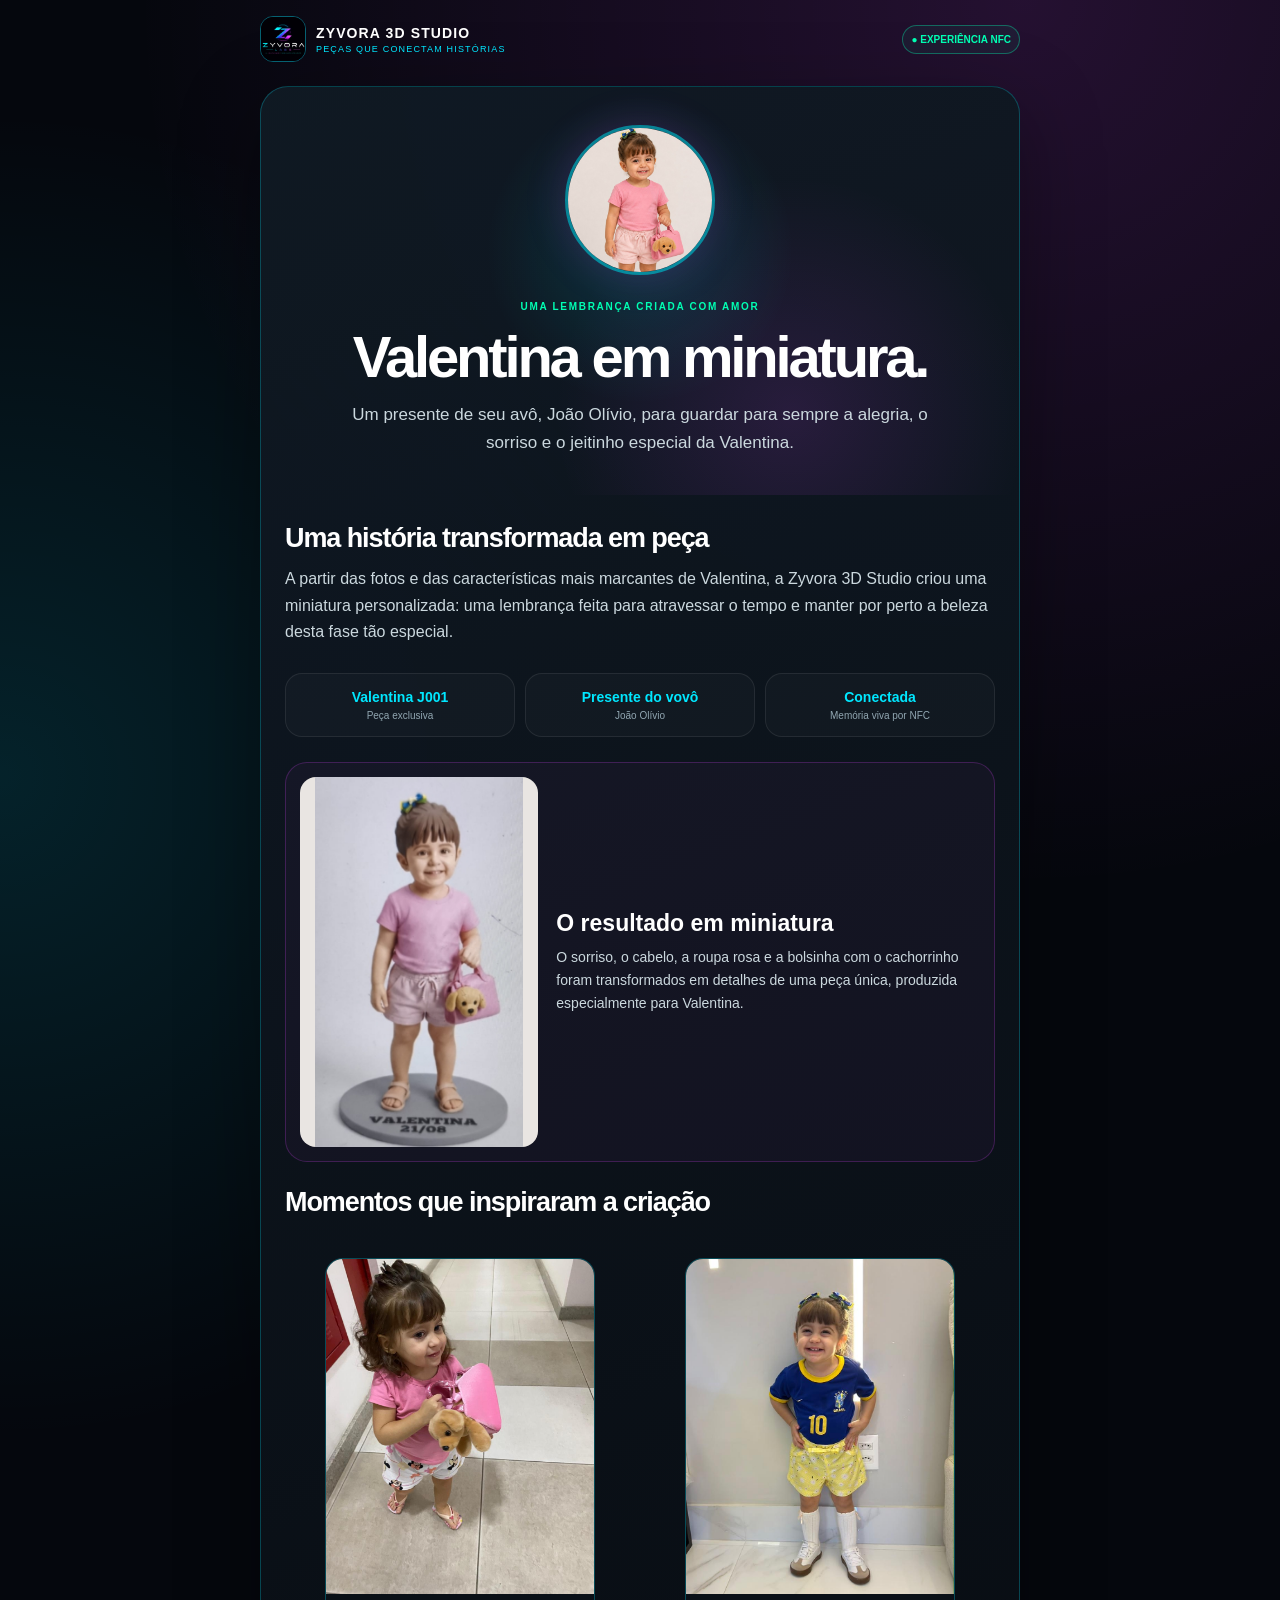
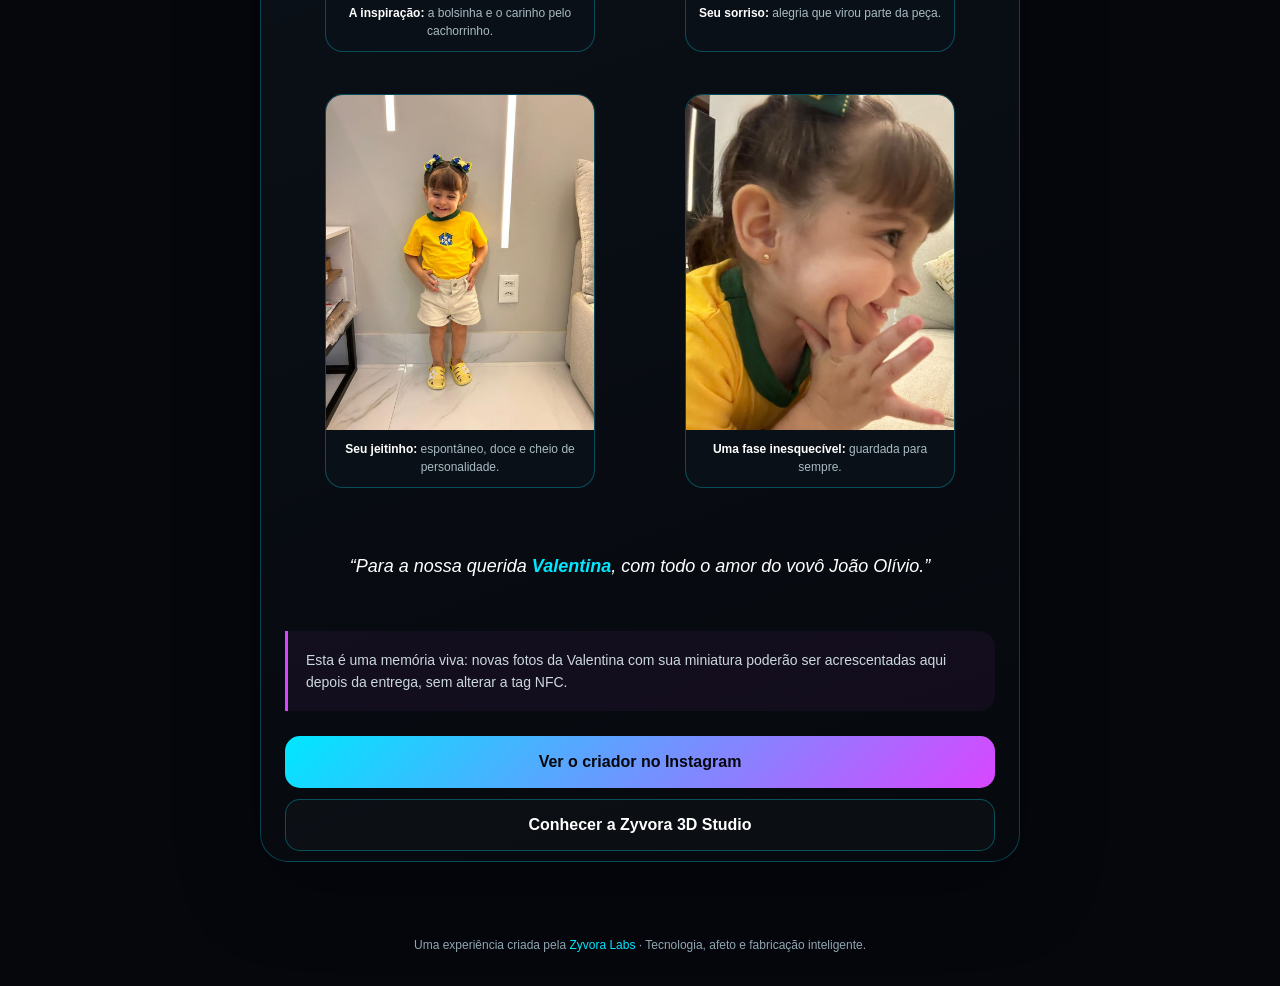
<file: m/valentina-j001/index.html>
<!doctype html>
<html lang="pt-BR">
<head>
<meta charset="utf-8">
<meta name="viewport" content="width=device-width,initial-scale=1">
<meta name="theme-color" content="#05070d">
<title>Valentina em miniatura | Zyvora 3D Studio</title>
<meta name="description" content="Uma lembrança especial de Valentina, transformada em miniatura personalizada pela Zyvora 3D Studio.">
<style>
:root{--bg:#05070d;--panel:#0e1720;--line:#203643;--text:#fff;--muted:#cbd8de;--blue:#00e7ff;--mag:#d946ff;--green:#00ffb3}*{box-sizing:border-box}body{margin:0;font-family:Arial,Helvetica,sans-serif;color:var(--text);background:radial-gradient(circle at 80% 0,rgba(217,70,255,.15),transparent 32%),radial-gradient(circle at 0 30%,rgba(0,231,255,.12),transparent 30%),var(--bg)}a{color:inherit}.wrap{width:min(100% - 28px,760px);margin:auto}header{display:flex;align-items:center;justify-content:space-between;gap:14px;padding:16px 0}.brand{display:flex;align-items:center;gap:10px;text-decoration:none}.brand img{width:46px;height:46px;border-radius:13px;object-fit:cover;border:1px solid rgba(0,231,255,.4)}.brand strong,.brand small{display:block}.brand strong{font-size:14px;letter-spacing:.08em}.brand small{color:var(--blue);font-size:9px;letter-spacing:.13em;margin-top:3px}.nfc{color:var(--green);font-size:10px;font-weight:800;border:1px solid rgba(0,255,179,.35);border-radius:999px;padding:8px;background:rgba(0,255,179,.05)}main{padding:8px 0 50px}.card{overflow:hidden;border:1px solid rgba(0,231,255,.25);border-radius:28px;background:linear-gradient(160deg,rgba(16,26,36,.96),rgba(6,9,14,.96));box-shadow:0 24px 80px rgba(0,0,0,.35)}.hero{min-height:310px;display:grid;place-items:center;padding:38px 24px;text-align:center;background:radial-gradient(circle at 50% 40%,rgba(0,231,255,.14),transparent 34%),radial-gradient(circle at 70% 80%,rgba(217,70,255,.13),transparent 38%)}.mark{width:92px;height:92px;display:grid;place-items:center;margin:0 auto 22px;border:1px solid rgba(0,231,255,.4);border-radius:28px;background:linear-gradient(135deg,rgba(0,231,255,.12),rgba(217,70,255,.12));font-size:40px}.eyebrow{color:var(--green);font-size:10px;font-weight:900;letter-spacing:.17em;text-transform:uppercase}h1{font-size:clamp(36px,10vw,58px);line-height:1.02;letter-spacing:-.055em;margin:15px 0}.lead,.content p{color:var(--muted);line-height:1.65}.lead{max-width:590px;margin:auto;font-size:17px}.content{padding:28px 24px 10px}h2{font-size:27px;letter-spacing:-.04em;margin:0 0 12px}.content p{font-size:16px;margin:0}.details{display:grid;grid-template-columns:repeat(3,1fr);gap:10px;margin:24px 0}.detail{padding:15px 10px;border:1px solid rgba(255,255,255,.08);border-radius:17px;background:rgba(255,255,255,.025);text-align:center}.detail strong,.detail span{display:block}.detail strong{color:var(--blue);font-size:14px}.detail span{color:#91a6b1;font-size:10px;margin-top:5px}.gallery{display:grid;grid-template-columns:1.25fr .75fr;grid-template-rows:145px 145px;gap:10px;margin:24px 0}.photo{display:grid;place-items:center;border:1px dashed rgba(0,231,255,.28);border-radius:18px;color:#91a6b1;text-align:center;padding:18px;background:linear-gradient(145deg,rgba(0,231,255,.045),rgba(217,70,255,.035))}.photo:first-child{grid-row:1/3}.photo b,.photo span{display:block}.photo b{color:#fff;margin-bottom:7px}.photo span{font-size:12px;line-height:1.45}.note{margin:25px 0;padding:18px;border-left:3px solid var(--mag);border-radius:0 16px 16px 0;background:rgba(217,70,255,.055);color:var(--muted);font-size:14px;line-height:1.6}.actions{display:grid;gap:11px}.btn{min-height:52px;display:flex;align-items:center;justify-content:center;border-radius:15px;text-decoration:none;font-weight:900;background:linear-gradient(135deg,var(--blue),var(--mag));color:#05070d}.btn.secondary{color:#fff;background:rgba(255,255,255,.025);border:1px solid rgba(0,231,255,.3)}footer{text-align:center;padding:26px 0 34px;color:#91a6b1;font-size:12px}footer a{color:var(--blue);text-decoration:none}@media(max-width:560px){.wrap{width:min(100% - 18px,760px)}.nfc{font-size:8px}.hero{min-height:280px;padding:32px 17px}.content{padding:24px 16px 8px}.details{grid-template-columns:1fr}.gallery{grid-template-columns:1fr;grid-template-rows:none}.photo:first-child{grid-row:auto}.photo{min-height:145px}}
.hero-portrait{width:150px;aspect-ratio:1;border-radius:50%;object-fit:cover;object-position:center 18%;margin:0 auto 22px;border:3px solid rgba(0,231,255,.5);box-shadow:0 0 42px rgba(217,70,255,.18)}.story{margin-bottom:28px!important}.feature{display:grid;grid-template-columns:.72fr 1.28fr;gap:18px;align-items:center;margin:25px 0;padding:14px;border:1px solid rgba(217,70,255,.22);border-radius:22px;background:rgba(217,70,255,.04)}.feature img{width:100%;max-height:370px;object-fit:contain;border-radius:16px;background:#e9e5e2}.feature h3{font-size:23px;margin:0 0 9px}.feature p{font-size:14px}.gallery{grid-template-columns:repeat(2,1fr);grid-template-rows:none}.photo{display:block;padding:0;min-height:0;overflow:hidden;border-style:solid;background:#0a1017}.photo:first-child{grid-row:auto}.photo img{display:block;width:100%;aspect-ratio:4/5;object-fit:cover}.photo figcaption{padding:11px;color:#a9bbc3;font-size:12px;line-height:1.45}.photo b{display:inline;color:#fff;margin:0}.dedication{font-size:18px!important;color:#fff!important;text-align:center;font-style:italic;padding:24px 8px}.dedication strong{color:var(--blue)}@media(max-width:560px){.feature{grid-template-columns:1fr;text-align:center}.feature img{max-height:420px}.gallery{grid-template-columns:1fr 1fr}.photo img{aspect-ratio:3/4}}
</style>
</head>
<body><div class="wrap">
<header><a class="brand" href="../../"><img src="../../Logo-Zyvoralabs.jpeg.jpeg" alt="Logo Zyvora Labs"><span><strong>ZYVORA 3D STUDIO</strong><small>PEÇAS QUE CONECTAM HISTÓRIAS</small></span></a><span class="nfc">● EXPERIÊNCIA NFC</span></header>
<main><article class="card">
<section class="hero"><div><img class="hero-portrait" src="images/referencia-valentina.jpeg" alt="Retrato de Valentina usado como referência artística"><div class="eyebrow">Uma lembrança criada com amor</div><h1>Valentina em miniatura.</h1><p class="lead">Um presente de seu avô, João Olívio, para guardar para sempre a alegria, o sorriso e o jeitinho especial da Valentina.</p></div></section>
<section class="content"><h2>Uma história transformada em peça</h2><p class="story">A partir das fotos e das características mais marcantes de Valentina, a Zyvora 3D Studio criou uma miniatura personalizada: uma lembrança feita para atravessar o tempo e manter por perto a beleza desta fase tão especial.</p>
<div class="details"><div class="detail"><strong>Valentina J001</strong><span>Peça exclusiva</span></div><div class="detail"><strong>Presente do vovô</strong><span>João Olívio</span></div><div class="detail"><strong>Conectada</strong><span>Memória viva por NFC</span></div></div>
<div class="feature"><img src="images/miniatura-valentina.jpeg" alt="Miniatura 3D personalizada de Valentina"><div><h3>O resultado em miniatura</h3><p>O sorriso, o cabelo, a roupa rosa e a bolsinha com o cachorrinho foram transformados em detalhes de uma peça única, produzida especialmente para Valentina.</p></div></div>
<h2>Momentos que inspiraram a criação</h2><div class="gallery"><figure class="photo"><img src="images/valentina-bolsa.jpeg" alt="Valentina com sua bolsinha rosa"><figcaption><b>A inspiração:</b> a bolsinha e o carinho pelo cachorrinho.</figcaption></figure><figure class="photo"><img src="images/valentina-brasil.jpeg" alt="Valentina sorrindo com roupa do Brasil"><figcaption><b>Seu sorriso:</b> alegria que virou parte da peça.</figcaption></figure><figure class="photo"><img src="images/valentina-amarelo.jpeg" alt="Valentina com roupa amarela"><figcaption><b>Seu jeitinho:</b> espontâneo, doce e cheio de personalidade.</figcaption></figure><figure class="photo"><img src="images/valentina-sorriso.jpeg" alt="Valentina sorrindo"><figcaption><b>Uma fase inesquecível:</b> guardada para sempre.</figcaption></figure></div>
<p class="dedication">“Para a nossa querida <strong>Valentina</strong>, com todo o amor do vovô João Olívio.”</p>
<div class="note">Esta é uma memória viva: novas fotos da Valentina com sua miniatura poderão ser acrescentadas aqui depois da entrega, sem alterar a tag NFC.</div>
<div class="actions"><a class="btn" href="https://instagram.com/nelsonmenguemodel/" target="_blank" rel="noopener">Ver o criador no Instagram</a><a class="btn secondary" href="../../catalogo-3d-studio.html">Conhecer a Zyvora 3D Studio</a></div></section>
</article></main><footer>Uma experiência criada pela <a href="../../">Zyvora Labs</a> · Tecnologia, afeto e fabricação inteligente.</footer>
</div></body></html>
</file>
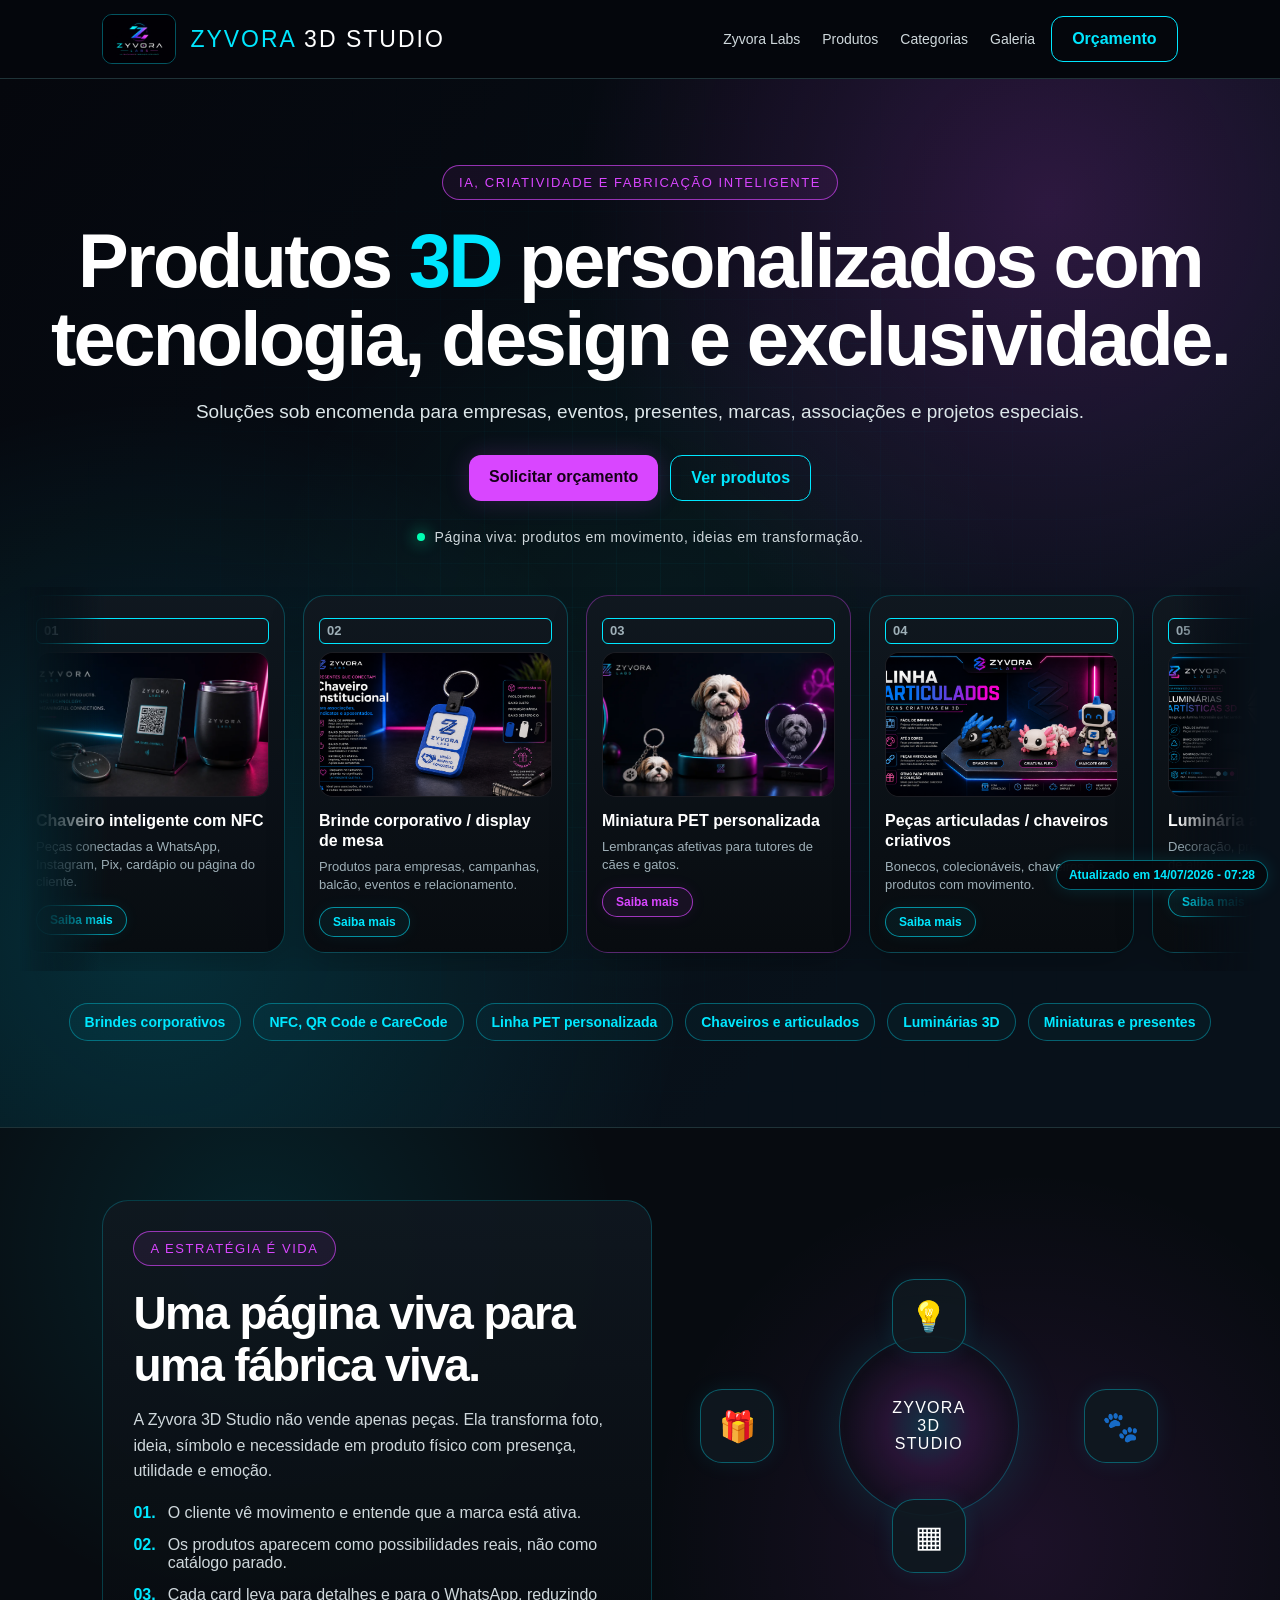
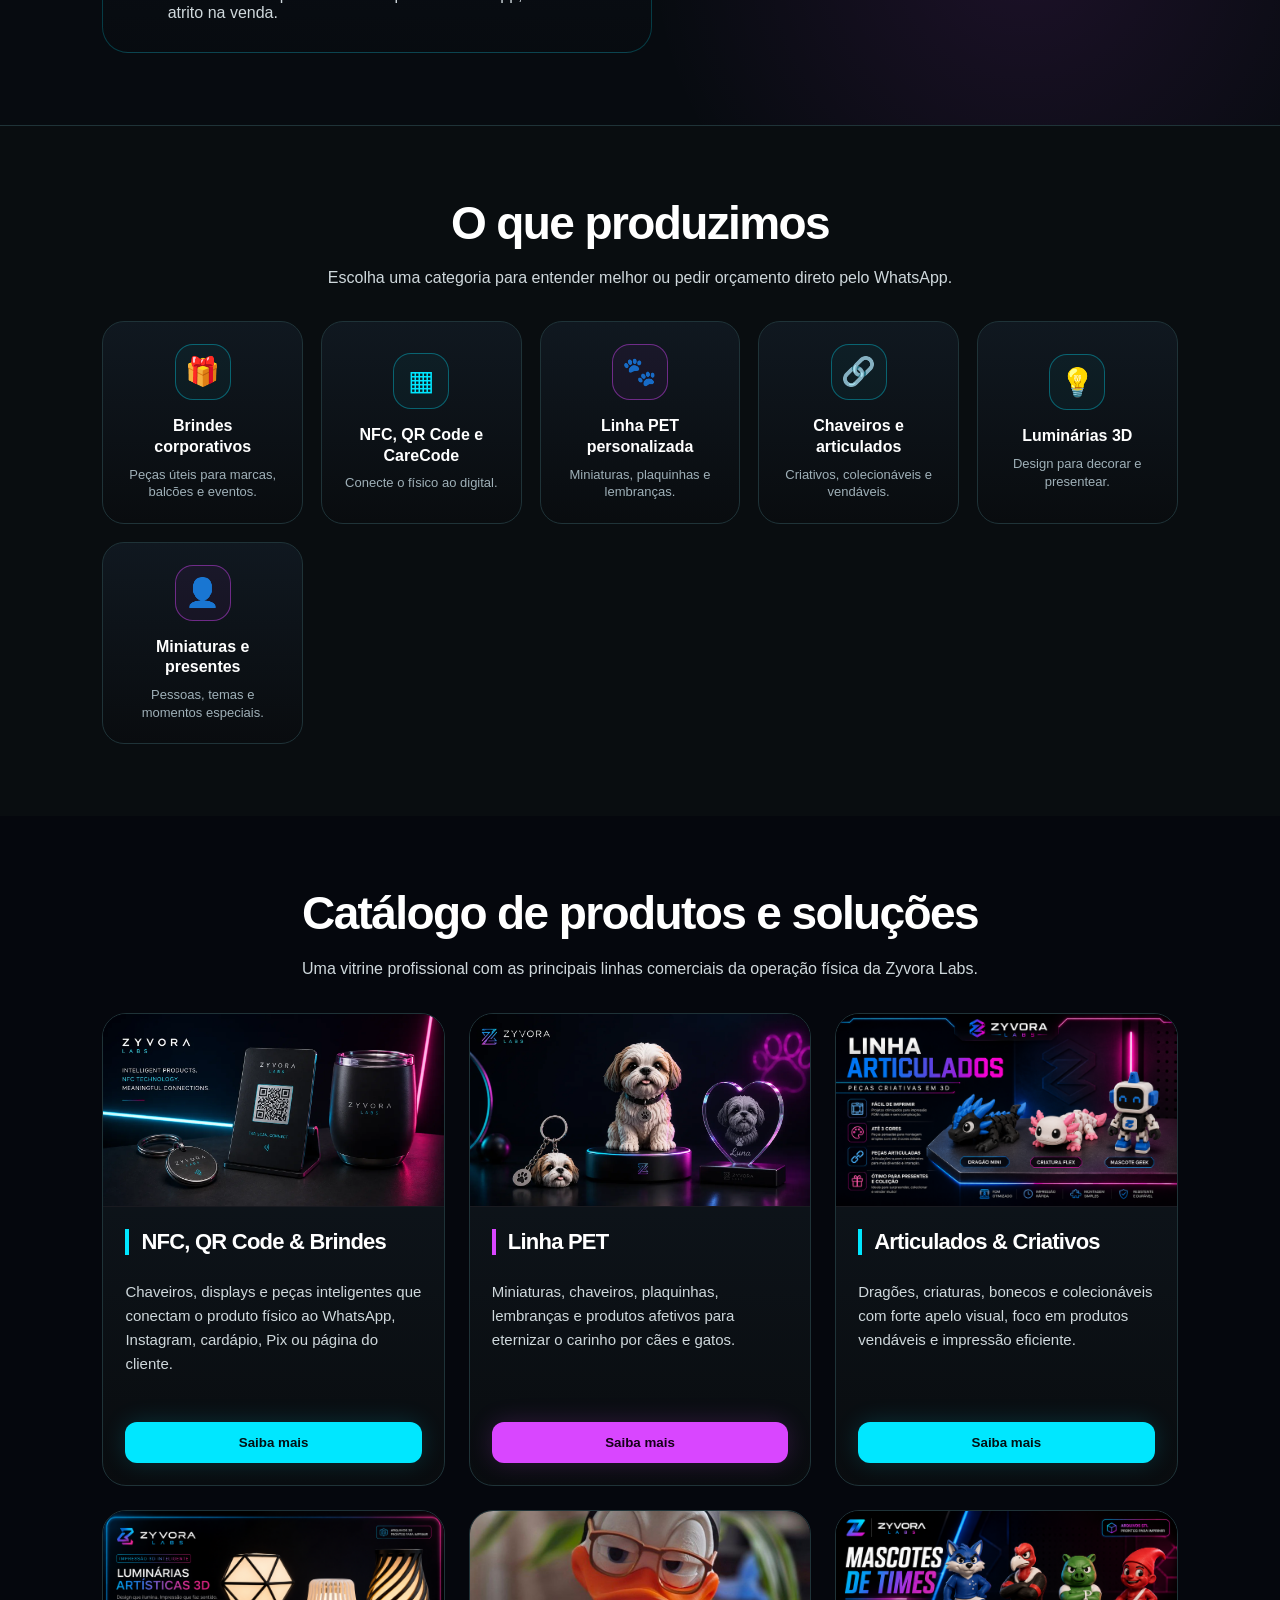
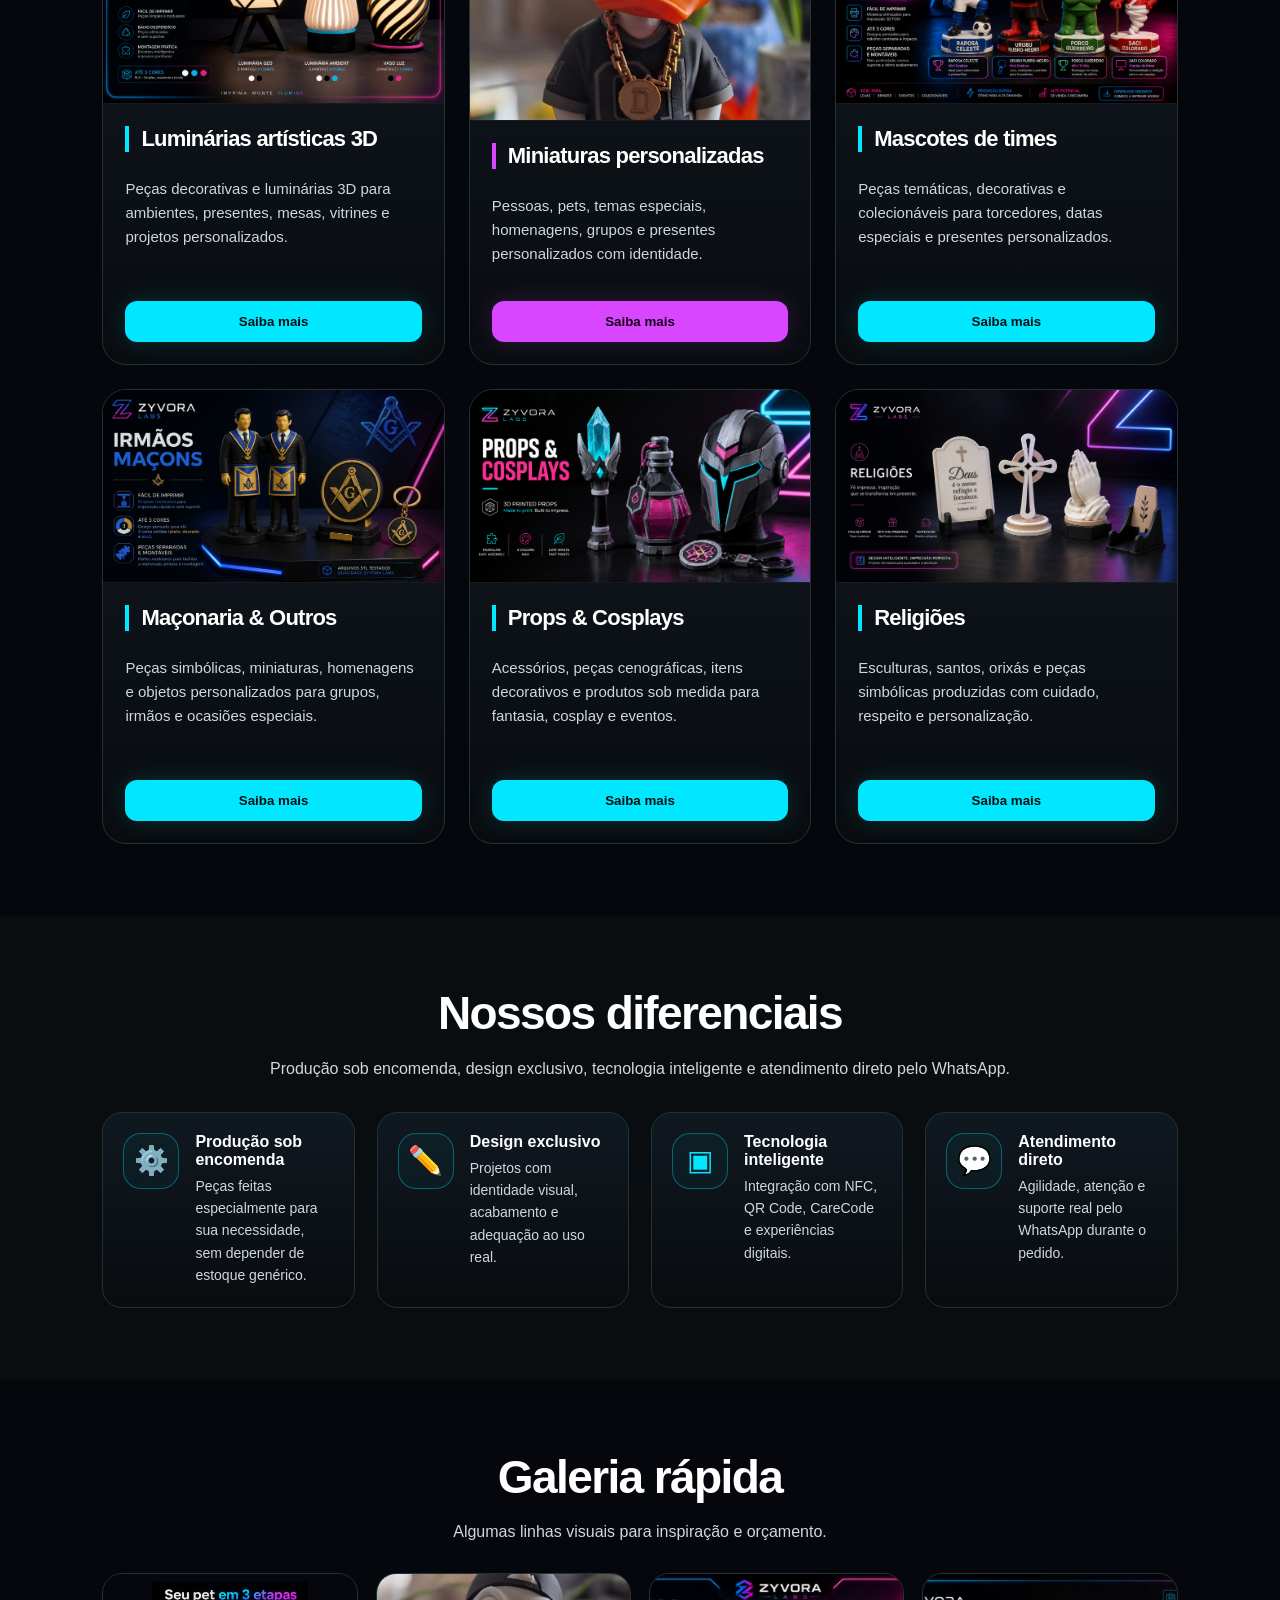
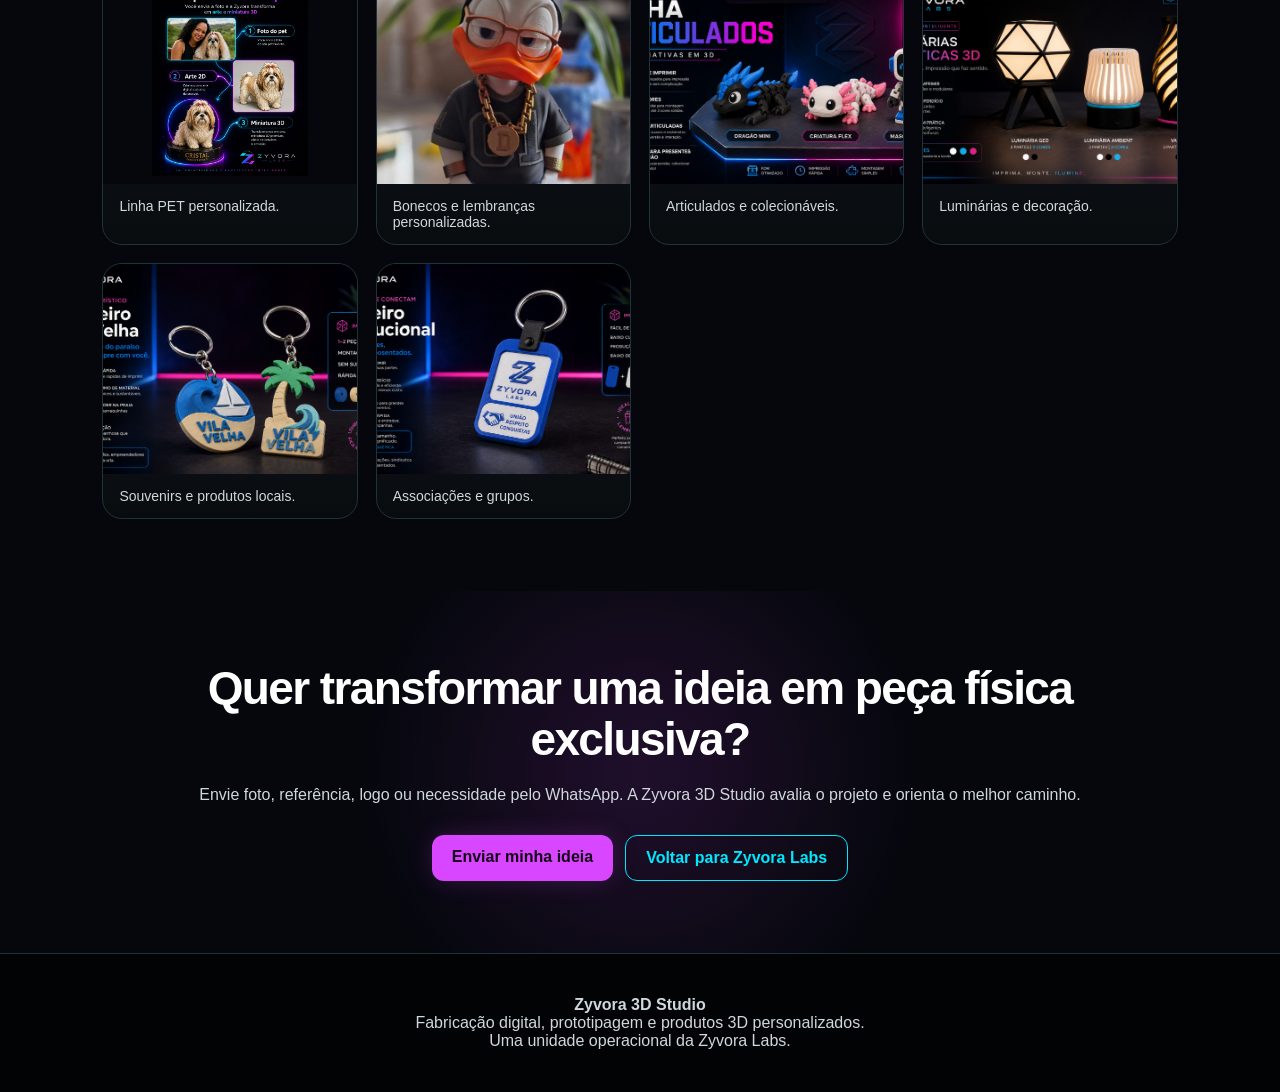
<file: catalogo-3d-studio.html>
<!doctype html>
<html lang="pt-BR">
<head>
<meta charset="utf-8">
<meta name="viewport" content="width=device-width,initial-scale=1">
<title>Zyvora 3D Studio | Catálogo Interativo</title>
<meta name="description" content="Catálogo interativo Zyvora 3D Studio: produtos 3D personalizados, NFC, brindes, PET, articulados, luminárias, mascotes e peças sob encomenda.">
<style>
:root{--bg:#05070D;--bg2:#090D10;--card:#101820;--line:#1F3338;--text:#fff;--muted:#CFD8DC;--muted2:#9FB0B8;--blue:#00E7FF;--mag:#D946FF;--green:#00FFB3;--amber:#FFD166}
*{box-sizing:border-box;scroll-behavior:smooth}body{margin:0;font-family:Arial,Helvetica,sans-serif;background:var(--bg);color:var(--text);overflow-x:hidden}a{color:inherit}p{color:var(--muted);font-size:16px;line-height:1.6}h1,h2,h3,h4{letter-spacing:-.035em}h1{font-size:clamp(38px,6vw,76px);line-height:1.02;margin:0 0 20px}h2{font-size:clamp(28px,4vw,46px);line-height:1.12;text-align:center;margin:0 0 16px}h3{font-size:22px;margin:0 0 10px}section{padding:72px 8%}.dark{background:var(--bg2)}.center{text-align:center;max-width:960px;margin:0 auto}.blue{color:var(--blue)}.magenta{color:var(--mag)}
header{position:sticky;top:0;z-index:100;display:flex;align-items:center;justify-content:space-between;gap:18px;padding:14px 8%;background:rgba(5,7,13,.94);border-bottom:1px solid var(--line);backdrop-filter:blur(12px)}
.logo-box{display:flex;align-items:center;gap:14px}.logo-img{height:50px;width:auto;border-radius:10px;border:1px solid rgba(0,231,255,.35);object-fit:cover}.logo-text{font-family:Arial Black,Arial,sans-serif;font-size:23px;letter-spacing:2px;color:var(--blue)}.logo-text span{color:#fff;font-weight:300}nav{display:flex;align-items:center;justify-content:flex-end;gap:10px;flex-wrap:wrap}.nav-link{color:var(--muted);text-decoration:none;font-size:14px;padding:9px 6px}.nav-link:hover{color:var(--blue)}
.btn{display:inline-block;border:0;border-radius:12px;padding:13px 20px;font-weight:800;text-decoration:none;cursor:pointer;background:var(--blue);color:#031014;box-shadow:0 0 24px rgba(0,231,255,.16);transition:.2s ease;text-align:center}.btn:hover{transform:translateY(-1px);opacity:.94}.btn.secondary{background:transparent;color:var(--blue);border:1px solid var(--blue);box-shadow:none}.btn.mag{background:var(--mag);color:#150018;box-shadow:0 0 24px rgba(217,70,255,.18)}.btn.green{background:var(--green);color:#00140F;box-shadow:0 0 24px rgba(0,255,179,.15)}.buttons{display:flex;gap:12px;flex-wrap:wrap;justify-content:center;margin-top:28px}
.hero{min-height:82vh;display:flex;align-items:center;justify-content:center;text-align:center;background:radial-gradient(circle at 82% 12%,rgba(217,70,255,.18),transparent 34%),radial-gradient(circle at 12% 82%,rgba(0,231,255,.16),transparent 38%),radial-gradient(circle at 50% 52%,rgba(0,255,179,.05),transparent 45%),linear-gradient(135deg,#05070D,#08111A 75%);position:relative;overflow:hidden;padding-top:86px;padding-bottom:86px}.hero:before{content:"";position:absolute;inset:0;background-image:linear-gradient(rgba(0,231,255,.035) 1px,transparent 1px),linear-gradient(90deg,rgba(0,231,255,.035) 1px,transparent 1px);background-size:44px 44px;mask-image:radial-gradient(circle at center,black,transparent 73%)}.hero-inner{position:relative;max-width:1240px}.badge{display:inline-block;border:1px solid rgba(217,70,255,.65);color:var(--mag);background:rgba(217,70,255,.07);padding:9px 16px;border-radius:999px;font-size:13px;text-transform:uppercase;letter-spacing:.12em;margin-bottom:22px}.hero p{font-size:19px;max-width:910px;margin:0 auto;color:#DDE7EA}
.hero-grid{display:grid;grid-template-columns:repeat(6,minmax(150px,1fr));gap:14px;margin-top:42px}.hero-card{background:linear-gradient(180deg,rgba(16,24,32,.96),rgba(8,12,16,.96));border:1px solid rgba(0,231,255,.24);border-radius:18px;padding:14px;text-align:left;min-height:265px;display:flex;flex-direction:column;justify-content:space-between;transition:.22s ease;text-decoration:none}.hero-card:hover{transform:translateY(-4px);border-color:var(--blue);box-shadow:0 0 24px rgba(0,231,255,.12)}.hero-card.pet,.hero-card.people{border-color:rgba(217,70,255,.35)}.hero-card img{width:100%;height:122px;object-fit:cover;border-radius:12px;border:1px solid rgba(255,255,255,.08);margin-bottom:12px;background:#05070D}.hero-card strong{color:#fff;display:block;font-size:15px;line-height:1.25}.hero-card span{display:block;color:var(--muted2);font-size:12px;margin-top:6px;line-height:1.35}.num{display:inline-block;border:1px solid var(--blue);color:var(--blue);border-radius:6px;padding:3px 7px;font-weight:900;font-size:12px;margin-bottom:8px}.hero-card.pet .num,.hero-card.people .num{border-color:var(--mag);color:var(--mag)}
.quick-menu{display:flex;flex-wrap:wrap;justify-content:center;gap:12px;margin-top:32px}.quick-menu a{text-decoration:none;color:var(--blue);border:1px solid rgba(0,231,255,.35);background:rgba(0,231,255,.04);border-radius:999px;padding:10px 15px;font-size:14px;font-weight:700}.quick-menu a:hover{background:rgba(0,231,255,.10)}
.icon-grid{display:grid;grid-template-columns:repeat(auto-fit,minmax(170px,1fr));gap:18px;margin-top:30px}.icon-card{background:linear-gradient(180deg,var(--card),#090C0F);border:1px solid var(--line);border-radius:22px;padding:22px;text-align:center;min-height:180px;display:flex;flex-direction:column;justify-content:center;align-items:center;transition:.22s ease;text-decoration:none}.icon-card:hover{transform:translateY(-3px);border-color:rgba(0,231,255,.42);box-shadow:0 0 28px rgba(0,231,255,.08)}.icon{width:56px;height:56px;border-radius:18px;border:1px solid rgba(0,231,255,.35);display:flex;align-items:center;justify-content:center;font-size:28px;margin-bottom:16px;color:var(--blue);background:rgba(0,231,255,.04)}.icon-card.pet .icon,.icon-card.people .icon{color:var(--mag);border-color:rgba(217,70,255,.45);background:rgba(217,70,255,.05)}.icon-card strong{font-size:16px;line-height:1.3}.icon-card span{color:var(--muted2);font-size:13px;margin-top:8px;line-height:1.35}
.grid{display:grid;grid-template-columns:repeat(auto-fit,minmax(270px,1fr));gap:24px;margin-top:32px}.card{display:flex;flex-direction:column;justify-content:space-between;min-height:455px;padding:0;background:linear-gradient(180deg,var(--card),#090C0F);border:1px solid var(--line);border-radius:24px;overflow:hidden;transition:.22s ease}.card:hover{transform:translateY(-3px);border-color:rgba(0,231,255,.42);box-shadow:0 0 30px rgba(0,231,255,.08)}.card img{width:100%;height:210px;object-fit:cover;display:block;border-bottom:1px solid rgba(255,255,255,.08);background:#05070D}.card-body{padding:22px;display:flex;flex-direction:column;height:100%}.card h3{border-left:4px solid var(--blue);padding-left:12px}.card h3.mag-title{border-left-color:var(--mag)}.card p{font-size:15px;flex:1}.card .btn{width:100%;margin-top:14px}
.diff-grid{display:grid;grid-template-columns:repeat(auto-fit,minmax(220px,1fr));gap:22px;margin-top:30px}.diff{display:flex;align-items:flex-start;gap:16px;padding:20px;border:1px solid var(--line);border-radius:20px;background:linear-gradient(180deg,var(--card),#090C0F)}.diff .icon{margin:0;min-width:56px}.diff strong{display:block;margin-bottom:6px}.diff p{font-size:14px;margin:0}
.gallery{display:grid;grid-template-columns:repeat(auto-fit,minmax(220px,1fr));gap:18px;margin-top:28px}.gallery figure{margin:0;background:linear-gradient(180deg,var(--card),#090C0F);border:1px solid var(--line);border-radius:20px;overflow:hidden}.gallery img{width:100%;height:210px;object-fit:cover;display:block}.gallery figcaption{padding:14px 16px;color:var(--muted);font-size:14px}.cta{text-align:center;background:radial-gradient(circle at center,rgba(217,70,255,.13),transparent 42%),#05070D}
.modal{position:fixed;inset:0;background:rgba(5,7,13,.86);backdrop-filter:blur(8px);display:flex;align-items:center;justify-content:center;z-index:1000;opacity:0;pointer-events:none;transition:.22s ease;padding:20px}.modal.active{opacity:1;pointer-events:auto}.modal-content{max-width:760px;width:100%;max-height:86vh;overflow:auto;background:#0B0F14;border:1px solid var(--line);border-radius:24px;padding:34px;position:relative;box-shadow:0 18px 60px rgba(0,0,0,.6)}.modal-close{position:absolute;top:14px;right:18px;background:transparent;border:0;color:var(--muted);font-size:30px;cursor:pointer}.modal h4{font-size:28px;color:var(--blue);margin:0 0 14px}.modal h4.mag-title{color:var(--mag)}.modal ul{color:var(--muted);line-height:1.65;padding-left:20px}.modal img{width:100%;max-height:280px;object-fit:cover;border-radius:16px;border:1px solid rgba(255,255,255,.08);margin:12px 0 18px}
footer{padding:42px 8%;text-align:center;color:var(--muted);background:#020305;border-top:1px solid var(--line)}
@media(max-width:1120px){.hero-grid{grid-template-columns:repeat(3,1fr)}}@media(max-width:760px){header{flex-direction:column;text-align:center}nav{justify-content:center}section{padding:54px 6%}.hero{min-height:auto;padding-top:70px;padding-bottom:70px}.buttons{flex-direction:column}.btn{width:100%}.hero-grid{grid-template-columns:1fr}.hero-card{min-height:auto}.hero-card img{height:190px}.card{min-height:auto}.modal-content{padding:28px 22px}}

.version-badge{
  position:fixed;
  right:12px;
  bottom:10px;
  z-index:2000;
  background:rgba(5,7,13,.88);
  color:var(--blue);
  border:1px solid rgba(0,231,255,.45);
  border-radius:999px;
  padding:7px 12px;
  font-size:12px;
  font-weight:700;
  box-shadow:0 0 18px rgba(0,231,255,.12);
  backdrop-filter:blur(8px);
}
@media(max-width:760px){
  .version-badge{
    right:8px;
    bottom:8px;
    font-size:11px;
    padding:6px 10px;
  }
}


/* Ajustes V4 - PET sem corte e botão Saiba Mais no topo */
.hero-card .mini-btn{
  display:inline-block;
  margin-top:12px;
  padding:8px 12px;
  border-radius:999px;
  border:1px solid rgba(0,231,255,.55);
  color:var(--blue);
  background:rgba(0,231,255,.05);
  font-size:12px;
  font-weight:800;
  text-align:center;
}
.hero-card.pet .mini-btn,
.hero-card.people .mini-btn{
  border-color:rgba(217,70,255,.65);
  color:var(--mag);
  background:rgba(217,70,255,.06);
}

.hero-card img.pet-hero-img{
  object-fit:contain;
  object-position:center;
  background:#05070D;
  padding:6px;
}

.card img.pet-card-img{
  object-fit:contain;
  object-position:center;
  background:#05070D;
  padding:10px;
}

.modal img.modal-pet-img{
  width:100%;
  max-height:620px;
  object-fit:contain;
  object-position:center;
  background:#05070D;
  border-radius:18px;
  border:1px solid rgba(217,70,255,.38);
  padding:10px;
}

.gallery img.pet-gallery-img{
  object-fit:contain;
  object-position:center;
  background:#05070D;
  padding:8px;
}


/* Ajustes V5 - Página com vida: carrossel premium em movimento */
.life-strip{
  display:flex;
  align-items:center;
  justify-content:center;
  gap:10px;
  margin:28px auto 0;
  color:var(--muted);
  font-size:14px;
  letter-spacing:.04em;
}
.life-dot{
  width:8px;
  height:8px;
  border-radius:50%;
  background:var(--green);
  box-shadow:0 0 16px rgba(0,255,179,.9);
  animation:pulseLife 1.7s ease-in-out infinite;
}
@keyframes pulseLife{
  0%,100%{transform:scale(.75);opacity:.55}
  50%{transform:scale(1.28);opacity:1}
}

.studio-carousel{
  width:100%;
  margin-top:42px;
  overflow:hidden;
  position:relative;
  padding:8px 0 18px;
  mask-image:linear-gradient(90deg,transparent 0%,black 7%,black 93%,transparent 100%);
}
.studio-carousel::before,
.studio-carousel::after{
  content:"";
  position:absolute;
  top:0;
  bottom:0;
  width:80px;
  z-index:3;
  pointer-events:none;
}
.studio-carousel::before{
  left:0;
  background:linear-gradient(90deg,rgba(5,7,13,.98),transparent);
}
.studio-carousel::after{
  right:0;
  background:linear-gradient(270deg,rgba(5,7,13,.98),transparent);
}
.carousel-track{
  display:flex;
  gap:18px;
  width:max-content;
  animation:zyvoraCarousel 34s linear infinite;
}
.studio-carousel:hover .carousel-track{
  animation-play-state:paused;
}
@keyframes zyvoraCarousel{
  from{transform:translateX(0)}
  to{transform:translateX(-50%)}
}
.carousel-card{
  width:265px;
  min-height:310px;
  flex:0 0 auto;
  background:linear-gradient(180deg,rgba(16,24,32,.98),rgba(8,12,16,.98));
  border:1px solid rgba(0,231,255,.24);
  border-radius:22px;
  padding:15px;
  text-align:left;
  text-decoration:none;
  transition:.22s ease;
  box-shadow:0 16px 36px rgba(0,0,0,.22);
  position:relative;
}
.carousel-card:hover{
  transform:translateY(-4px) scale(1.015);
  border-color:var(--blue);
  box-shadow:0 0 30px rgba(0,231,255,.15);
}
.carousel-card.pet,
.carousel-card.people{
  border-color:rgba(217,70,255,.36);
}
.carousel-card img{
  width:100%;
  height:145px;
  object-fit:cover;
  object-position:center;
  border-radius:14px;
  border:1px solid rgba(255,255,255,.09);
  background:#05070D;
  display:block;
  margin-bottom:14px;
}
.carousel-card img.contain-img{
  object-fit:contain;
  padding:7px;
}
.carousel-card strong{
  color:#fff;
  display:block;
  font-size:16px;
  line-height:1.25;
  margin-top:4px;
}
.carousel-card span{
  display:block;
  color:var(--muted2);
  font-size:13px;
  margin-top:7px;
  line-height:1.35;
}
.carousel-card .mini-btn{
  margin-top:14px;
}
.life-section{
  background:
    radial-gradient(circle at 20% 20%,rgba(0,231,255,.11),transparent 32%),
    radial-gradient(circle at 80% 70%,rgba(217,70,255,.10),transparent 34%),
    #070B10;
  border-top:1px solid var(--line);
  border-bottom:1px solid var(--line);
}
.life-grid{
  display:grid;
  grid-template-columns:1.05fr .95fr;
  gap:28px;
  align-items:center;
  max-width:1180px;
  margin:0 auto;
}
.life-panel{
  background:linear-gradient(180deg,rgba(16,24,32,.92),rgba(8,12,16,.92));
  border:1px solid rgba(0,231,255,.22);
  border-radius:26px;
  padding:30px;
}
.life-panel h2{
  text-align:left;
}
.life-points{
  display:grid;
  gap:14px;
  margin-top:20px;
}
.life-point{
  display:flex;
  gap:12px;
  align-items:flex-start;
  color:var(--muted);
}
.life-point b{
  color:var(--blue);
}
.orbit-box{
  min-height:330px;
  position:relative;
  display:flex;
  align-items:center;
  justify-content:center;
}
.orbit-core{
  width:180px;
  height:180px;
  border-radius:50%;
  background:radial-gradient(circle,rgba(0,231,255,.18),rgba(217,70,255,.10),transparent 68%);
  border:1px solid rgba(0,231,255,.28);
  display:flex;
  align-items:center;
  justify-content:center;
  text-align:center;
  font-family:Arial Black,Arial,sans-serif;
  color:white;
  letter-spacing:.08em;
  box-shadow:0 0 50px rgba(0,231,255,.12);
}
.orbit-item{
  position:absolute;
  width:74px;
  height:74px;
  border-radius:22px;
  border:1px solid rgba(0,231,255,.34);
  background:rgba(16,24,32,.92);
  display:flex;
  align-items:center;
  justify-content:center;
  font-size:30px;
  box-shadow:0 0 22px rgba(0,231,255,.08);
}
.orbit-item:nth-child(2){top:18px;left:50%;transform:translateX(-50%);animation:floatA 4s ease-in-out infinite}
.orbit-item:nth-child(3){right:20px;top:50%;transform:translateY(-50%);animation:floatB 4.5s ease-in-out infinite}
.orbit-item:nth-child(4){bottom:18px;left:50%;transform:translateX(-50%);animation:floatC 4.2s ease-in-out infinite}
.orbit-item:nth-child(5){left:20px;top:50%;transform:translateY(-50%);animation:floatD 4.7s ease-in-out infinite}
@keyframes floatA{0%,100%{margin-top:0}50%{margin-top:-12px}}
@keyframes floatB{0%,100%{margin-right:0}50%{margin-right:-12px}}
@keyframes floatC{0%,100%{margin-bottom:0}50%{margin-bottom:-12px}}
@keyframes floatD{0%,100%{margin-left:0}50%{margin-left:-12px}}

@media(max-width:900px){
  .carousel-card{width:238px}
  .life-grid{grid-template-columns:1fr}
  .life-panel h2{text-align:center}
}
@media(max-width:760px){
  .studio-carousel::before,
  .studio-carousel::after{width:34px}
  .carousel-track{animation-duration:44s}
  .carousel-card{width:225px;min-height:300px}
  .carousel-card img{height:132px}
  .orbit-box{min-height:280px}
  .orbit-core{width:145px;height:145px;font-size:13px}
  .orbit-item{width:58px;height:58px;font-size:24px}
}


/* Ajustes V6 - PET correto no carrossel e Saiba Mais como botão real */
.carousel-card .mini-btn{
  display:inline-flex;
  align-items:center;
  justify-content:center;
  width:max-content;
  max-width:100%;
  margin-top:14px;
  padding:8px 13px;
  border-radius:999px;
  border:1px solid rgba(0,231,255,.58);
  color:var(--blue);
  background:rgba(0,231,255,.055);
  font-size:12px;
  font-weight:900;
  line-height:1;
  box-shadow:0 0 16px rgba(0,231,255,.06);
}
.carousel-card.pet .mini-btn,
.carousel-card.people .mini-btn{
  border-color:rgba(217,70,255,.70);
  color:var(--mag);
  background:rgba(217,70,255,.075);
  box-shadow:0 0 16px rgba(217,70,255,.08);
}
.carousel-card:hover .mini-btn{
  background:rgba(0,231,255,.12);
}
.carousel-card.pet:hover .mini-btn,
.carousel-card.people:hover .mini-btn{
  background:rgba(217,70,255,.13);
}

</style>
</head>

<body>
<div class="version-badge">Atualizado em 14/07/2026 - 07:28</div>

<header>
  <div class="logo-box">
    <img src="Logo Zyvoralabs.jpeg" class="logo-img" alt="Logo Zyvora Labs">
    <div class="logo-text">ZYVORA <span>3D STUDIO</span></div>
  </div>
  <nav>
    <a class="nav-link" href="index.html">Zyvora Labs</a>
    <a class="nav-link" href="#produtos">Produtos</a>
    <a class="nav-link" href="#categorias">Categorias</a>
    <a class="nav-link" href="#galeria">Galeria</a>
    <a class="btn secondary" href="https://wa.me/5527981783433?text=Ol%C3%A1%2C%20vim%20pelo%20cat%C3%A1logo%20do%20Zyvora%203D%20Studio%20e%20quero%20um%20or%C3%A7amento." target="_blank">Orçamento</a>
  </nav>
</header>

<section class="hero">
  <div class="hero-inner">
    <div class="badge">IA, criatividade e fabricação inteligente</div>
    <h1>Produtos <span class="blue">3D</span> personalizados com tecnologia, design e exclusividade.</h1>
    <p>Soluções sob encomenda para empresas, eventos, presentes, marcas, associações e projetos especiais.</p>

    <div class="buttons">
      <a class="btn mag" href="https://wa.me/5527981783433?text=Ol%C3%A1%2C%20quero%20um%20or%C3%A7amento%20do%20Zyvora%203D%20Studio." target="_blank">Solicitar orçamento</a>
      <a class="btn secondary" href="#produtos">Ver produtos</a>
    </div>

    
<div class="life-strip"><span class="life-dot"></span><span>Página viva: produtos em movimento, ideias em transformação.</span></div>

<div class="studio-carousel" aria-label="Carrossel de produtos Zyvora 3D Studio">
  <div class="carousel-track">
    <a class="carousel-card" href="#nfc" onclick="openModal('modal-nfc')">
      <span class="num">01</span>
      <img src="images/optimized/cards/card_nfc_brindes.webp" alt="Chaveiro inteligente e brindes com NFC">
      <strong>Chaveiro inteligente com NFC</strong>
      <span>Peças conectadas a WhatsApp, Instagram, Pix, cardápio ou página do cliente.</span>
      <span class="mini-btn">Saiba mais</span>
    </a>

    <a class="carousel-card" href="#brindes" onclick="openModal('modal-brindes')">
      <span class="num">02</span>
      <img src="images/optimized/cards/associacao_chaveiro_institucional.png" alt="Brindes corporativos">
      <strong>Brinde corporativo / display de mesa</strong>
      <span>Produtos para empresas, campanhas, balcão, eventos e relacionamento.</span>
      <span class="mini-btn">Saiba mais</span>
    </a>

    <a class="carousel-card pet" href="#pet" onclick="openModal('modal-pet')">
      <span class="num">03</span>
      <img src="images/optimized/cards/card_pets_personalizados.webp" alt="Linha PET personalizada">
      <strong>Miniatura PET personalizada</strong>
      <span>Lembranças afetivas para tutores de cães e gatos.</span>
      <span class="mini-btn">Saiba mais</span>
    </a>

    <a class="carousel-card" href="#articulados" onclick="openModal('modal-articulados')">
      <span class="num">04</span>
      <img src="images/optimized/cards/card_articulados_criativos.png" alt="Peças articuladas e chaveiros criativos">
      <strong>Peças articuladas / chaveiros criativos</strong>
      <span>Bonecos, colecionáveis, chaveiros e produtos com movimento.</span>
      <span class="mini-btn">Saiba mais</span>
    </a>

    <a class="carousel-card" href="#luminarias" onclick="openModal('modal-luminarias')">
      <span class="num">05</span>
      <img src="images/optimized/cards/card_luminarias_3d.png" alt="Luminária artística 3D">
      <strong>Luminária artística 3D</strong>
      <span>Decoração, presentes e peças visuais de alto impacto.</span>
      <span class="mini-btn">Saiba mais</span>
    </a>

    <a class="carousel-card people" href="#miniaturas" onclick="openModal('modal-miniaturas')">
      <span class="num">06</span>
      <img src="images/optimized/cards/BONECOS.png" alt="Miniaturas personalizadas">
      <strong>Miniaturas personalizadas</strong>
      <span>Pessoas, PETs, temas especiais, grupos e presentes.</span>
      <span class="mini-btn">Saiba mais</span>
    </a>

    <a class="carousel-card" href="#mascotes" onclick="openModal('modal-mascotes')">
      <span class="num">07</span>
      <img src="images/optimized/cards/card_mascotes_times.png" alt="Mascotes de times">
      <strong>Mascotes e colecionáveis</strong>
      <span>Peças temáticas para torcedores, grupos e presentes.</span>
      <span class="mini-btn">Saiba mais</span>
    </a>

    <a class="carousel-card" href="#maconaria" onclick="openModal('modal-maconaria')">
      <span class="num">08</span>
      <img src="images/optimized/cards/card_maconaria_outros.png" alt="Maçonaria e grupos">
      <strong>Maçonaria, grupos e símbolos</strong>
      <span>Peças simbólicas, homenagens e objetos personalizados.</span>
      <span class="mini-btn">Saiba mais</span>
    </a>

    <!-- Duplicação para loop contínuo -->
    <a class="carousel-card" href="#nfc" onclick="openModal('modal-nfc')">
      <span class="num">01</span>
      <img src="images/optimized/cards/card_nfc_brindes.webp" alt="Chaveiro inteligente e brindes com NFC">
      <strong>Chaveiro inteligente com NFC</strong>
      <span>Peças conectadas a WhatsApp, Instagram, Pix, cardápio ou página do cliente.</span>
      <span class="mini-btn">Saiba mais</span>
    </a>

    <a class="carousel-card" href="#brindes" onclick="openModal('modal-brindes')">
      <span class="num">02</span>
      <img src="images/optimized/cards/associacao_chaveiro_institucional.png" alt="Brindes corporativos">
      <strong>Brinde corporativo / display de mesa</strong>
      <span>Produtos para empresas, campanhas, balcão, eventos e relacionamento.</span>
      <span class="mini-btn">Saiba mais</span>
    </a>

    <a class="carousel-card pet" href="#pet" onclick="openModal('modal-pet')">
      <span class="num">03</span>
      <img src="images/optimized/cards/card_pets_personalizados.webp" alt="Linha PET personalizada">
      <strong>Miniatura PET personalizada</strong>
      <span>Lembranças afetivas para tutores de cães e gatos.</span>
      <span class="mini-btn">Saiba mais</span>
    </a>

    <a class="carousel-card" href="#articulados" onclick="openModal('modal-articulados')">
      <span class="num">04</span>
      <img src="images/optimized/cards/card_articulados_criativos.png" alt="Peças articuladas e chaveiros criativos">
      <strong>Peças articuladas / chaveiros criativos</strong>
      <span>Bonecos, colecionáveis, chaveiros e produtos com movimento.</span>
      <span class="mini-btn">Saiba mais</span>
    </a>

    <a class="carousel-card" href="#luminarias" onclick="openModal('modal-luminarias')">
      <span class="num">05</span>
      <img src="images/optimized/cards/card_luminarias_3d.png" alt="Luminária artística 3D">
      <strong>Luminária artística 3D</strong>
      <span>Decoração, presentes e peças visuais de alto impacto.</span>
      <span class="mini-btn">Saiba mais</span>
    </a>

    <a class="carousel-card people" href="#miniaturas" onclick="openModal('modal-miniaturas')">
      <span class="num">06</span>
      <img src="images/optimized/cards/BONECOS.png" alt="Miniaturas personalizadas">
      <strong>Miniaturas personalizadas</strong>
      <span>Pessoas, PETs, temas especiais, grupos e presentes.</span>
      <span class="mini-btn">Saiba mais</span>
    </a>

    <a class="carousel-card" href="#mascotes" onclick="openModal('modal-mascotes')">
      <span class="num">07</span>
      <img src="images/optimized/cards/card_mascotes_times.png" alt="Mascotes de times">
      <strong>Mascotes e colecionáveis</strong>
      <span>Peças temáticas para torcedores, grupos e presentes.</span>
      <span class="mini-btn">Saiba mais</span>
    </a>

    <a class="carousel-card" href="#maconaria" onclick="openModal('modal-maconaria')">
      <span class="num">08</span>
      <img src="images/optimized/cards/card_maconaria_outros.png" alt="Maçonaria e grupos">
      <strong>Maçonaria, grupos e símbolos</strong>
      <span>Peças simbólicas, homenagens e objetos personalizados.</span>
      <span class="mini-btn">Saiba mais</span>
    </a>
  </div>
</div>


    <div class="quick-menu">
      <a href="#brindes">Brindes corporativos</a><a href="#nfc">NFC, QR Code e CareCode</a><a href="#pet">Linha PET personalizada</a><a href="#articulados">Chaveiros e articulados</a><a href="#luminarias">Luminárias 3D</a><a href="#miniaturas">Miniaturas e presentes</a>
    </div>
  </div>
</section>


<section class="life-section">
  <div class="life-grid">
    <div class="life-panel">
      <div class="badge">A estratégia é vida</div>
      <h2>Uma página viva para uma fábrica viva.</h2>
      <p>A Zyvora 3D Studio não vende apenas peças. Ela transforma foto, ideia, símbolo e necessidade em produto físico com presença, utilidade e emoção.</p>
      <div class="life-points">
        <div class="life-point"><b>01.</b><span>O cliente vê movimento e entende que a marca está ativa.</span></div>
        <div class="life-point"><b>02.</b><span>Os produtos aparecem como possibilidades reais, não como catálogo parado.</span></div>
        <div class="life-point"><b>03.</b><span>Cada card leva para detalhes e para o WhatsApp, reduzindo atrito na venda.</span></div>
      </div>
    </div>
    <div class="orbit-box" aria-label="Ecossistema vivo Zyvora 3D Studio">
      <div class="orbit-core">ZYVORA<br>3D<br>STUDIO</div>
      <div class="orbit-item">💡</div>
      <div class="orbit-item">🐾</div>
      <div class="orbit-item">▦</div>
      <div class="orbit-item">🎁</div>
    </div>
  </div>
</section>


<section id="categorias" class="dark">
  <div class="center"><h2>O que produzimos</h2><p>Escolha uma categoria para entender melhor ou pedir orçamento direto pelo WhatsApp.</p></div>
  <div class="icon-grid">
    <a class="icon-card" href="https://wa.me/5527981783433?text=Ol%C3%A1%2C%20quero%20brindes%20corporativos%20da%20Zyvora%203D%20Studio." target="_blank"><div class="icon">🎁</div><strong>Brindes corporativos</strong><span>Peças úteis para marcas, balcões e eventos.</span></a>
    <a class="icon-card" href="https://wa.me/5527981783433?text=Ol%C3%A1%2C%20quero%20produto%20com%20NFC%2C%20QR%20Code%20ou%20CareCode." target="_blank"><div class="icon">▦</div><strong>NFC, QR Code e CareCode</strong><span>Conecte o físico ao digital.</span></a>
    <a class="icon-card pet" href="https://wa.me/5527981783433?text=Ol%C3%A1%2C%20quero%20um%20produto%20PET%20personalizado." target="_blank"><div class="icon">🐾</div><strong>Linha PET personalizada</strong><span>Miniaturas, plaquinhas e lembranças.</span></a>
    <a class="icon-card" href="https://wa.me/5527981783433?text=Ol%C3%A1%2C%20quero%20chaveiros%20ou%20pe%C3%A7as%20articuladas." target="_blank"><div class="icon">🔗</div><strong>Chaveiros e articulados</strong><span>Criativos, colecionáveis e vendáveis.</span></a>
    <a class="icon-card" href="https://wa.me/5527981783433?text=Ol%C3%A1%2C%20quero%20uma%20lumin%C3%A1ria%203D%20personalizada." target="_blank"><div class="icon">💡</div><strong>Luminárias 3D</strong><span>Design para decorar e presentear.</span></a>
    <a class="icon-card people" href="https://wa.me/5527981783433?text=Ol%C3%A1%2C%20quero%20uma%20miniatura%20ou%20presente%20personalizado." target="_blank"><div class="icon">👤</div><strong>Miniaturas e presentes</strong><span>Pessoas, temas e momentos especiais.</span></a>
  </div>
</section>

<section id="produtos">
  <div class="center"><h2>Catálogo de produtos e soluções</h2><p>Uma vitrine profissional com as principais linhas comerciais da operação física da Zyvora Labs.</p></div>
  <div class="grid">
    <article class="card" id="nfc"><img src="images/optimized/cards/card_nfc_brindes.webp" alt="NFC e brindes"><div class="card-body"><h3>NFC, QR Code & Brindes</h3><p>Chaveiros, displays e peças inteligentes que conectam o produto físico ao WhatsApp, Instagram, cardápio, Pix ou página do cliente.</p><button class="btn" onclick="openModal('modal-nfc')">Saiba mais</button></div></article>
    <article class="card" id="pet"><img src="images/optimized/cards/card_pets_personalizados.webp" alt="Linha PET"><div class="card-body"><h3 class="mag-title">Linha PET</h3><p>Miniaturas, chaveiros, plaquinhas, lembranças e produtos afetivos para eternizar o carinho por cães e gatos.</p><button class="btn mag" onclick="openModal('modal-pet')">Saiba mais</button></div></article>
    <article class="card" id="articulados"><img src="images/optimized/cards/card_articulados_criativos.png" alt="Articulados"><div class="card-body"><h3>Articulados & Criativos</h3><p>Dragões, criaturas, bonecos e colecionáveis com forte apelo visual, foco em produtos vendáveis e impressão eficiente.</p><button class="btn" onclick="openModal('modal-articulados')">Saiba mais</button></div></article>
    <article class="card" id="luminarias"><img src="images/optimized/cards/card_luminarias_3d.png" alt="Luminárias"><div class="card-body"><h3>Luminárias artísticas 3D</h3><p>Peças decorativas e luminárias 3D para ambientes, presentes, mesas, vitrines e projetos personalizados.</p><button class="btn" onclick="openModal('modal-luminarias')">Saiba mais</button></div></article>
    <article class="card" id="miniaturas"><img src="images/optimized/cards/BONECOS.png" alt="Miniaturas"><div class="card-body"><h3 class="mag-title">Miniaturas personalizadas</h3><p>Pessoas, pets, temas especiais, homenagens, grupos e presentes personalizados com identidade.</p><button class="btn mag" onclick="openModal('modal-miniaturas')">Saiba mais</button></div></article>
    <article class="card" id="mascotes"><img src="images/optimized/cards/card_mascotes_times.png" alt="Mascotes"><div class="card-body"><h3>Mascotes de times</h3><p>Peças temáticas, decorativas e colecionáveis para torcedores, datas especiais e presentes personalizados.</p><button class="btn" onclick="openModal('modal-mascotes')">Saiba mais</button></div></article>
    <article class="card" id="maconaria"><img src="images/optimized/cards/card_maconaria_outros.png" alt="Maçonaria"><div class="card-body"><h3>Maçonaria & Outros</h3><p>Peças simbólicas, miniaturas, homenagens e objetos personalizados para grupos, irmãos e ocasiões especiais.</p><button class="btn" onclick="openModal('modal-maconaria')">Saiba mais</button></div></article>
    <article class="card" id="props"><img src="images/optimized/cards/card_props_cosplays.png" alt="Props"><div class="card-body"><h3>Props & Cosplays</h3><p>Acessórios, peças cenográficas, itens decorativos e produtos sob medida para fantasia, cosplay e eventos.</p><button class="btn" onclick="openModal('modal-props')">Saiba mais</button></div></article>
    <article class="card" id="religioes"><img src="images/optimized/cards/card_religioes.png" alt="Religiões"><div class="card-body"><h3>Religiões</h3><p>Esculturas, santos, orixás e peças simbólicas produzidas com cuidado, respeito e personalização.</p><button class="btn" onclick="openModal('modal-religioes')">Saiba mais</button></div></article>
  </div>
</section>

<section class="dark"><div class="center"><h2>Nossos diferenciais</h2><p>Produção sob encomenda, design exclusivo, tecnologia inteligente e atendimento direto pelo WhatsApp.</p></div>
  <div class="diff-grid">
    <div class="diff"><div class="icon">⚙️</div><div><strong>Produção sob encomenda</strong><p>Peças feitas especialmente para sua necessidade, sem depender de estoque genérico.</p></div></div>
    <div class="diff"><div class="icon">✏️</div><div><strong>Design exclusivo</strong><p>Projetos com identidade visual, acabamento e adequação ao uso real.</p></div></div>
    <div class="diff"><div class="icon">▣</div><div><strong>Tecnologia inteligente</strong><p>Integração com NFC, QR Code, CareCode e experiências digitais.</p></div></div>
    <div class="diff"><div class="icon">💬</div><div><strong>Atendimento direto</strong><p>Agilidade, atenção e suporte real pelo WhatsApp durante o pedido.</p></div></div>
  </div>
</section>

<section id="galeria">
  <div class="center"><h2>Galeria rápida</h2><p>Algumas linhas visuais para inspiração e orçamento.</p></div>
  <div class="gallery">
    <figure><img src="images/optimized/cards/CRISTAL1.jpeg" class="pet-gallery-img" alt="Cristal"><figcaption>Linha PET personalizada.</figcaption></figure>
    <figure><img src="images/optimized/cards/BONECOS.png" alt="Bonecos"><figcaption>Bonecos e lembranças personalizadas.</figcaption></figure>
    <figure><img src="images/optimized/cards/card_articulados_criativos.png" alt="Articulados"><figcaption>Articulados e colecionáveis.</figcaption></figure>
    <figure><img src="images/optimized/cards/card_luminarias_3d.png" alt="Luminárias"><figcaption>Luminárias e decoração.</figcaption></figure>
    <figure><img src="images/optimized/cards/vila_velha_chaveiro.png" alt="Vila Velha"><figcaption>Souvenirs e produtos locais.</figcaption></figure>
    <figure><img src="images/optimized/cards/associacao_chaveiro_institucional.png" alt="Associações"><figcaption>Associações e grupos.</figcaption></figure>
  </div>
</section>

<section class="cta">
  <h2>Quer transformar uma ideia em peça física exclusiva?</h2>
  <p>Envie foto, referência, logo ou necessidade pelo WhatsApp. A Zyvora 3D Studio avalia o projeto e orienta o melhor caminho.</p>
  <div class="buttons"><a class="btn mag" href="https://wa.me/5527981783433?text=Ol%C3%A1%2C%20tenho%20uma%20ideia%20para%20um%20produto%203D%20personalizado%20da%20Zyvora%203D%20Studio." target="_blank">Enviar minha ideia</a><a class="btn secondary" href="index.html">Voltar para Zyvora Labs</a></div>
</section>

<div class="modal" id="modal-nfc"><div class="modal-content"><button class="modal-close" onclick="closeModal('modal-nfc')">&times;</button><h4>NFC, QR Code & Core Code</h4><img src="images/optimized/cards/card_nfc_brindes.webp" alt="NFC"><p>Produtos físicos conectados ao mundo digital. Ideais para empresas, profissionais, balcões, cardápios, contatos, campanhas e brindes inteligentes.</p><ul><li>Acesso por aproximação com NFC.</li><li>QR Code para WhatsApp, Instagram, Pix, cardápio ou site.</li><li>Peças úteis para balcão, evento, recepção e relacionamento com clientes.</li></ul><a class="btn" href="https://wa.me/5527981783433?text=Ol%C3%A1%2C%20quero%20um%20produto%20com%20NFC%20ou%20QR%20Code." target="_blank">Pedir orçamento</a></div></div>
<div class="modal" id="modal-brindes"><div class="modal-content"><button class="modal-close" onclick="closeModal('modal-brindes')">&times;</button><h4>Brindes corporativos</h4><img src="images/optimized/cards/card_nfc_brindes.webp" alt="Brindes"><p>Displays, chaveiros, suportes e produtos personalizados para empresas, eventos, lojas, associações e campanhas.</p><ul><li>Brindes úteis e personalizados.</li><li>Displays de mesa com QR Code.</li><li>Peças para campanhas comerciais e institucionais.</li></ul><a class="btn" href="https://wa.me/5527981783433?text=Ol%C3%A1%2C%20quero%20brindes%20corporativos%20da%20Zyvora%203D%20Studio." target="_blank">Pedir orçamento</a></div></div>
<div class="modal" id="modal-pet"><div class="modal-content"><button class="modal-close" onclick="closeModal('modal-pet')">&times;</button><h4 class="mag-title">Linha PET personalizada</h4><img src="images/optimized/cards/CRISTAL1.jpeg" class="modal-pet-img" alt="PET"><p>Produtos afetivos para tutores: miniaturas, plaquinhas, chaveiros, lembranças e peças com identidade emocional.</p><ul><li>Miniaturas e lembranças personalizadas.</li><li>Plaquinhas e chaveiros PET.</li><li>CareCode e QR Code para identificação e memória digital.</li></ul><a class="btn mag" href="https://wa.me/5527981783433?text=Ol%C3%A1%2C%20quero%20um%20produto%20PET%20personalizado." target="_blank">Criar produto PET</a></div></div>
<div class="modal" id="modal-articulados"><div class="modal-content"><button class="modal-close" onclick="closeModal('modal-articulados')">&times;</button><h4>Articulados & Criativos</h4><img src="images/optimized/cards/card_articulados_criativos.png" alt="Articulados"><p>Peças com movimento, apelo visual e bom potencial de venda: bonecos, criaturas, chaveiros, colecionáveis e produtos temáticos.</p><ul><li>Peças articuladas impressas já montadas.</li><li>Produtos criativos para presentes e coleções.</li><li>Itens com boa exposição visual para vitrines e redes sociais.</li></ul><a class="btn" href="https://wa.me/5527981783433?text=Ol%C3%A1%2C%20quero%20produtos%20articulados%20ou%20criativos." target="_blank">Pedir orçamento</a></div></div>
<div class="modal" id="modal-luminarias"><div class="modal-content"><button class="modal-close" onclick="closeModal('modal-luminarias')">&times;</button><h4>Luminárias artísticas 3D</h4><img src="images/optimized/cards/card_luminarias_3d.png" alt="Luminárias"><p>Luminárias, peças decorativas e objetos de presença visual para ambientes, presentes, mesas, vitrines e projetos personalizados.</p><ul><li>Decoração personalizada.</li><li>Peças para ambientes residenciais e comerciais.</li><li>Projetos sob encomenda por tema, logo ou referência.</li></ul><a class="btn" href="https://wa.me/5527981783433?text=Ol%C3%A1%2C%20quero%20uma%20lumin%C3%A1ria%203D%20personalizada." target="_blank">Projetar peça</a></div></div>
<div class="modal" id="modal-miniaturas"><div class="modal-content"><button class="modal-close" onclick="closeModal('modal-miniaturas')">&times;</button><h4 class="mag-title">Miniaturas personalizadas</h4><img src="images/optimized/cards/BONECOS.png" alt="Miniaturas"><p>Miniaturas de pessoas, pets, temas especiais, grupos, profissões, datas e presentes personalizados.</p><ul><li>Presentes personalizados.</li><li>Peças de homenagem e memória.</li><li>Miniaturas temáticas para grupos, eventos e ocasiões especiais.</li></ul><a class="btn mag" href="https://wa.me/5527981783433?text=Ol%C3%A1%2C%20quero%20uma%20miniatura%20personalizada." target="_blank">Pedir miniatura</a></div></div>
<div class="modal" id="modal-mascotes"><div class="modal-content"><button class="modal-close" onclick="closeModal('modal-mascotes')">&times;</button><h4>Mascotes de times</h4><img src="images/optimized/cards/card_mascotes_times.png" alt="Mascotes"><p>Peças temáticas, decorativas e colecionáveis para torcedores, datas especiais e presentes personalizados.</p><ul><li>Mascotes e personagens temáticos.</li><li>Peças para torcedores e colecionadores.</li><li>Produtos para datas, campanhas e presentes.</li></ul><a class="btn" href="https://wa.me/5527981783433?text=Ol%C3%A1%2C%20quero%20um%20mascote%20ou%20pe%C3%A7a%20tem%C3%A1tica." target="_blank">Pedir mascote</a></div></div>
<div class="modal" id="modal-maconaria"><div class="modal-content"><button class="modal-close" onclick="closeModal('modal-maconaria')">&times;</button><h4>Maçonaria & Outros</h4><img src="images/optimized/cards/card_maconaria_outros.png" alt="Maçonaria"><p>Peças simbólicas, miniaturas, homenagens e objetos personalizados para grupos, irmãos, associações e ocasiões especiais.</p><ul><li>Peças simbólicas e decorativas.</li><li>Miniaturas e homenagens.</li><li>Itens personalizados para grupos e instituições.</li></ul><a class="btn" href="https://wa.me/5527981783433?text=Ol%C3%A1%2C%20quero%20uma%20pe%C3%A7a%20para%20ma%C3%A7onaria%20ou%20grupo." target="_blank">Pedir peça</a></div></div>
<div class="modal" id="modal-props"><div class="modal-content"><button class="modal-close" onclick="closeModal('modal-props')">&times;</button><h4>Props & Cosplays</h4><img src="images/optimized/cards/card_props_cosplays.png" alt="Props"><p>Acessórios, peças cenográficas, itens decorativos e produtos sob medida para fantasia, cosplay, vídeos e eventos.</p><ul><li>Props e acessórios personalizados.</li><li>Peças para eventos, vídeos e decoração.</li><li>Projetos sob referência visual.</li></ul><a class="btn" href="https://wa.me/5527981783433?text=Ol%C3%A1%2C%20quero%20uma%20pe%C3%A7a%20para%20prop%20ou%20cosplay." target="_blank">Solicitar projeto</a></div></div>
<div class="modal" id="modal-religioes"><div class="modal-content"><button class="modal-close" onclick="closeModal('modal-religioes')">&times;</button><h4>Religiões</h4><img src="images/optimized/cards/card_religioes.png" alt="Religiões"><p>Esculturas, santos, orixás e peças simbólicas produzidas com cuidado, respeito e personalização.</p><ul><li>Esculturas religiosas personalizadas.</li><li>Peças simbólicas para ambientes e lembranças.</li><li>Projetos sob encomenda e referência.</li></ul><a class="btn" href="https://wa.me/5527981783433?text=Ol%C3%A1%2C%20quero%20uma%20pe%C3%A7a%20religiosa%20personalizada." target="_blank">Pedir peça</a></div></div>

<footer><strong>Zyvora 3D Studio</strong><br>Fabricação digital, prototipagem e produtos 3D personalizados.<br>Uma unidade operacional da Zyvora Labs.</footer>
<script>
function openModal(id){const m=document.getElementById(id);if(m){m.classList.add('active');document.body.style.overflow='hidden'}}
function closeModal(id){const m=document.getElementById(id);if(m){m.classList.remove('active');document.body.style.overflow='auto'}}
document.addEventListener('keydown',e=>{if(e.key==='Escape'){document.querySelectorAll('.modal.active').forEach(m=>m.classList.remove('active'));document.body.style.overflow='auto'}});
document.querySelectorAll('.modal').forEach(m=>m.addEventListener('click',e=>{if(e.target===m){m.classList.remove('active');document.body.style.overflow='auto'}}));
</script>
</body>
</html>
</file>
<file: assets/site-v19.css>
@import url("site-v17.css");

/* V18 - ZY Presenca Viva */
html {
  overflow-x: clip;
}

:root,
[data-theme="viva"] {
  --brand: #16705e;
  --brand-strong: #0d5144;
  --brand-soft: #cde5dc;
  --signal: #e26f4f;
  --signal-soft: #f5d8cf;
  --data: #356d8c;
  --hero-bg: #07100e;
  --hero-panel: rgba(14, 28, 24, 0.86);
  --hero-line: rgba(178, 216, 202, 0.2);
  --hero-accent: #64d2ad;
  --hero-signal: #ff8a68;
}

[data-theme="noite"] {
  --brand: #6bd0ad;
  --brand-strong: #a0e6cf;
  --brand-soft: #173d32;
  --signal: #ff7959;
  --signal-soft: #48251d;
  --data: #86a8ff;
  --hero-bg: #080d0b;
  --hero-panel: rgba(18, 29, 25, 0.9);
  --hero-line: rgba(170, 213, 196, 0.2);
  --hero-accent: #74d8b5;
  --hero-signal: #ff8b69;
}

[data-theme="contraste"] {
  --hero-bg: #080b12;
  --hero-panel: rgba(14, 20, 34, 0.9);
  --hero-line: rgba(180, 199, 246, 0.23);
  --hero-accent: #7ea2ff;
  --hero-signal: #ff715b;
}

/* Header over the cinematic hero */
.site-header:not(.is-scrolled) .brand-symbol {
  border-color: rgba(255, 255, 255, 0.38);
  background: rgba(255, 255, 255, 0.08);
  color: #fff;
}

.site-header:not(.is-scrolled) .brand-name b,
.site-header:not(.is-scrolled) .main-nav a {
  color: #f5f7f5;
}

.site-header:not(.is-scrolled) .brand-name small,
.site-header:not(.is-scrolled) .main-nav a:hover {
  color: var(--hero-accent);
}

.main-nav a.is-active {
  color: var(--ink);
}

.main-nav a.is-active::after {
  transform: scaleX(1);
  transform-origin: left;
}

.site-header:not(.is-scrolled) .main-nav a.is-active {
  color: var(--hero-accent);
}

.site-header:not(.is-scrolled) .theme-picker summary,
.site-header:not(.is-scrolled) .menu-toggle {
  border-color: rgba(255, 255, 255, 0.22);
  background: rgba(7, 16, 14, 0.58);
  color: #f5f7f5;
  backdrop-filter: blur(14px);
}

.site-header:not(.is-scrolled) .menu-toggle span:not(.sr-only) {
  background: #fff;
}

/* Hero */
.hero-v18 {
  min-height: 960px;
  padding: 132px 0 42px;
  background:
    radial-gradient(circle at 69% 36%, rgba(63, 151, 123, 0.15), transparent 31%),
    linear-gradient(118deg, #07100e 0%, #0b1714 56%, #07100e 100%);
  color: #f5f7f5;
  isolation: isolate;
}

.hero-v18::before {
  position: absolute;
  inset: 0;
  z-index: -1;
  background: linear-gradient(90deg, rgba(7, 16, 14, 0.95) 0%, rgba(7, 16, 14, 0.54) 49%, rgba(7, 16, 14, 0.14) 100%);
  content: "";
}

.hero-v18 .hero-grid {
  z-index: -2;
  opacity: 0.12;
  background-image: linear-gradient(var(--hero-line) 1px, transparent 1px), linear-gradient(90deg, var(--hero-line) 1px, transparent 1px);
  background-size: 72px 72px;
  mask-image: linear-gradient(to bottom, black 4%, transparent 92%);
}

.hero-orbit {
  position: absolute;
  z-index: -1;
  border: 1px solid var(--hero-line);
  border-radius: 50%;
  pointer-events: none;
}

.orbit-one {
  top: 145px;
  right: -210px;
  width: 780px;
  height: 780px;
  animation: orbit-breathe 8s ease-in-out infinite;
}

.orbit-two {
  top: 250px;
  right: -85px;
  width: 530px;
  height: 530px;
  border-color: rgba(255, 138, 104, 0.18);
  animation: orbit-breathe 8s 1.2s ease-in-out infinite reverse;
}

.hero-v18 .hero-layout {
  min-height: 650px;
  grid-template-columns: minmax(440px, 0.84fr) minmax(610px, 1.16fr);
  gap: 38px;
}

.hero-v18 .hero-copy {
  position: relative;
  z-index: 4;
  align-self: center;
  padding-bottom: 18px;
}

.hero-v18 .eyebrow {
  color: var(--hero-accent);
}

.hero-v18 .hero-copy h1 {
  max-width: 660px;
  margin-bottom: 25px;
  color: #fff;
  font-size: clamp(58px, 5.8vw, 88px);
  font-weight: 580;
}

.hero-v18 .hero-name {
  display: block;
  margin-bottom: 7px;
  color: var(--hero-accent);
  font-family: "Newsreader", Georgia, serif;
  font-size: 0.76em;
  font-style: italic;
  font-weight: 500;
}

.hero-v18 .platform-name {
  margin-bottom: 14px;
  color: var(--hero-accent);
  font-family: "Instrument Sans", "Segoe UI", sans-serif;
  font-size: 0.66em;
  font-style: normal;
  font-weight: 680;
}

.hero-v18 .hero-copy h1 em {
  color: #fff;
  text-decoration: underline;
  text-decoration-color: var(--hero-signal);
  text-decoration-thickness: 3px;
  text-underline-offset: 9px;
}

.hero-v18 .hero-lead {
  max-width: 570px;
  color: #b6c3bd;
  font-size: 18px;
}

.hero-v18 .button-secondary {
  border-color: rgba(255, 255, 255, 0.38);
  color: #fff;
}

.hero-v18 .button-secondary:hover {
  border-color: var(--hero-accent);
  background: var(--hero-accent);
  color: #08110e;
}

.hero-trust {
  display: flex;
  flex-wrap: wrap;
  gap: 10px 20px;
  margin-top: 28px;
  color: #82938b;
  font-size: 11px;
  font-weight: 700;
  text-transform: uppercase;
}

.hero-trust span {
  display: inline-flex;
  align-items: center;
  gap: 8px;
}

.hero-trust span::before {
  width: 4px;
  height: 4px;
  border-radius: 50%;
  background: var(--hero-accent);
  content: "";
}

.zy-stage {
  position: relative;
  align-self: stretch;
  min-height: 650px;
  transform: translate3d(var(--stage-x, 0), var(--stage-y, 0), 0);
  transition: transform 400ms ease-out;
}

.stage-dashboard {
  position: absolute;
  top: 8%;
  right: 0;
  width: 98%;
  height: 75%;
  overflow: hidden;
  border: 1px solid var(--hero-line);
  padding: 25px 28px;
  background:
    linear-gradient(90deg, rgba(100, 210, 173, 0.035) 1px, transparent 1px),
    linear-gradient(rgba(100, 210, 173, 0.035) 1px, transparent 1px),
    linear-gradient(145deg, rgba(11, 29, 25, 0.97), rgba(5, 13, 12, 0.94));
  background-size: 38px 38px, 38px 38px, auto;
  box-shadow: 0 34px 100px rgba(0, 0, 0, 0.4);
  opacity: 0.96;
  transform: perspective(1200px) rotateY(-4deg) rotateX(1deg);
  transform-origin: right center;
}

.stage-dashboard::after {
  position: absolute;
  inset: 0;
  z-index: 4;
  background:
    linear-gradient(90deg, rgba(7, 16, 14, 0.46), transparent 32%),
    linear-gradient(to top, rgba(7, 16, 14, 0.76), transparent 42%);
  content: "";
  pointer-events: none;
}

.board-topline,
.board-feed,
.board-route {
  position: relative;
  z-index: 2;
  display: flex;
  align-items: center;
}

.board-topline {
  justify-content: space-between;
  gap: 20px;
  border-bottom: 1px solid var(--hero-line);
  padding-bottom: 14px;
  color: #88a097;
  font-size: 10px;
  font-weight: 700;
  letter-spacing: 0.08em;
  text-transform: uppercase;
}

.board-topline span {
  display: inline-flex;
  align-items: center;
  gap: 8px;
  color: #d7e5df;
}

.board-topline i {
  width: 7px;
  height: 7px;
  border-radius: 50%;
  background: var(--hero-accent);
  box-shadow: 0 0 0 5px rgba(100, 210, 173, 0.1);
  animation: live-pulse 2s infinite;
}

.board-topline b {
  color: var(--hero-accent);
}

.board-context {
  position: relative;
  z-index: 2;
  max-width: 62%;
  padding: 26px 0 20px;
}

.board-context p {
  margin: 0 0 6px;
  color: var(--hero-signal);
  font-size: 10px;
  font-weight: 750;
  letter-spacing: 0.08em;
  text-transform: uppercase;
}

.board-context strong {
  display: block;
  color: #f4f8f6;
  font-size: 22px;
  font-weight: 570;
  line-height: 1.12;
}

.board-metrics {
  position: relative;
  z-index: 2;
  display: grid;
  grid-template-columns: repeat(3, minmax(0, 1fr));
  max-width: 78%;
  border-top: 1px solid var(--hero-line);
  border-bottom: 1px solid var(--hero-line);
}

.board-metrics > div {
  min-height: 110px;
  border-right: 1px solid var(--hero-line);
  padding: 16px 14px 14px 0;
}

.board-metrics > div + div {
  padding-left: 14px;
}

.board-metrics > div:last-child {
  border-right: 0;
}

.board-metrics span,
.board-metrics small {
  display: block;
}

.board-metrics span {
  color: #799087;
  font-size: 8px;
  font-weight: 700;
  letter-spacing: 0.06em;
  text-transform: uppercase;
}

.board-metrics b {
  display: block;
  margin: 5px 0 3px;
  color: #f7faf8;
  font-family: "Newsreader", Georgia, serif;
  font-size: 32px;
  font-weight: 550;
}

.board-metrics small {
  color: #789087;
  font-size: 8px;
  line-height: 1.35;
}

.board-route {
  max-width: 78%;
  gap: 8px;
  padding-top: 19px;
  color: #8ca198;
  font-size: 8px;
  font-weight: 700;
  letter-spacing: 0.04em;
  text-transform: uppercase;
}

.board-route span {
  white-space: nowrap;
}

.board-route i {
  position: relative;
  width: 34px;
  height: 1px;
  overflow: hidden;
  background: var(--hero-line);
}

.board-route i::after {
  position: absolute;
  inset: 0;
  background: linear-gradient(90deg, transparent, var(--hero-accent), transparent);
  content: "";
  transform: translateX(-110%);
  animation: data-travel 2.3s linear infinite;
}

.board-route i:nth-of-type(2)::after {
  animation-delay: 0.65s;
}

.board-activity {
  position: absolute;
  right: 24px;
  bottom: 69px;
  z-index: 2;
  display: flex;
  width: 43%;
  height: 76px;
  align-items: flex-end;
  gap: 5px;
  border-bottom: 1px solid var(--hero-line);
  opacity: 0.78;
}

.board-activity span {
  width: 100%;
  height: var(--activity);
  background: linear-gradient(to top, rgba(100, 210, 173, 0.08), rgba(100, 210, 173, 0.6));
  transform-origin: bottom;
  animation: activity-bars 3.8s ease-in-out infinite alternate;
}

.board-activity span:nth-child(2n) { animation-delay: -1.1s; }
.board-activity span:nth-child(3n) { animation-delay: -2.2s; }

.board-feed {
  position: absolute;
  right: 28px;
  bottom: 23px;
  left: 28px;
  justify-content: space-between;
  gap: 20px;
  border-top: 1px solid var(--hero-line);
  padding-top: 12px;
  color: #74887f;
  font-size: 8px;
  font-weight: 700;
  letter-spacing: 0.06em;
  text-transform: uppercase;
}

.board-feed span {
  color: var(--hero-accent);
}

.stage-dashboard.is-updating .board-context,
.stage-dashboard.is-updating .board-metrics,
.stage-dashboard.is-updating .board-feed {
  animation: board-update 480ms ease;
}

.stage-scan {
  position: absolute;
  top: 9%;
  right: 3%;
  z-index: 2;
  width: 66%;
  height: 1px;
  background: linear-gradient(90deg, transparent, var(--hero-accent), transparent);
  opacity: 0.7;
  animation: scan-dashboard 6s ease-in-out infinite;
}

.zy-hero-figure {
  position: absolute;
  right: -5%;
  bottom: -4px;
  z-index: 3;
  width: min(70%, 490px);
  height: 96%;
  object-fit: contain;
  object-position: bottom right;
  filter: drop-shadow(-20px 28px 35px rgba(0, 0, 0, 0.45));
  transform-origin: bottom center;
  animation: zy-presence 7s ease-in-out infinite;
}

.zy-presence {
  position: absolute;
  top: 4%;
  left: 3%;
  z-index: 5;
  display: flex;
  align-items: center;
  gap: 11px;
  border: 1px solid var(--hero-line);
  padding: 11px 14px;
  background: rgba(7, 16, 14, 0.76);
  backdrop-filter: blur(14px);
}

.zy-presence div {
  display: grid;
}

.zy-presence b {
  color: #fff;
  font-size: 12px;
}

.zy-presence small {
  color: #91a39a;
  font-size: 10px;
}

.live-pulse {
  position: relative;
  display: inline-block;
  width: 9px;
  height: 9px;
  flex: 0 0 auto;
  border-radius: 50%;
  background: var(--hero-accent);
  box-shadow: 0 0 0 0 rgba(100, 210, 173, 0.5);
  animation: live-pulse 2s infinite;
}

.live-briefing {
  position: absolute;
  bottom: 3%;
  left: -3%;
  z-index: 6;
  width: min(59%, 390px);
  border: 1px solid rgba(255, 255, 255, 0.18);
  padding: 18px 20px;
  background: var(--hero-panel);
  box-shadow: 0 22px 60px rgba(0, 0, 0, 0.34);
  backdrop-filter: blur(20px);
}

.live-briefing.is-updating {
  animation: briefing-change 420ms ease;
}

.live-briefing header,
.live-briefing footer {
  display: flex;
  align-items: center;
  justify-content: space-between;
  gap: 14px;
  color: #8da198;
  font-size: 10px;
  font-weight: 700;
  text-transform: uppercase;
}

.live-briefing header {
  margin-bottom: 18px;
  border-bottom: 1px solid var(--hero-line);
  padding-bottom: 11px;
}

.live-briefing header b,
.live-briefing footer b {
  color: var(--hero-accent);
}

.briefing-kicker {
  margin-bottom: 5px;
  color: var(--hero-signal);
  font-size: 11px;
  font-weight: 700;
  text-transform: uppercase;
}

.live-briefing h2 {
  margin-bottom: 10px;
  color: #fff;
  font-size: 25px;
  font-weight: 600;
  line-height: 1.08;
}

.live-briefing > p:not(.briefing-kicker) {
  margin-bottom: 18px;
  color: #b7c4be;
  font-size: 13px;
  line-height: 1.55;
}

.signal-chip {
  position: absolute;
  z-index: 5;
  border: 1px solid var(--hero-line);
  padding: 7px 10px;
  background: rgba(7, 16, 14, 0.7);
  color: #c5d2cc;
  font-size: 10px;
  font-weight: 700;
  backdrop-filter: blur(12px);
}

.chip-one {
  top: 20%;
  right: -2%;
  animation: chip-drift 5s ease-in-out infinite;
}

.chip-two {
  top: 48%;
  right: 5%;
  animation: chip-drift 5s 1.4s ease-in-out infinite reverse;
}

.scenario-controls {
  position: relative;
  z-index: 7;
  display: grid;
  grid-template-columns: repeat(3, 1fr);
  margin-top: 18px;
  border-top: 1px solid var(--hero-line);
  border-bottom: 1px solid var(--hero-line);
}

.scenario-controls button {
  display: grid;
  min-height: 88px;
  cursor: pointer;
  grid-template-columns: 32px 1fr;
  grid-template-rows: auto auto;
  gap: 2px 8px;
  border: 0;
  border-right: 1px solid var(--hero-line);
  padding: 16px 22px;
  background: transparent;
  color: #71857b;
  text-align: left;
  transition: background-color 220ms ease, color 220ms ease;
}

.scenario-controls button:nth-child(3) {
  border-right: 0;
}

.scenario-controls button span {
  grid-row: 1 / 3;
  color: #53655d;
  font-family: "Newsreader", Georgia, serif;
  font-size: 18px;
}

.scenario-controls button b {
  color: #b6c3bd;
  font-size: 14px;
}

.scenario-controls button small {
  font-size: 11px;
}

.scenario-controls button[aria-selected="true"] {
  background: rgba(255, 255, 255, 0.045);
  color: #aebdb6;
}

.scenario-controls button[aria-selected="true"] b,
.scenario-controls button[aria-selected="true"] span {
  color: var(--hero-accent);
}

.scenario-progress {
  position: absolute;
  right: 0;
  bottom: -1px;
  left: 0;
  height: 2px;
  overflow: hidden;
}

.scenario-progress i {
  display: block;
  width: 33.333%;
  height: 100%;
  background: var(--hero-accent);
  transform-origin: left;
  animation: scenario-progress 5s linear infinite;
}

.hero-v18 .operation-flow {
  margin-top: 36px;
  color: #6f8279;
}

.hero-v18 .operation-flow i {
  position: relative;
  overflow: hidden;
  background: var(--hero-line);
}

.hero-v18 .operation-flow i::after {
  position: absolute;
  inset: 0;
  background: linear-gradient(90deg, transparent, var(--hero-accent), transparent);
  content: "";
  transform: translateX(-110%);
  animation: data-travel 3.4s linear infinite;
}

.hero-v18 [data-flow-step] {
  transition: color 300ms ease;
}

.hero-v18 [data-flow-step].is-active {
  color: var(--hero-accent);
}

/* Platform architecture */
.platform-architecture {
  display: grid;
  grid-template-columns: 1.08fr 72px 0.7fr 72px 1.18fr;
  align-items: stretch;
  margin-top: 86px;
}

.architecture-layer {
  min-height: 220px;
  border: 1px solid var(--line);
  padding: 28px;
  background: var(--surface);
}

.architecture-layer > span {
  display: flex;
  align-items: center;
  gap: 9px;
  margin-bottom: 42px;
  color: var(--faint);
  font-size: 10px;
  font-weight: 700;
  text-transform: uppercase;
}

.architecture-layer h3 {
  margin-bottom: 12px;
  font-size: clamp(25px, 2.5vw, 36px);
  font-weight: 600;
}

.architecture-layer p {
  max-width: 360px;
  margin: 0;
  color: var(--muted);
  font-size: 14px;
}

.architecture-platform {
  border-top: 3px solid var(--brand);
}

.architecture-zy {
  border-color: var(--brand);
  background: var(--brand);
  color: #fff;
}

.architecture-zy > span,
.architecture-zy p {
  color: rgba(255, 255, 255, 0.75);
}

.architecture-zy .live-pulse {
  background: #fff;
}

.architecture-systems {
  border-top: 3px solid var(--signal);
}

.architecture-connector {
  position: relative;
  display: flex;
  align-items: center;
  justify-content: space-evenly;
}

.architecture-connector::before {
  position: absolute;
  right: 0;
  left: 0;
  height: 1px;
  background: var(--line);
  content: "";
}

.architecture-connector i {
  z-index: 1;
  width: 6px;
  height: 6px;
  border-radius: 50%;
  background: var(--brand);
  animation: architecture-data 2.4s ease-in-out infinite;
}

.architecture-connector i:nth-child(2) { animation-delay: 0.22s; }
.architecture-connector i:nth-child(3) { animation-delay: 0.44s; }

@keyframes architecture-data {
  0%, 100% { opacity: 0.25; transform: translateX(-4px) scale(0.75); }
  50% { opacity: 1; transform: translateX(4px) scale(1.2); }
}

/* From searching to knowing */
.retrieval-section {
  background: var(--surface);
}

.retrieval-heading {
  display: grid;
  grid-template-columns: 0.58fr 1.12fr 0.78fr;
  gap: 52px;
  align-items: end;
  margin-bottom: 62px;
}

.retrieval-heading h2 {
  margin: 0;
  font-size: clamp(48px, 5.3vw, 76px);
  font-weight: 570;
}

.retrieval-heading h2 em {
  color: var(--brand);
  font-family: "Newsreader", Georgia, serif;
  font-weight: 500;
}

.retrieval-heading > p:last-child {
  margin: 0 0 7px;
  color: var(--muted);
  font-size: 16px;
}

.retrieval-scene {
  position: relative;
  min-height: 620px;
  overflow: hidden;
  background: #07100e;
  box-shadow: var(--shadow);
}

.retrieval-scene::after {
  position: absolute;
  inset: 0;
  background: linear-gradient(90deg, transparent 26%, rgba(5, 12, 11, 0.14) 52%, rgba(5, 12, 11, 0.82) 78%, rgba(5, 12, 11, 0.96) 100%);
  content: "";
  pointer-events: none;
}

.retrieval-scene > img {
  position: absolute;
  inset: 0;
  width: 100%;
  height: 100%;
  object-fit: cover;
  object-position: center;
}

.search-fragment {
  position: absolute;
  z-index: 2;
  display: grid;
  min-width: 122px;
  border: 1px solid rgba(255, 255, 255, 0.15);
  padding: 9px 11px;
  background: rgba(7, 16, 14, 0.66);
  color: #879991;
  font-size: 9px;
  text-transform: uppercase;
  backdrop-filter: blur(10px);
  animation: fragment-search 4.8s ease-in-out infinite;
}

.search-fragment b {
  margin-top: 2px;
  color: #d8e1dd;
  font-size: 11px;
  text-transform: none;
}

.fragment-one { top: 15%; left: 4%; }
.fragment-two { top: 42%; left: 34%; animation-delay: 0.8s; }
.fragment-three { bottom: 18%; left: 9%; animation-delay: 1.6s; }

.zy-delivery {
  position: absolute;
  top: 50%;
  right: 4%;
  z-index: 4;
  width: min(41%, 470px);
  border: 1px solid rgba(255, 255, 255, 0.22);
  padding: 24px;
  background: rgba(11, 25, 21, 0.9);
  color: #fff;
  box-shadow: 0 30px 70px rgba(0, 0, 0, 0.38);
  backdrop-filter: blur(20px);
  transform: translateY(-50%);
}

.zy-delivery::before {
  position: absolute;
  inset: -1px auto -1px -1px;
  width: 3px;
  background: var(--hero-accent);
  content: "";
  animation: delivery-line 3.2s ease-in-out infinite;
}

.zy-delivery header {
  display: grid;
  grid-template-columns: auto 1fr auto;
  align-items: center;
  gap: 10px;
  margin-bottom: 26px;
  border-bottom: 1px solid var(--hero-line);
  padding-bottom: 14px;
}

.zy-delivery header b {
  color: var(--hero-accent);
  font-size: 11px;
  text-transform: uppercase;
}

.zy-delivery header small {
  color: #82948b;
  font-size: 9px;
  text-transform: uppercase;
}

.zy-delivery > p,
.zy-delivery > div span {
  margin-bottom: 7px;
  color: #81938a;
  font-size: 10px;
  font-weight: 700;
  text-transform: uppercase;
}

.zy-delivery h3 {
  margin-bottom: 24px;
  color: #fff;
  font-size: clamp(24px, 2.5vw, 35px);
  font-weight: 540;
  line-height: 1.15;
}

.zy-delivery > div {
  display: grid;
  border-left: 2px solid var(--hero-signal);
  padding: 11px 14px;
  background: rgba(255, 255, 255, 0.05);
}

.zy-delivery > div span {
  margin: 0;
}

.zy-delivery > div b {
  color: #e8eeeb;
  font-size: 13px;
}

.zy-delivery footer {
  display: flex;
  justify-content: space-between;
  gap: 16px;
  margin-top: 22px;
  color: #73867c;
  font-size: 9px;
  font-weight: 700;
  text-transform: uppercase;
}

.zy-delivery footer strong {
  color: var(--hero-accent);
}

.context-route {
  position: absolute;
  top: 50%;
  left: 46%;
  z-index: 3;
  display: flex;
  width: 11%;
  justify-content: space-between;
  transform: translateY(-50%);
}

.context-route i {
  width: 5px;
  height: 5px;
  border-radius: 50%;
  background: var(--hero-accent);
  opacity: 0.22;
  animation: route-signal 2.4s ease-in-out infinite;
}

.context-route i:nth-child(2) { animation-delay: 0.2s; }
.context-route i:nth-child(3) { animation-delay: 0.4s; }
.context-route i:nth-child(4) { animation-delay: 0.6s; }

.retrieval-caption {
  position: absolute;
  right: 24px;
  bottom: 18px;
  left: 24px;
  z-index: 5;
  display: flex;
  align-items: center;
  gap: 11px;
  margin: 0;
  color: #84968d;
  font-size: 10px;
  font-weight: 700;
  text-transform: uppercase;
}

.retrieval-caption span {
  color: var(--hero-signal);
}

.retrieval-caption strong {
  color: var(--hero-accent);
}

.retrieval-caption i {
  width: 70px;
  height: 1px;
  background: linear-gradient(90deg, var(--hero-signal), var(--hero-accent));
}

@keyframes fragment-search {
  0%, 100% { opacity: 0.52; transform: translateY(0); }
  50% { opacity: 1; transform: translateY(-5px); }
}

@keyframes delivery-line {
  0%, 100% { opacity: 0.45; transform: scaleY(0.42); }
  50% { opacity: 1; transform: scaleY(1); }
}

@keyframes route-signal {
  0%, 100% { opacity: 0.18; transform: scale(0.7); }
  45%, 60% { opacity: 1; transform: scale(1.25); }
}

.search-story {
  position: relative;
  display: grid;
  grid-template-columns: minmax(0, 1.22fr) minmax(390px, 0.78fr);
  min-height: 650px;
  overflow: hidden;
  border: 1px solid #26352f;
  background: #07100e;
  box-shadow: var(--shadow);
}

.search-chaos {
  position: relative;
  min-width: 0;
  min-height: 650px;
  overflow: hidden;
  border-right: 1px solid #26352f;
  background: #080e0d;
}

.search-chaos::after {
  position: absolute;
  inset: 0;
  z-index: 1;
  background: linear-gradient(to bottom, rgba(4, 10, 9, 0.12) 30%, rgba(4, 10, 9, 0.9) 100%);
  content: "";
  pointer-events: none;
}

.search-chaos > img {
  position: absolute;
  inset: 0;
  width: 100%;
  height: 100%;
  object-fit: cover;
  object-position: 52% center;
}

.story-label {
  position: absolute;
  top: 24px;
  left: 24px;
  z-index: 4;
  display: flex;
  align-items: center;
  gap: 12px;
  border: 1px solid rgba(255, 255, 255, 0.2);
  padding: 10px 13px;
  background: rgba(6, 14, 12, 0.78);
  color: #fff;
  backdrop-filter: blur(14px);
}

.story-label > span {
  color: var(--hero-signal);
  font-family: "Newsreader", Georgia, serif;
  font-size: 22px;
}

.story-label div {
  display: grid;
  gap: 2px;
}

.story-label b {
  font-size: 12px;
}

.story-label small {
  color: #889a91;
  font-size: 9px;
  text-transform: uppercase;
}

.source-counter {
  position: absolute;
  right: 24px;
  bottom: 108px;
  left: 24px;
  z-index: 3;
  display: grid;
  grid-template-columns: repeat(3, 1fr);
  border: 1px solid rgba(255, 255, 255, 0.16);
  background: rgba(5, 12, 10, 0.75);
  backdrop-filter: blur(14px);
}

.source-counter span {
  display: flex;
  min-height: 56px;
  align-items: center;
  justify-content: center;
  gap: 7px;
  border-right: 1px solid rgba(255, 255, 255, 0.12);
  color: #9aaba2;
  font-size: 10px;
  font-weight: 700;
  text-transform: uppercase;
  animation: source-urgency 3.6s ease-in-out infinite;
}

.source-counter span:nth-child(2) { animation-delay: 0.45s; }
.source-counter span:nth-child(3) { border-right: 0; animation-delay: 0.9s; }

.source-counter b {
  color: #fff;
  font-family: "Newsreader", Georgia, serif;
  font-size: 24px;
  font-weight: 500;
}

.search-waiting {
  position: absolute;
  right: 24px;
  bottom: 24px;
  left: 24px;
  z-index: 3;
  display: flex;
  min-height: 62px;
  align-items: center;
  gap: 13px;
  border-left: 3px solid var(--hero-signal);
  padding: 10px 14px;
  background: rgba(8, 17, 15, 0.9);
}

.search-waiting > i {
  width: 10px;
  height: 10px;
  flex: 0 0 auto;
  border: 2px solid var(--hero-signal);
  border-radius: 50%;
  animation: waiting-alert 1.4s ease-in-out infinite;
}

.search-waiting div {
  display: grid;
  gap: 2px;
}

.search-waiting b {
  color: #fff;
  font-size: 12px;
}

.search-waiting small {
  color: #8fa097;
  font-size: 10px;
}

.story-bridge {
  position: absolute;
  top: 50%;
  left: 61%;
  z-index: 8;
  display: grid;
  width: 88px;
  min-height: 118px;
  place-content: center;
  justify-items: center;
  gap: 8px;
  border: 1px solid var(--hero-line);
  background: #0b1915;
  box-shadow: 0 18px 45px rgba(0, 0, 0, 0.35);
  transform: translate(-50%, -50%);
}

.story-bridge span {
  width: 6px;
  height: 6px;
  border-radius: 50%;
  background: var(--hero-accent);
  animation: bridge-data 1.9s ease-in-out infinite;
}

.story-bridge span:nth-child(2) { animation-delay: 0.2s; }
.story-bridge span:nth-child(3) { animation-delay: 0.4s; }

.story-bridge b {
  margin-top: 2px;
  color: var(--hero-accent);
  font-size: 8px;
  text-transform: uppercase;
}

.search-answer {
  position: relative;
  display: flex;
  min-width: 0;
  min-height: 650px;
  flex-direction: column;
  padding: 108px 36px 28px 56px;
  background:
    linear-gradient(rgba(100, 210, 173, 0.05) 1px, transparent 1px),
    linear-gradient(90deg, rgba(100, 210, 173, 0.05) 1px, transparent 1px),
    #0a1613;
  background-size: 42px 42px;
  color: #fff;
}

.search-answer .story-label {
  right: 24px;
  left: 24px;
  border-color: rgba(100, 210, 173, 0.25);
}

.story-label-answer > span {
  color: var(--hero-accent);
}

.answer-sources {
  display: grid;
  grid-template-columns: auto 1fr auto 1fr auto;
  align-items: center;
  gap: 8px;
  margin-bottom: 24px;
  color: #778b81;
  font-size: 8px;
  font-weight: 700;
  text-transform: uppercase;
}

.answer-sources i {
  position: relative;
  height: 1px;
  overflow: hidden;
  background: #33473e;
}

.answer-sources i::after {
  position: absolute;
  inset: 0;
  background: linear-gradient(90deg, transparent, var(--hero-accent), transparent);
  content: "";
  animation: data-travel 2.5s linear infinite;
}

.answer-status {
  display: flex;
  align-items: center;
  gap: 10px;
  margin-bottom: 28px;
  border-bottom: 1px solid var(--hero-line);
  padding-bottom: 16px;
  color: var(--hero-accent);
  font-size: 10px;
  text-transform: uppercase;
}

.search-answer > p {
  margin-bottom: 8px;
  color: #7d9187;
  font-size: 9px;
  font-weight: 700;
  text-transform: uppercase;
}

.search-answer > h3 {
  margin-bottom: 28px;
  color: #fff;
  font-size: clamp(27px, 2.5vw, 37px);
  font-weight: 550;
  line-height: 1.12;
}

.search-answer dl {
  display: grid;
  gap: 1px;
  margin: auto 0 0;
}

.search-answer dl > div {
  display: grid;
  grid-template-columns: 80px 1fr;
  gap: 14px;
  border-left: 2px solid #405149;
  padding: 11px 13px;
  background: rgba(255, 255, 255, 0.035);
}

.search-answer dt {
  color: #7e9087;
  font-size: 8px;
  font-weight: 700;
  text-transform: uppercase;
}

.search-answer dd {
  margin: 0;
  color: #cbd5d0;
  font-size: 11px;
  font-weight: 600;
}

.search-answer .answer-next {
  border-left-color: var(--hero-signal);
  background: rgba(255, 255, 255, 0.07);
}

.search-answer .answer-next dd {
  color: #fff;
}

.search-answer footer {
  display: flex;
  justify-content: space-between;
  gap: 12px;
  margin-top: 24px;
  border-top: 1px solid var(--hero-line);
  padding-top: 16px;
  color: #75887f;
  font-size: 8px;
  font-weight: 700;
  text-transform: uppercase;
}

.search-answer footer strong {
  color: var(--hero-accent);
}

@keyframes source-urgency {
  0%, 100% { background: transparent; }
  50% { background: rgba(255, 138, 104, 0.09); }
}

@keyframes waiting-alert {
  0%, 100% { box-shadow: 0 0 0 0 rgba(255, 138, 104, 0.35); opacity: 0.65; }
  50% { box-shadow: 0 0 0 7px rgba(255, 138, 104, 0); opacity: 1; }
}

@keyframes bridge-data {
  0%, 100% { opacity: 0.2; transform: translateY(-3px); }
  50% { opacity: 1; transform: translateY(3px); }
}

/* ZY scenarios */
.zy-action-section {
  --inverse-ink: #f5f7f5;
  --inverse-muted: #aeb9b3;
  overflow: hidden;
  background: #07100e;
  color: #f5f7f5;
}

.zy-action-section .eyebrow-light {
  color: #ff8a68;
}

.zy-action-section .zy-action-heading > p {
  color: #aeb9b3;
}

.zy-action-section .action-console {
  border-color: rgba(178, 216, 202, 0.2);
  background: #0a1512;
  box-shadow: 0 30px 80px rgba(0, 0, 0, 0.26);
}

.zy-action-section .action-rail {
  border-color: rgba(178, 216, 202, 0.16);
  background: #08110f;
}

.zy-action-section .action-detail {
  background:
    linear-gradient(rgba(100, 210, 173, 0.035) 1px, transparent 1px),
    linear-gradient(90deg, rgba(100, 210, 173, 0.035) 1px, transparent 1px),
    #0b1714;
  background-size: 48px 48px;
}

.zy-action-heading {
  display: grid;
  grid-template-columns: 1.1fr 0.9fr;
  gap: 80px;
  align-items: end;
  margin-bottom: 64px;
}

.zy-action-heading h2 {
  margin: 0;
  font-size: clamp(52px, 5.8vw, 82px);
  font-weight: 570;
}

.zy-action-heading h2 em {
  color: var(--hero-accent);
  font-family: "Newsreader", Georgia, serif;
  font-weight: 500;
}

.zy-action-heading > p {
  max-width: 500px;
  margin: 0 0 6px;
  color: var(--inverse-muted);
  font-size: 17px;
}

.action-console {
  display: grid;
  grid-template-columns: 0.42fr 1fr;
  border: 1px solid rgba(255, 255, 255, 0.17);
  background: rgba(255, 255, 255, 0.025);
}

.action-rail {
  border-right: 1px solid rgba(255, 255, 255, 0.14);
}

.action-rail button {
  position: relative;
  display: grid;
  width: 100%;
  min-height: 120px;
  cursor: pointer;
  grid-template-columns: 40px 1fr 18px;
  align-items: center;
  gap: 14px;
  border: 0;
  border-bottom: 1px solid rgba(255, 255, 255, 0.12);
  padding: 18px 20px;
  background: transparent;
  color: var(--inverse-muted);
  text-align: left;
  transition: background-color 220ms ease;
}

.action-rail button:last-child {
  border-bottom: 0;
}

.action-rail button > span {
  color: #66756e;
  font-family: "Newsreader", Georgia, serif;
  font-size: 19px;
}

.action-rail button div {
  display: grid;
  gap: 5px;
}

.action-rail button b {
  color: #dbe2de;
  font-size: 15px;
}

.action-rail button small {
  color: var(--inverse-muted);
  font-size: 11px;
}

.action-rail button i {
  width: 7px;
  height: 7px;
  border-radius: 50%;
  background: #42504a;
}

.action-rail button.is-active {
  background: rgba(255, 255, 255, 0.06);
}

.action-rail button.is-active::before {
  position: absolute;
  inset: 0 auto 0 0;
  width: 3px;
  background: var(--hero-accent);
  content: "";
}

.action-rail button.is-active > span,
.action-rail button.is-active b {
  color: var(--hero-accent);
}

.action-rail button.is-active i {
  background: var(--hero-accent);
  box-shadow: 0 0 0 5px rgba(100, 210, 173, 0.12);
}

.action-detail {
  min-width: 0;
}

.action-detail.is-updating {
  animation: briefing-change 420ms ease;
}

.action-detail > header,
.action-detail > footer {
  display: flex;
  min-height: 58px;
  align-items: center;
  justify-content: space-between;
  gap: 18px;
  padding: 0 24px;
  color: var(--inverse-muted);
  font-size: 10px;
  font-weight: 700;
  text-transform: uppercase;
}

.action-detail > header {
  border-bottom: 1px solid rgba(255, 255, 255, 0.12);
}

.action-detail > header span {
  display: flex;
  align-items: center;
  gap: 10px;
}

.action-detail > footer {
  justify-content: flex-start;
  border-top: 1px solid rgba(255, 255, 255, 0.12);
}

.action-detail > footer b {
  color: #d8e0dc;
}

.action-detail > footer strong {
  margin-left: auto;
  color: var(--hero-accent);
  font-size: 10px;
}

.action-metrics {
  display: grid;
  grid-template-columns: 1fr 1fr;
  border-bottom: 1px solid rgba(255, 255, 255, 0.12);
}

.action-metrics div {
  display: grid;
  grid-template-columns: 1fr auto;
  align-items: end;
  gap: 5px 16px;
  padding: 24px;
}

.action-metrics div:first-child {
  border-right: 1px solid rgba(255, 255, 255, 0.12);
}

.action-metrics small {
  color: var(--inverse-muted);
  font-size: 11px;
  text-transform: uppercase;
}

.action-metrics strong {
  grid-row: 1 / 3;
  grid-column: 2;
  color: #fff;
  font-family: "Newsreader", Georgia, serif;
  font-size: 52px;
  font-weight: 500;
  line-height: 0.9;
}

.action-metrics span {
  color: #7f8f87;
  font-size: 11px;
}

.action-evidence {
  display: grid;
  grid-template-columns: 130px 1fr;
  gap: 24px;
  padding: 28px 24px;
}

.action-evidence span,
.zy-orientation > span {
  color: var(--inverse-muted);
  font-size: 10px;
  font-weight: 700;
  text-transform: uppercase;
}

.action-evidence p {
  margin: 0;
  color: #d5ddd9;
  font-size: 16px;
}

.action-path {
  display: grid;
  grid-template-columns: repeat(4, 1fr);
  gap: 8px;
  padding: 0 24px;
}

.action-path i {
  height: 2px;
  background: #33423b;
  animation: path-signal 2.8s ease-in-out infinite;
}

.action-path i:nth-child(2) { animation-delay: 0.22s; }
.action-path i:nth-child(3) { animation-delay: 0.44s; }
.action-path i:nth-child(4) { animation-delay: 0.66s; }

.zy-orientation {
  margin: 24px;
  border-left: 3px solid var(--hero-signal);
  padding: 24px 26px;
  background: rgba(255, 255, 255, 0.055);
}

.zy-orientation h3 {
  max-width: 680px;
  margin: 12px 0 11px;
  color: #fff;
  font-size: clamp(24px, 2.5vw, 36px);
  font-weight: 550;
  line-height: 1.15;
}

.zy-orientation p {
  max-width: 680px;
  margin: 0;
  color: var(--inverse-muted);
  font-size: 14px;
}

/* V19.1 - Living intelligence process */
.process-section {
  overflow: hidden;
  background:
    linear-gradient(90deg, transparent 0, transparent calc(50% - 1px), rgba(22, 112, 94, 0.055) 50%, transparent calc(50% + 1px)),
    #f5f6f3;
}

.process-heading {
  display: grid;
  grid-template-columns: minmax(0, 1.35fr) minmax(320px, 0.65fr);
  gap: clamp(60px, 10vw, 170px);
  align-items: end;
  margin-bottom: 64px;
}

.process-heading h2 {
  max-width: 800px;
  margin: 28px 0 0;
  color: #080d0c;
  font-size: clamp(54px, 6.3vw, 96px);
  font-weight: 570;
  line-height: 0.93;
}

.process-heading h2 em {
  color: var(--brand);
  font-family: "Newsreader", Georgia, serif;
  font-weight: 500;
}

.process-heading-copy {
  padding-bottom: 8px;
}

.process-heading-copy > p {
  max-width: 500px;
  margin: 0 0 30px;
  color: #3e4c48;
  font-size: clamp(17px, 1.35vw, 21px);
  line-height: 1.55;
}

.process-live {
  display: grid;
  grid-template-columns: auto 1fr;
  gap: 3px 11px;
  align-items: center;
  max-width: 410px;
  border-top: 1px solid rgba(22, 112, 94, 0.25);
  padding-top: 17px;
}

.process-live i,
.process-console-head i {
  width: 8px;
  height: 8px;
  border-radius: 50%;
  background: #55c7a3;
  box-shadow: 0 0 0 5px rgba(85, 199, 163, 0.12);
  animation: v19-live-pulse 1.8s ease-in-out infinite;
}

.process-live span {
  color: #42504c;
  font-size: 11px;
  font-weight: 700;
  letter-spacing: 0.08em;
  text-transform: uppercase;
}

.process-live strong {
  grid-column: 2;
  color: var(--brand);
  font-family: "Newsreader", Georgia, serif;
  font-size: 21px;
  font-weight: 500;
  transition: opacity 180ms ease, transform 180ms ease;
}

.process-console {
  position: relative;
  border: 1px solid rgba(118, 143, 135, 0.28);
  background: #0a1311;
  color: #eef5f2;
  box-shadow: 0 34px 80px rgba(19, 48, 40, 0.13);
}

.process-console::before {
  position: absolute;
  inset: 0;
  background:
    linear-gradient(rgba(100, 210, 173, 0.035) 1px, transparent 1px),
    linear-gradient(90deg, rgba(100, 210, 173, 0.035) 1px, transparent 1px);
  background-size: 48px 48px;
  content: "";
  pointer-events: none;
}

.process-console-head {
  position: relative;
  display: grid;
  grid-template-columns: 1fr auto 1fr;
  gap: 20px;
  align-items: center;
  min-height: 70px;
  border-bottom: 1px solid rgba(192, 223, 212, 0.15);
  padding: 0 28px;
}

.process-console-head > span {
  display: flex;
  gap: 11px;
  align-items: center;
  color: #78d5b7;
  font-size: 11px;
  font-weight: 700;
  letter-spacing: 0.08em;
  text-transform: uppercase;
}

.process-console-head b {
  font-family: "Newsreader", Georgia, serif;
  font-size: 19px;
  font-weight: 500;
}

.process-console-head small {
  justify-self: end;
  color: #8a9d97;
  font-size: 10px;
  letter-spacing: 0.08em;
  text-transform: uppercase;
}

.process-console ol {
  position: relative;
  z-index: 1;
  display: grid;
  grid-template-columns: repeat(7, minmax(0, 1fr));
  margin: 0;
  padding: 0;
  list-style: none;
}

.process-console ol::before {
  position: absolute;
  top: 40px;
  right: 7%;
  left: 7%;
  height: 1px;
  background: rgba(190, 220, 210, 0.18);
  content: "";
}

.process-console li {
  position: relative;
  display: grid;
  min-width: 0;
  min-height: 210px;
  grid-template-rows: 56px 1fr;
  border-right: 1px solid rgba(192, 223, 212, 0.12);
  padding: 24px 22px 27px;
  transition: background-color 380ms ease, transform 380ms ease;
}

.process-console li:last-child {
  border-right: 0;
}

.process-console li > span {
  position: relative;
  z-index: 2;
  display: grid;
  width: 32px;
  height: 32px;
  place-items: center;
  border: 1px solid rgba(194, 221, 212, 0.3);
  border-radius: 50%;
  background: #0a1311;
  color: #81958e;
  font-size: 10px;
  transition: border-color 380ms ease, background-color 380ms ease, color 380ms ease, box-shadow 380ms ease;
}

.process-console li > div {
  align-self: end;
}

.process-console li b,
.process-console li small {
  display: block;
}

.process-console li b {
  margin-bottom: 13px;
  color: #f3f7f5;
  font-size: clamp(15px, 1.2vw, 18px);
  font-weight: 650;
}

.process-console li small {
  min-height: 36px;
  color: #84968f;
  font-size: 12px;
  line-height: 1.45;
}

.process-console li > i {
  position: absolute;
  top: 39px;
  left: 49px;
  z-index: 3;
  width: 0;
  height: 2px;
  background: linear-gradient(90deg, #55c7a3, transparent);
  opacity: 0;
  transition: width 600ms ease, opacity 240ms ease;
}

.process-console li.is-current {
  background: rgba(88, 201, 165, 0.08);
  transform: translateY(-6px);
}

.process-console li.is-current > span {
  border-color: #64d2ad;
  background: #64d2ad;
  color: #07100e;
  box-shadow: 0 0 0 7px rgba(100, 210, 173, 0.11), 0 0 25px rgba(100, 210, 173, 0.28);
}

.process-console li.is-current > i {
  width: calc(100% - 49px);
  opacity: 1;
}

.process-console .process-human {
  background: #146856;
}

.process-console .process-human > span {
  border-color: rgba(255, 255, 255, 0.38);
  background: #146856;
  color: #fff;
}

.process-console .process-human small {
  color: rgba(255, 255, 255, 0.68);
}

.process-console .process-human.is-current {
  background: #1b7d68;
}

.process-console .process-human.is-current > span {
  border-color: #fff;
  background: #fff;
  color: #146856;
}

.process-console-foot {
  position: relative;
  z-index: 1;
  display: grid;
  grid-template-columns: minmax(0, 1fr) minmax(180px, 0.4fr) auto;
  gap: 34px;
  align-items: center;
  min-height: 105px;
  border-top: 1px solid rgba(192, 223, 212, 0.15);
  padding: 20px 28px;
}

.process-reading span {
  display: block;
  margin-bottom: 6px;
  color: #64d2ad;
  font-size: 10px;
  font-weight: 700;
  letter-spacing: 0.08em;
  text-transform: uppercase;
}

.process-reading p {
  max-width: 690px;
  margin: 0;
  color: #d1ddd9;
  font-size: 14px;
  line-height: 1.45;
  transition: opacity 180ms ease, transform 180ms ease;
}

.process-progress {
  overflow: hidden;
  height: 2px;
  background: rgba(255, 255, 255, 0.12);
}

.process-progress i {
  display: block;
  width: 14.285%;
  height: 100%;
  background: #64d2ad;
  box-shadow: 0 0 12px rgba(100, 210, 173, 0.7);
  transition: width 480ms ease;
}

.process-console-foot > strong {
  color: #f2f7f5;
  font-size: 11px;
  letter-spacing: 0.06em;
  text-transform: uppercase;
}

@media (max-width: 1050px) {
  .process-heading {
    grid-template-columns: 1fr 0.75fr;
    gap: 54px;
  }

  .process-console ol {
    grid-template-columns: repeat(4, 1fr);
  }

  .process-console ol::before,
  .process-console li > i {
    display: none;
  }

  .process-console li {
    min-height: 170px;
    border-bottom: 1px solid rgba(192, 223, 212, 0.12);
  }

  .process-console li:nth-child(4) {
    border-right: 0;
  }
}

@media (max-width: 720px) {
  .process-heading {
    grid-template-columns: 1fr;
    gap: 36px;
    margin-bottom: 42px;
  }

  .process-heading h2 {
    font-size: clamp(44px, 14vw, 64px);
    line-height: 0.98;
  }

  .process-console-head {
    grid-template-columns: 1fr auto;
    padding: 0 18px;
  }

  .process-console-head b {
    display: none;
  }

  .process-console ol {
    grid-template-columns: 1fr;
  }

  .process-console li {
    min-height: 0;
    grid-template-columns: 42px 1fr;
    grid-template-rows: 1fr;
    gap: 12px;
    align-items: center;
    border-right: 0;
    padding: 17px 18px;
  }

  .process-console li > div {
    align-self: center;
  }

  .process-console li b {
    margin-bottom: 3px;
  }

  .process-console li small {
    min-height: 0;
  }

  .process-console li.is-current {
    transform: translateX(6px);
  }

  .process-console-foot {
    grid-template-columns: 1fr;
    gap: 18px;
    padding: 23px 18px;
  }

  .process-console-foot > strong {
    color: #64d2ad;
  }
}

.flow-map-core::after {
  position: absolute;
  inset: -10px;
  border: 1px solid var(--brand);
  content: "";
  opacity: 0;
  animation: core-signal 3s ease-out infinite;
}

.flow-editions {
  display: grid;
  gap: 0;
  margin-top: 36px;
  border-top: 1px solid var(--line);
}

.flow-editions > div {
  display: grid;
  grid-template-columns: 168px 1fr;
  gap: 18px;
  border-bottom: 1px solid var(--line);
  padding: 15px 0;
}

.flow-editions b {
  color: var(--brand);
  font-size: 13px;
}

.flow-editions span {
  color: var(--muted);
  font-size: 12px;
}

.ecosystem-item {
  grid-template-columns: 100px 1fr auto;
}

.ecosystem-item > a.ecosystem-open {
  display: inline-flex;
  width: auto;
  min-width: 148px;
  height: 46px;
  align-items: center;
  justify-content: center;
  gap: 12px;
  padding: 0 15px;
  font-size: 12px;
  font-weight: 700;
}

.ecosystem-open b {
  font-size: 18px;
  font-weight: 500;
}

.zy-section {
  overflow: hidden;
}

.zy-section .zy-portrait {
  height: 710px;
  border: 0;
  background: linear-gradient(150deg, #0b1714, #101b18);
}

.zy-section .zy-portrait img {
  object-fit: contain;
  object-position: center bottom;
  filter: none;
}

@keyframes live-pulse {
  0% { box-shadow: 0 0 0 0 rgba(100, 210, 173, 0.48); }
  70% { box-shadow: 0 0 0 9px rgba(100, 210, 173, 0); }
  100% { box-shadow: 0 0 0 0 rgba(100, 210, 173, 0); }
}

@keyframes scan-dashboard {
  0%, 100% { transform: translateY(0); opacity: 0; }
  15% { opacity: 0.7; }
  75% { opacity: 0.45; }
  90% { transform: translateY(410px); opacity: 0; }
}

@keyframes zy-presence {
  0%, 100% { transform: translateY(0) scale(1); }
  50% { transform: translateY(-5px) scale(1.003); }
}

@keyframes chip-drift {
  0%, 100% { transform: translateY(0); }
  50% { transform: translateY(-8px); }
}

@keyframes orbit-breathe {
  0%, 100% { transform: scale(1); opacity: 0.45; }
  50% { transform: scale(1.035); opacity: 0.8; }
}

@keyframes scenario-progress {
  from { transform: scaleX(0); }
  to { transform: scaleX(3); }
}

@keyframes data-travel {
  0% { transform: translateX(-110%); }
  60%, 100% { transform: translateX(110%); }
}

@keyframes briefing-change {
  0% { opacity: 0.55; transform: translateY(5px); }
  100% { opacity: 1; transform: translateY(0); }
}

@keyframes board-update {
  0% { opacity: 0.35; transform: translateX(8px); }
  100% { opacity: 1; transform: translateX(0); }
}

@keyframes activity-bars {
  0% { transform: scaleY(0.48); opacity: 0.42; }
  100% { transform: scaleY(1); opacity: 0.9; }
}

@keyframes path-signal {
  0%, 100% { background: #33423b; }
  40%, 60% { background: var(--hero-accent); }
}

@keyframes core-signal {
  0% { opacity: 0.5; transform: scale(0.94); }
  100% { opacity: 0; transform: scale(1.14); }
}

@media (max-width: 1120px) {
  .hero-v18 .hero-layout {
    grid-template-columns: minmax(370px, 0.8fr) minmax(0, 1.2fr);
    gap: 10px;
  }

  .hero-v18 .hero-copy h1 {
    font-size: clamp(52px, 5.5vw, 70px);
  }

  .zy-stage {
    min-height: 610px;
  }

  .stage-dashboard {
    right: 0;
    width: 96%;
  }

  .zy-hero-figure {
    right: -1%;
  }

  .chip-one {
    right: 1%;
  }

  .chip-two {
    right: 3%;
  }

  .live-briefing {
    left: 0;
    width: min(64%, 360px);
  }

  .retrieval-heading {
    grid-template-columns: 0.52fr 1.18fr;
  }

  .retrieval-heading > p:last-child {
    grid-column: 2;
  }

  .platform-architecture {
    grid-template-columns: 1fr 48px 0.72fr 48px 1fr;
  }

  .architecture-layer {
    min-height: 240px;
    padding: 22px;
  }
}

@media (max-width: 840px) {
  .hero-v18 {
    min-height: auto;
    padding-top: 120px;
  }

  .hero-v18 .hero-layout {
    grid-template-columns: 1fr;
    gap: 28px;
  }

  .hero-v18 .hero-copy {
    max-width: 680px;
  }

  .hero-v18 .hero-copy h1 {
    max-width: 650px;
    font-size: clamp(56px, 10vw, 78px);
  }

  .zy-stage {
    width: min(100%, 680px);
    min-height: 690px;
    margin-inline: auto;
  }

  .stage-dashboard {
    right: 0;
    width: 100%;
  }

  .zy-hero-figure {
    right: -2%;
  }

  .scenario-controls {
    margin-top: 8px;
  }

  .scenario-controls button {
    min-height: 78px;
    padding: 12px;
  }

  .platform-architecture {
    grid-template-columns: 1fr;
    gap: 0;
  }

  .architecture-layer {
    min-height: 190px;
  }

  .architecture-layer > span {
    margin-bottom: 28px;
  }

  .architecture-connector {
    min-height: 58px;
    flex-direction: column;
  }

  .architecture-connector::before {
    top: 0;
    bottom: 0;
    left: 50%;
    width: 1px;
    height: auto;
  }

  .retrieval-heading {
    grid-template-columns: 1fr;
    gap: 26px;
  }

  .retrieval-heading > p:last-child {
    grid-column: 1;
    max-width: 580px;
  }

  .retrieval-scene {
    min-height: 720px;
  }

  .retrieval-scene::after {
    background: linear-gradient(to bottom, transparent 20%, rgba(5, 12, 11, 0.18) 44%, rgba(5, 12, 11, 0.96) 78%);
  }

  .retrieval-scene > img {
    height: 68%;
    object-position: 42% center;
  }

  .zy-delivery {
    top: auto;
    right: 20px;
    bottom: 54px;
    left: 20px;
    width: auto;
    transform: none;
  }

  .context-route {
    display: none;
  }

  .zy-action-heading {
    grid-template-columns: 1fr;
    gap: 26px;
  }

  .action-console {
    grid-template-columns: 1fr;
  }

  .action-rail {
    display: grid;
    grid-template-columns: repeat(3, 1fr);
    border-right: 0;
    border-bottom: 1px solid rgba(255, 255, 255, 0.14);
  }

  .action-rail button {
    min-height: 104px;
    grid-template-columns: 30px 1fr;
    border-right: 1px solid rgba(255, 255, 255, 0.12);
    border-bottom: 0;
    padding: 14px;
  }

  .action-rail button i {
    display: none;
  }

  .action-rail button.is-active::before {
    inset: auto 0 0;
    width: auto;
    height: 3px;
  }
}

@media (max-width: 560px) {
  .hero-v18 {
    padding-bottom: 30px;
  }

  .hero-v18 .hero-copy h1 {
    font-size: clamp(47px, 14vw, 66px);
  }

  .hero-v18 .hero-name {
    font-size: 0.7em;
  }

  .hero-trust {
    display: grid;
  }

  .zy-stage {
    min-height: 580px;
  }

  .stage-dashboard {
    top: 2%;
    right: -16%;
    width: 112%;
    height: 68%;
    padding: 18px;
    opacity: 0.94;
  }

  .board-context {
    max-width: 72%;
    padding: 18px 0 15px;
  }

  .board-context strong {
    font-size: 18px;
  }

  .board-metrics {
    max-width: 88%;
    grid-template-columns: repeat(2, minmax(0, 1fr));
  }

  .board-metrics > div {
    min-height: 94px;
    padding-top: 12px;
  }

  .board-metrics > div:nth-child(3),
  .board-activity {
    display: none;
  }

  .board-route {
    max-width: 90%;
    padding-top: 15px;
  }

  .board-feed {
    right: 18px;
    bottom: 17px;
    left: 18px;
  }

  .zy-hero-figure {
    right: -11%;
    width: 91%;
    height: 93%;
  }

  .zy-presence {
    top: 1%;
    left: 0;
  }

  .signal-chip {
    display: none;
  }

  .live-briefing {
    bottom: 0;
    left: 0;
    width: 90%;
    padding: 15px;
  }

  .live-briefing h2 {
    font-size: 21px;
  }

  .scenario-controls {
    grid-template-columns: 1fr;
  }

  .scenario-controls button {
    min-height: 66px;
    border-right: 0;
    border-bottom: 1px solid var(--hero-line);
  }

  .scenario-progress {
    display: none;
  }

  .hero-v18 .operation-flow {
    margin-top: 28px;
  }

  .retrieval-heading h2 {
    font-size: clamp(42px, 12vw, 58px);
  }

  .retrieval-scene {
    min-height: 710px;
  }

  .search-fragment {
    min-width: 105px;
  }

  .fragment-one { top: 8%; left: 4%; }
  .fragment-two { top: 28%; left: 46%; }
  .fragment-three { top: 45%; left: 8%; }

  .zy-delivery {
    right: 12px;
    bottom: 48px;
    left: 12px;
    padding: 18px;
  }

  .zy-delivery header {
    grid-template-columns: auto 1fr;
  }

  .zy-delivery header small {
    display: none;
  }

  .zy-delivery h3 {
    font-size: 23px;
  }

  .retrieval-caption {
    right: 12px;
    bottom: 16px;
    left: 12px;
    gap: 7px;
    font-size: 8px;
  }

  .retrieval-caption i {
    width: 25px;
  }

  .zy-action-heading h2 {
    font-size: clamp(43px, 12vw, 57px);
  }

  .action-rail {
    grid-template-columns: 1fr;
  }

  .action-rail button {
    min-height: 78px;
    border-right: 0;
    border-bottom: 1px solid rgba(255, 255, 255, 0.12);
  }

  .action-metrics {
    grid-template-columns: 1fr;
  }

  .action-metrics div:first-child {
    border-right: 0;
    border-bottom: 1px solid rgba(255, 255, 255, 0.12);
  }

  .action-evidence {
    grid-template-columns: 1fr;
    gap: 8px;
  }

  .action-detail > footer {
    display: grid;
    min-height: 96px;
    align-content: center;
  }

  .action-detail > footer strong {
    margin-left: 0;
  }

  .zy-section .zy-portrait {
    height: 590px;
  }
}

@media (max-width: 840px) {
  .search-story {
    grid-template-columns: 1fr;
  }

  .search-chaos {
    min-height: 570px;
    border-right: 0;
    border-bottom: 1px solid #26352f;
  }

  .search-chaos > img {
    object-position: center;
  }

  .story-bridge {
    display: none;
  }

  .search-answer {
    min-height: 610px;
    padding-top: 108px;
  }
}

@media (max-width: 560px) {
  .search-chaos {
    min-height: 500px;
  }

  .search-chaos > img {
    height: 100%;
    object-position: 46% center;
  }

  .story-label {
    top: 12px;
    left: 12px;
  }

  .source-counter {
    right: 12px;
    bottom: 84px;
    left: 12px;
  }

  .source-counter span {
    min-height: 50px;
    flex-direction: column;
    gap: 0;
  }

  .source-counter b {
    font-size: 20px;
  }

  .search-waiting {
    right: 12px;
    bottom: 12px;
    left: 12px;
    min-height: 60px;
  }

  .search-answer {
    min-height: 620px;
    padding: 98px 18px 22px;
  }

  .search-answer .story-label {
    right: 12px;
    left: 12px;
  }

  .answer-sources {
    gap: 5px;
  }

  .search-answer > h3 {
    font-size: 27px;
  }

  .search-answer dl > div {
    grid-template-columns: 68px 1fr;
    gap: 10px;
  }

  .flow-editions > div {
    grid-template-columns: 1fr;
    gap: 5px;
  }

  .ecosystem-item {
    grid-template-columns: 42px 1fr;
  }

  .ecosystem-item > a.ecosystem-open {
    grid-column: 2;
    width: max-content;
    min-width: 138px;
    justify-self: start;
  }
}

@media (prefers-reduced-motion: reduce) {
  .stage-scan,
  .zy-hero-figure,
  .live-pulse,
  .signal-chip,
  .hero-orbit,
  .scenario-progress i,
  .operation-flow i::after,
  .action-path i,
  .flow-map-core::after {
    animation: none !important;
  }

  .search-fragment,
  .zy-delivery::before,
  .context-route i,
  .source-counter span,
  .search-waiting > i,
  .story-bridge span,
  .answer-sources i::after {
    animation: none !important;
  }

  .architecture-connector i {
    animation: none !important;
  }
}

/* V19 - Plataforma Viva demonstrada dentro do primeiro sistema */
.hero-v19 {
  min-height: 970px;
  overflow: hidden;
  padding: 132px 0 38px;
  background:
    radial-gradient(circle at 78% 36%, rgba(83, 185, 150, 0.15), transparent 30%),
    radial-gradient(circle at 54% 78%, rgba(255, 138, 104, 0.07), transparent 28%),
    linear-gradient(116deg, #06100d 0%, #0a1713 52%, #050b09 100%);
  color: #f6f8f7;
  isolation: isolate;
}

.hero-v19::before {
  position: absolute;
  inset: 0;
  z-index: -1;
  background: linear-gradient(90deg, rgba(6, 16, 13, 0.96) 0%, rgba(6, 16, 13, 0.64) 38%, rgba(6, 16, 13, 0.08) 100%);
  content: "";
}

.hero-v19 .hero-grid {
  z-index: -2;
  opacity: 0.14;
  background-image: linear-gradient(var(--hero-line) 1px, transparent 1px), linear-gradient(90deg, var(--hero-line) 1px, transparent 1px);
  background-size: 64px 64px;
  mask-image: linear-gradient(to bottom, black 2%, transparent 94%);
}

.hero-layout-v19 {
  min-height: 650px;
  grid-template-columns: minmax(390px, 0.72fr) minmax(660px, 1.28fr);
  gap: 28px;
}

.hero-copy-v19 {
  position: relative;
  z-index: 8;
  align-self: center;
}

.hero-v19 .eyebrow {
  color: var(--hero-accent);
}

.hero-v19 .hero-copy h1 {
  max-width: 590px;
  margin-bottom: 24px;
  color: #fff;
  font-size: clamp(54px, 5.1vw, 78px);
  font-weight: 580;
  line-height: 0.98;
}

.hero-v19 .platform-name {
  display: block;
  margin-bottom: 16px;
  color: var(--hero-accent);
  font-family: "Instrument Sans", "Segoe UI", sans-serif;
  font-size: 0.62em;
  font-style: normal;
  font-weight: 680;
  line-height: 1;
}

.hero-v19 .hero-copy h1 em {
  color: #fff;
  text-decoration: underline;
  text-decoration-color: var(--hero-signal);
  text-decoration-thickness: 3px;
  text-underline-offset: 8px;
}

.hero-v19 .hero-lead {
  max-width: 555px;
  color: #adbbb5;
  font-size: 17px;
  line-height: 1.65;
}

.hero-v19 .button-secondary {
  border-color: rgba(255, 255, 255, 0.34);
  color: #fff;
}

.hero-hierarchy {
  display: grid;
  max-width: 560px;
  grid-template-columns: 1fr 28px 0.58fr 28px 0.78fr;
  align-items: center;
  margin-top: 32px;
  border-top: 1px solid var(--hero-line);
  border-bottom: 1px solid var(--hero-line);
  padding: 14px 0;
}

.hero-hierarchy span {
  display: grid;
  gap: 3px;
}

.hero-hierarchy small {
  color: #6f827a;
  font-size: 8px;
  font-weight: 700;
  letter-spacing: 0.06em;
  text-transform: uppercase;
}

.hero-hierarchy b {
  color: #e5ede9;
  font-size: 12px;
}

.hero-hierarchy i {
  position: relative;
  display: block;
  height: 1px;
  overflow: hidden;
  background: var(--hero-line);
}

.hero-hierarchy i::after {
  position: absolute;
  inset: 0;
  background: linear-gradient(90deg, transparent, var(--hero-accent), transparent);
  content: "";
  transform: translateX(-110%);
  animation: data-travel 2.4s linear infinite;
}

.v19-stage {
  position: relative;
  min-height: 650px;
  transform: translate3d(var(--stage-x, 0), var(--stage-y, 0), 0);
  transition: transform 400ms ease-out;
}

.v19-app-window {
  position: absolute;
  top: 40px;
  right: 0;
  left: 0;
  height: 540px;
  overflow: hidden;
  border: 1px solid rgba(188, 222, 210, 0.2);
  border-radius: 7px;
  background: rgba(6, 15, 13, 0.94);
  box-shadow: 0 40px 110px rgba(0, 0, 0, 0.46);
  transform: perspective(1400px) rotateY(-2deg);
  transform-origin: right center;
}

.v19-app-window::after {
  position: absolute;
  inset: 0;
  z-index: 4;
  background: linear-gradient(90deg, transparent 56%, rgba(5, 12, 10, 0.72) 82%, rgba(5, 12, 10, 0.94));
  content: "";
  pointer-events: none;
}

.v19-app-bar {
  position: relative;
  z-index: 5;
  display: grid;
  min-height: 48px;
  grid-template-columns: 90px 1fr auto;
  align-items: center;
  border-bottom: 1px solid var(--hero-line);
  padding: 0 16px;
  background: rgba(12, 26, 22, 0.94);
}

.window-controls {
  display: flex;
  gap: 5px;
}

.window-controls i {
  width: 6px;
  height: 6px;
  border-radius: 50%;
  background: #3d5048;
}

.window-controls i:first-child { background: var(--hero-signal); }
.window-controls i:nth-child(2) { background: #d6b95f; }
.window-controls i:last-child { background: var(--hero-accent); }

.v19-product-mark {
  display: flex;
  align-items: baseline;
  gap: 8px;
}

.v19-product-mark b {
  color: #f7faf8;
  font-size: 13px;
}

.v19-product-mark small {
  color: #71867d;
  font-size: 9px;
}

.v19-live-state {
  display: inline-flex;
  align-items: center;
  gap: 7px;
  color: #8fa198;
  font-size: 8px;
  font-weight: 700;
  letter-spacing: 0.06em;
  text-transform: uppercase;
}

.v19-live-state i {
  width: 7px;
  height: 7px;
  border-radius: 50%;
  background: var(--hero-accent);
  box-shadow: 0 0 0 0 rgba(100, 210, 173, 0.5);
  animation: live-pulse 2s infinite;
}

.v19-app-body {
  display: grid;
  height: calc(100% - 48px);
  grid-template-columns: 142px 1fr;
}

.v19-sidebar {
  position: relative;
  z-index: 3;
  display: flex;
  flex-direction: column;
  gap: 3px;
  border-right: 1px solid var(--hero-line);
  padding: 20px 12px;
  background: rgba(7, 18, 15, 0.78);
}

.v19-sidebar > b {
  margin: 0 8px 12px;
  color: #64776f;
  font-size: 8px;
  letter-spacing: 0.06em;
  text-transform: uppercase;
}

.v19-sidebar span {
  display: flex;
  min-height: 34px;
  align-items: center;
  gap: 8px;
  border-left: 2px solid transparent;
  padding: 0 8px;
  color: #73867e;
  font-size: 9px;
  font-weight: 650;
  transition: 280ms ease;
}

.v19-sidebar span i {
  width: 5px;
  height: 5px;
  border-radius: 50%;
  background: #43564e;
}

.v19-sidebar span.is-current {
  border-left-color: var(--hero-accent);
  background: rgba(100, 210, 173, 0.08);
  color: #e5ede9;
  transform: translateX(2px);
}

.v19-sidebar span.is-current i {
  background: var(--hero-accent);
  box-shadow: 0 0 12px rgba(100, 210, 173, 0.52);
}

.v19-workspace {
  position: relative;
  padding: 24px 26px;
  background:
    linear-gradient(var(--hero-line) 1px, transparent 1px),
    linear-gradient(90deg, var(--hero-line) 1px, transparent 1px);
  background-size: 42px 42px;
}

.v19-workspace-head {
  position: relative;
  z-index: 3;
  display: flex;
  max-width: 74%;
  align-items: flex-start;
  justify-content: space-between;
  gap: 18px;
}

.v19-workspace-head small {
  display: block;
  margin-bottom: 5px;
  color: var(--hero-signal);
  font-size: 8px;
  font-weight: 750;
  letter-spacing: 0.06em;
  text-transform: uppercase;
}

.v19-workspace-head h2 {
  max-width: 330px;
  margin: 0;
  color: #f6faf8;
  font-size: 21px;
  font-weight: 560;
  line-height: 1.12;
}

.v19-workspace-head > b {
  border: 1px solid rgba(100, 210, 173, 0.28);
  padding: 6px 8px;
  color: var(--hero-accent);
  font-size: 7px;
  letter-spacing: 0.05em;
  text-transform: uppercase;
  white-space: nowrap;
}

.v19-metrics {
  position: relative;
  z-index: 3;
  display: grid;
  max-width: 74%;
  grid-template-columns: repeat(3, minmax(0, 1fr));
  margin-top: 23px;
  border-top: 1px solid var(--hero-line);
  border-bottom: 1px solid var(--hero-line);
}

.v19-metrics > div {
  min-height: 92px;
  border-right: 1px solid var(--hero-line);
  padding: 13px 12px 10px 0;
}

.v19-metrics > div + div { padding-left: 12px; }
.v19-metrics > div:last-child { border-right: 0; }

.v19-metrics span,
.v19-metrics small {
  display: block;
  color: #6f827a;
  font-size: 7px;
  line-height: 1.35;
}

.v19-metrics span {
  font-weight: 700;
  letter-spacing: 0.05em;
  text-transform: uppercase;
}

.v19-metrics b {
  display: block;
  margin: 4px 0 2px;
  color: #f4f8f6;
  font-family: "Newsreader", Georgia, serif;
  font-size: 28px;
  font-weight: 520;
}

.v19-event-path {
  position: relative;
  z-index: 3;
  display: grid;
  max-width: 75%;
  grid-template-columns: auto 24px auto 24px auto 24px auto;
  align-items: center;
  gap: 7px;
  margin-top: 22px;
}

.v19-event-path span {
  position: relative;
  display: grid;
  gap: 2px;
  color: #697c74;
  transition: 260ms ease;
}

.v19-event-path span i {
  position: absolute;
  top: 1px;
  left: -9px;
  width: 4px;
  height: 4px;
  border-radius: 50%;
  background: #3c5047;
}

.v19-event-path small {
  font-size: 6px;
  font-weight: 700;
  letter-spacing: 0.05em;
  text-transform: uppercase;
}

.v19-event-path b {
  color: inherit;
  font-size: 7px;
  white-space: nowrap;
}

.v19-event-path em {
  position: relative;
  height: 1px;
  overflow: hidden;
  background: var(--hero-line);
}

.v19-event-path em::after {
  position: absolute;
  inset: 0;
  background: linear-gradient(90deg, transparent, var(--hero-accent), transparent);
  content: "";
  transform: translateX(-110%);
}

.v19-event-path span.is-current {
  color: #dce8e3;
  transform: translateY(-2px);
}

.v19-event-path span.is-current i {
  background: var(--hero-accent);
  box-shadow: 0 0 10px rgba(100, 210, 173, 0.7);
}

.v19-event-path span.is-current + em::after {
  animation: data-travel 1.3s linear infinite;
}

.v19-activity {
  position: absolute;
  right: 24%;
  bottom: 28px;
  left: 26px;
  z-index: 2;
  display: flex;
  height: 82px;
  align-items: flex-end;
  gap: 6px;
  border-bottom: 1px solid var(--hero-line);
  opacity: 0.54;
}

.v19-activity span {
  width: 100%;
  height: var(--activity);
  background: linear-gradient(to top, rgba(100, 210, 173, 0.04), rgba(100, 210, 173, 0.48));
  transform-origin: bottom;
  animation: activity-bars 3.6s ease-in-out infinite alternate;
}

.v19-activity span:nth-child(2n) { animation-delay: -1.2s; }
.v19-activity span:nth-child(3n) { animation-delay: -2.4s; }

.zy-hero-v19 {
  right: -4%;
  bottom: -2px;
  z-index: 7;
  width: min(49%, 360px);
  height: 92%;
  filter: drop-shadow(-16px 25px 30px rgba(0, 0, 0, 0.5));
}

.zy-presence-v19 {
  top: 2px;
  left: 14px;
  z-index: 9;
  max-width: 360px;
}

.zy-presence-v19 small {
  max-width: 290px;
  overflow: hidden;
  text-overflow: ellipsis;
  white-space: nowrap;
}

.live-briefing-v19 {
  bottom: 2px;
  left: 18px;
  z-index: 10;
  width: min(56%, 390px);
  border-left: 3px solid var(--hero-accent);
  background: rgba(10, 25, 21, 0.94);
}

.v19-app-window.is-updating .v19-workspace-head,
.v19-app-window.is-updating .v19-metrics,
.v19-app-window.is-updating .v19-event-path {
  animation: board-update 480ms ease;
}

.hero-v19 .scenario-controls {
  margin-top: 16px;
}

.v19-operation-flow {
  margin-top: 28px;
  color: #6f8279;
}

.v19-operation-flow i {
  position: relative;
  overflow: hidden;
  background: var(--hero-line);
}

.v19-operation-flow i::after {
  position: absolute;
  inset: 0;
  background: linear-gradient(90deg, transparent, var(--hero-accent), transparent);
  content: "";
  transform: translateX(-110%);
  animation: data-travel 3.1s linear infinite;
}

.hero-v19 [data-flow-step] {
  transition: color 300ms ease;
}

.hero-v19 [data-flow-step].is-active {
  color: var(--hero-accent);
}

@media (max-width: 1180px) {
  .hero-layout-v19 {
    grid-template-columns: minmax(350px, 0.72fr) minmax(570px, 1.28fr);
    gap: 10px;
  }

  .hero-v19 .hero-copy h1 {
    font-size: clamp(50px, 5vw, 67px);
  }

  .v19-app-body {
    grid-template-columns: 118px 1fr;
  }

  .v19-workspace {
    padding-inline: 20px;
  }

  .v19-workspace-head,
  .v19-metrics,
  .v19-event-path {
    max-width: 76%;
  }
}

@media (max-width: 920px) {
  .hero-v19 {
    min-height: auto;
    padding-top: 118px;
  }

  .hero-layout-v19 {
    grid-template-columns: 1fr;
    gap: 34px;
  }

  .hero-copy-v19 {
    max-width: 720px;
  }

  .hero-v19 .hero-copy h1 {
    max-width: 720px;
    font-size: clamp(55px, 9vw, 78px);
  }

  .v19-stage {
    width: min(100%, 760px);
    min-height: 680px;
    margin-inline: auto;
  }

  .v19-app-window {
    left: 2%;
  }
}

@media (max-width: 620px) {
  .hero-v19 {
    padding-bottom: 30px;
  }

  .hero-v19 .hero-copy h1 {
    font-size: clamp(45px, 13vw, 63px);
  }

  .hero-hierarchy {
    display: none;
  }

  .v19-stage {
    min-height: 650px;
  }

  .v19-app-window {
    top: 46px;
    left: 0;
    height: 500px;
  }

  .v19-app-bar {
    grid-template-columns: 56px 1fr auto;
    padding-inline: 10px;
  }

  .v19-product-mark small,
  .v19-sidebar,
  .v19-live-state {
    display: none;
  }

  .v19-app-body {
    grid-template-columns: 1fr;
  }

  .v19-workspace {
    padding: 22px 14px;
  }

  .v19-workspace-head,
  .v19-metrics,
  .v19-event-path {
    max-width: 80%;
  }

  .v19-workspace-head > b,
  .v19-metrics > div:nth-child(3) {
    display: none;
  }

  .v19-metrics {
    grid-template-columns: repeat(2, minmax(0, 1fr));
  }

  .v19-event-path {
    grid-template-columns: auto 18px auto 18px auto;
  }

  .v19-event-path span:nth-of-type(4),
  .v19-event-path em:nth-of-type(3) {
    display: none;
  }

  .v19-activity {
    right: 12%;
    left: 14px;
  }

  .zy-hero-v19 {
    right: -16%;
    width: 67%;
    height: 88%;
  }

  .zy-presence-v19 {
    left: 0;
    max-width: 92%;
  }

  .live-briefing-v19 {
    bottom: 0;
    left: 0;
    width: 92%;
    padding: 15px;
  }

  .live-briefing-v19 h2 {
    font-size: 21px;
  }

  .hero-v19 .scenario-controls {
    grid-template-columns: 1fr;
  }

  .hero-v19 .scenario-controls button {
    min-height: 64px;
    border-right: 0;
    border-bottom: 1px solid var(--hero-line);
  }

  .hero-v19 .scenario-progress {
    display: none;
  }
}

@media (prefers-reduced-motion: reduce) {
  .hero-hierarchy i::after,
  .v19-live-state i,
  .v19-event-path em::after,
  .v19-activity span,
  .v19-operation-flow i::after {
    animation: none !important;
  }
}
</file>
<file: dashboard-viva/assets/index-CBDlg6F5.css>
*,:before,:after{--tw-border-spacing-x: 0;--tw-border-spacing-y: 0;--tw-translate-x: 0;--tw-translate-y: 0;--tw-rotate: 0;--tw-skew-x: 0;--tw-skew-y: 0;--tw-scale-x: 1;--tw-scale-y: 1;--tw-pan-x: ;--tw-pan-y: ;--tw-pinch-zoom: ;--tw-scroll-snap-strictness: proximity;--tw-gradient-from-position: ;--tw-gradient-via-position: ;--tw-gradient-to-position: ;--tw-ordinal: ;--tw-slashed-zero: ;--tw-numeric-figure: ;--tw-numeric-spacing: ;--tw-numeric-fraction: ;--tw-ring-inset: ;--tw-ring-offset-width: 0px;--tw-ring-offset-color: #fff;--tw-ring-color: rgb(59 130 246 / .5);--tw-ring-offset-shadow: 0 0 #0000;--tw-ring-shadow: 0 0 #0000;--tw-shadow: 0 0 #0000;--tw-shadow-colored: 0 0 #0000;--tw-blur: ;--tw-brightness: ;--tw-contrast: ;--tw-grayscale: ;--tw-hue-rotate: ;--tw-invert: ;--tw-saturate: ;--tw-sepia: ;--tw-drop-shadow: ;--tw-backdrop-blur: ;--tw-backdrop-brightness: ;--tw-backdrop-contrast: ;--tw-backdrop-grayscale: ;--tw-backdrop-hue-rotate: ;--tw-backdrop-invert: ;--tw-backdrop-opacity: ;--tw-backdrop-saturate: ;--tw-backdrop-sepia: ;--tw-contain-size: ;--tw-contain-layout: ;--tw-contain-paint: ;--tw-contain-style: }::backdrop{--tw-border-spacing-x: 0;--tw-border-spacing-y: 0;--tw-translate-x: 0;--tw-translate-y: 0;--tw-rotate: 0;--tw-skew-x: 0;--tw-skew-y: 0;--tw-scale-x: 1;--tw-scale-y: 1;--tw-pan-x: ;--tw-pan-y: ;--tw-pinch-zoom: ;--tw-scroll-snap-strictness: proximity;--tw-gradient-from-position: ;--tw-gradient-via-position: ;--tw-gradient-to-position: ;--tw-ordinal: ;--tw-slashed-zero: ;--tw-numeric-figure: ;--tw-numeric-spacing: ;--tw-numeric-fraction: ;--tw-ring-inset: ;--tw-ring-offset-width: 0px;--tw-ring-offset-color: #fff;--tw-ring-color: rgb(59 130 246 / .5);--tw-ring-offset-shadow: 0 0 #0000;--tw-ring-shadow: 0 0 #0000;--tw-shadow: 0 0 #0000;--tw-shadow-colored: 0 0 #0000;--tw-blur: ;--tw-brightness: ;--tw-contrast: ;--tw-grayscale: ;--tw-hue-rotate: ;--tw-invert: ;--tw-saturate: ;--tw-sepia: ;--tw-drop-shadow: ;--tw-backdrop-blur: ;--tw-backdrop-brightness: ;--tw-backdrop-contrast: ;--tw-backdrop-grayscale: ;--tw-backdrop-hue-rotate: ;--tw-backdrop-invert: ;--tw-backdrop-opacity: ;--tw-backdrop-saturate: ;--tw-backdrop-sepia: ;--tw-contain-size: ;--tw-contain-layout: ;--tw-contain-paint: ;--tw-contain-style: }*,:before,:after{box-sizing:border-box;border-width:0;border-style:solid;border-color:#e5e7eb}:before,:after{--tw-content: ""}html,:host{line-height:1.5;-webkit-text-size-adjust:100%;-moz-tab-size:4;-o-tab-size:4;tab-size:4;font-family:Inter,ui-sans-serif,system-ui,sans-serif;font-feature-settings:normal;font-variation-settings:normal;-webkit-tap-highlight-color:transparent}body{margin:0;line-height:inherit}hr{height:0;color:inherit;border-top-width:1px}abbr:where([title]){-webkit-text-decoration:underline dotted;text-decoration:underline dotted}h1,h2,h3,h4,h5,h6{font-size:inherit;font-weight:inherit}a{color:inherit;text-decoration:inherit}b,strong{font-weight:bolder}code,kbd,samp,pre{font-family:ui-monospace,SFMono-Regular,Menlo,Monaco,Consolas,Liberation Mono,Courier New,monospace;font-feature-settings:normal;font-variation-settings:normal;font-size:1em}small{font-size:80%}sub,sup{font-size:75%;line-height:0;position:relative;vertical-align:baseline}sub{bottom:-.25em}sup{top:-.5em}table{text-indent:0;border-color:inherit;border-collapse:collapse}button,input,optgroup,select,textarea{font-family:inherit;font-feature-settings:inherit;font-variation-settings:inherit;font-size:100%;font-weight:inherit;line-height:inherit;letter-spacing:inherit;color:inherit;margin:0;padding:0}button,select{text-transform:none}button,input:where([type=button]),input:where([type=reset]),input:where([type=submit]){-webkit-appearance:button;background-color:transparent;background-image:none}:-moz-focusring{outline:auto}:-moz-ui-invalid{box-shadow:none}progress{vertical-align:baseline}::-webkit-inner-spin-button,::-webkit-outer-spin-button{height:auto}[type=search]{-webkit-appearance:textfield;outline-offset:-2px}::-webkit-search-decoration{-webkit-appearance:none}::-webkit-file-upload-button{-webkit-appearance:button;font:inherit}summary{display:list-item}blockquote,dl,dd,h1,h2,h3,h4,h5,h6,hr,figure,p,pre{margin:0}fieldset{margin:0;padding:0}legend{padding:0}ol,ul,menu{list-style:none;margin:0;padding:0}dialog{padding:0}textarea{resize:vertical}input::-moz-placeholder,textarea::-moz-placeholder{opacity:1;color:#9ca3af}input::placeholder,textarea::placeholder{opacity:1;color:#9ca3af}button,[role=button]{cursor:pointer}:disabled{cursor:default}img,svg,video,canvas,audio,iframe,embed,object{display:block;vertical-align:middle}img,video{max-width:100%;height:auto}[hidden]:where(:not([hidden=until-found])){display:none}.sr-only{position:absolute;width:1px;height:1px;padding:0;margin:-1px;overflow:hidden;clip:rect(0,0,0,0);white-space:nowrap;border-width:0}.pointer-events-none{pointer-events:none}.absolute{position:absolute}.relative{position:relative}.inset-0{top:0;right:0;bottom:0;left:0}.inset-x-0{left:0;right:0}.inset-x-3{left:.75rem;right:.75rem}.-bottom-28{bottom:-7rem}.-left-24{left:-6rem}.-right-24{right:-6rem}.-top-24{top:-6rem}.bottom-3{bottom:.75rem}.bottom-5{bottom:1.25rem}.left-3{left:.75rem}.left-5{left:1.25rem}.right-5{right:1.25rem}.top-0{top:0}.top-3{top:.75rem}.top-5{top:1.25rem}.mx-auto{margin-left:auto;margin-right:auto}.mb-1{margin-bottom:.25rem}.mb-1\.5{margin-bottom:.375rem}.mb-2{margin-bottom:.5rem}.mb-3{margin-bottom:.75rem}.mb-4{margin-bottom:1rem}.ml-0\.5{margin-left:.125rem}.ml-auto{margin-left:auto}.mr-2{margin-right:.5rem}.mt-2{margin-top:.5rem}.mt-3{margin-top:.75rem}.mt-4{margin-top:1rem}.mt-5{margin-top:1.25rem}.inline-block{display:inline-block}.flex{display:flex}.grid{display:grid}.hidden{display:none}.h-10{height:2.5rem}.h-11{height:2.75rem}.h-12{height:3rem}.h-14{height:3.5rem}.h-2{height:.5rem}.h-24{height:6rem}.h-28{height:7rem}.h-3{height:.75rem}.h-4{height:1rem}.h-40{height:10rem}.h-5{height:1.25rem}.h-7{height:1.75rem}.h-8{height:2rem}.h-96{height:24rem}.h-\[118px\]{height:118px}.h-full{height:100%}.min-h-\[520px\]{min-height:520px}.min-h-\[66px\]{min-height:66px}.min-h-screen{min-height:100vh}.w-0\.5{width:.125rem}.w-10{width:2.5rem}.w-11{width:2.75rem}.w-2\/5{width:40%}.w-24{width:6rem}.w-28{width:7rem}.w-3{width:.75rem}.w-3\/5{width:60%}.w-4{width:1rem}.w-4\/5{width:80%}.w-5{width:1.25rem}.w-7{width:1.75rem}.w-96{width:24rem}.w-\[94px\]{width:94px}.w-\[calc\(100\%-24px\)\]{width:calc(100% - 24px)}.w-full{width:100%}.min-w-0{min-width:0px}.max-w-\[1520px\]{max-width:1520px}.max-w-md{max-width:28rem}.flex-1{flex:1 1 0%}.shrink-0{flex-shrink:0}.origin-center{transform-origin:center}.-rotate-90{--tw-rotate: -90deg;transform:translate(var(--tw-translate-x),var(--tw-translate-y)) rotate(var(--tw-rotate)) skew(var(--tw-skew-x)) skewY(var(--tw-skew-y)) scaleX(var(--tw-scale-x)) scaleY(var(--tw-scale-y))}@keyframes livePulse{0%,to{opacity:.45;transform:scale(.9)}50%{opacity:1;transform:scale(1.12)}}.animate-livePulse{animation:livePulse 1.6s ease-in-out infinite}@keyframes pulse{50%{opacity:.5}}.animate-pulse{animation:pulse 2s cubic-bezier(.4,0,.6,1) infinite}.flex-col{flex-direction:column}.items-center{align-items:center}.justify-center{justify-content:center}.justify-between{justify-content:space-between}.gap-1\.5{gap:.375rem}.gap-2{gap:.5rem}.gap-3{gap:.75rem}.gap-4{gap:1rem}.space-y-2\.5>:not([hidden])~:not([hidden]){--tw-space-y-reverse: 0;margin-top:calc(.625rem * calc(1 - var(--tw-space-y-reverse)));margin-bottom:calc(.625rem * var(--tw-space-y-reverse))}.space-y-4>:not([hidden])~:not([hidden]){--tw-space-y-reverse: 0;margin-top:calc(1rem * calc(1 - var(--tw-space-y-reverse)));margin-bottom:calc(1rem * var(--tw-space-y-reverse))}.overflow-hidden{overflow:hidden}.overflow-visible{overflow:visible}.truncate{overflow:hidden;text-overflow:ellipsis;white-space:nowrap}.rounded-2xl{border-radius:1rem}.rounded-3xl{border-radius:1.5rem}.rounded-\[32px\]{border-radius:32px}.rounded-full{border-radius:9999px}.rounded-xl{border-radius:.75rem}.border{border-width:1px}.border-amber-400\/20{border-color:#fbbf2433}.border-amber-400\/30{border-color:#fbbf244d}.border-blue-400\/20{border-color:#60a5fa33}.border-blue-400\/30{border-color:#60a5fa4d}.border-cyan-300\/35{border-color:#67e8f959}.border-cyan-400\/15{border-color:#22d3ee26}.border-cyan-400\/20{border-color:#22d3ee33}.border-cyan-400\/35{border-color:#22d3ee59}.border-fuchsia-400\/25{border-color:#e879f940}.border-fuchsia-400\/30{border-color:#e879f94d}.border-rose-400\/30{border-color:#fb71854d}.border-rose-400\/50{border-color:#fb718580}.border-rose-500\/65{border-color:#f43f5ea6}.border-slate-700\/70{border-color:#334155b3}.border-transparent{border-color:transparent}.bg-\[\#03070e\]{--tw-bg-opacity: 1;background-color:rgb(3 7 14 / var(--tw-bg-opacity, 1))}.bg-amber-400\/10{background-color:#fbbf241a}.bg-blue-400\/10{background-color:#60a5fa1a}.bg-cyan-300{--tw-bg-opacity: 1;background-color:rgb(103 232 249 / var(--tw-bg-opacity, 1))}.bg-cyan-400\/10{background-color:#22d3ee1a}.bg-cyan-400\/\[0\.04\]{background-color:#22d3ee0a}.bg-emerald-400{--tw-bg-opacity: 1;background-color:rgb(52 211 153 / var(--tw-bg-opacity, 1))}.bg-fuchsia-500\/10{background-color:#d946ef1a}.bg-rose-500{--tw-bg-opacity: 1;background-color:rgb(244 63 94 / var(--tw-bg-opacity, 1))}.bg-rose-500\/20{background-color:#f43f5e33}.bg-slate-800{--tw-bg-opacity: 1;background-color:rgb(30 41 59 / var(--tw-bg-opacity, 1))}.bg-slate-900\/70{background-color:#0f172ab3}.bg-slate-950\/60{background-color:#02061799}.bg-slate-950\/65{background-color:#020617a6}.bg-slate-950\/70{background-color:#020617b3}.bg-\[radial-gradient\(circle_at_78\%_28\%\,rgba\(217\,70\,239\,\.14\)\,transparent_28\%\)\,radial-gradient\(circle_at_64\%_62\%\,rgba\(0\,231\,255\,\.12\)\,transparent_36\%\)\]{background-image:radial-gradient(circle at 78% 28%,rgba(217,70,239,.14),transparent 28%),radial-gradient(circle at 64% 62%,rgba(0,231,255,.12),transparent 36%)}.bg-gradient-to-b{background-image:linear-gradient(to bottom,var(--tw-gradient-stops))}.bg-gradient-to-r{background-image:linear-gradient(to right,var(--tw-gradient-stops))}.bg-gradient-to-t{background-image:linear-gradient(to top,var(--tw-gradient-stops))}.from-rose-500{--tw-gradient-from: #f43f5e var(--tw-gradient-from-position);--tw-gradient-to: rgb(244 63 94 / 0) var(--tw-gradient-to-position);--tw-gradient-stops: var(--tw-gradient-from), var(--tw-gradient-to)}.from-slate-950{--tw-gradient-from: #020617 var(--tw-gradient-from-position);--tw-gradient-to: rgb(2 6 23 / 0) var(--tw-gradient-to-position);--tw-gradient-stops: var(--tw-gradient-from), var(--tw-gradient-to)}.from-slate-950\/55{--tw-gradient-from: rgb(2 6 23 / .55) var(--tw-gradient-from-position);--tw-gradient-to: rgb(2 6 23 / 0) var(--tw-gradient-to-position);--tw-gradient-stops: var(--tw-gradient-from), var(--tw-gradient-to)}.from-violet-500{--tw-gradient-from: #8b5cf6 var(--tw-gradient-from-position);--tw-gradient-to: rgb(139 92 246 / 0) var(--tw-gradient-to-position);--tw-gradient-stops: var(--tw-gradient-from), var(--tw-gradient-to)}.via-cyan-400{--tw-gradient-to: rgb(34 211 238 / 0) var(--tw-gradient-to-position);--tw-gradient-stops: var(--tw-gradient-from), #22d3ee var(--tw-gradient-via-position), var(--tw-gradient-to)}.to-emerald-400{--tw-gradient-to: #34d399 var(--tw-gradient-to-position)}.to-orange-400{--tw-gradient-to: #fb923c var(--tw-gradient-to-position)}.to-transparent{--tw-gradient-to: transparent var(--tw-gradient-to-position)}.object-cover{-o-object-fit:cover;object-fit:cover}.object-\[79\%_center\]{-o-object-position:79% center;object-position:79% center}.p-3{padding:.75rem}.p-4{padding:1rem}.p-5{padding:1.25rem}.px-2\.5{padding-left:.625rem;padding-right:.625rem}.px-3{padding-left:.75rem;padding-right:.75rem}.py-1{padding-top:.25rem;padding-bottom:.25rem}.py-2{padding-top:.5rem;padding-bottom:.5rem}.py-4{padding-top:1rem;padding-bottom:1rem}.align-middle{vertical-align:middle}.text-2xl{font-size:1.5rem;line-height:2rem}.text-3xl{font-size:1.875rem;line-height:2.25rem}.text-\[10px\]{font-size:10px}.text-\[11px\]{font-size:11px}.text-sm{font-size:.875rem;line-height:1.25rem}.text-xl{font-size:1.25rem;line-height:1.75rem}.text-xs{font-size:.75rem;line-height:1rem}.font-black{font-weight:900}.font-bold{font-weight:700}.font-medium{font-weight:500}.font-semibold{font-weight:600}.uppercase{text-transform:uppercase}.leading-6{line-height:1.5rem}.tracking-\[0\.16em\]{letter-spacing:.16em}.tracking-\[0\.2em\]{letter-spacing:.2em}.tracking-tight{letter-spacing:-.025em}.tracking-wide{letter-spacing:.025em}.text-amber-300{--tw-text-opacity: 1;color:rgb(252 211 77 / var(--tw-text-opacity, 1))}.text-blue-300{--tw-text-opacity: 1;color:rgb(147 197 253 / var(--tw-text-opacity, 1))}.text-cyan-100{--tw-text-opacity: 1;color:rgb(207 250 254 / var(--tw-text-opacity, 1))}.text-cyan-200{--tw-text-opacity: 1;color:rgb(165 243 252 / var(--tw-text-opacity, 1))}.text-cyan-300{--tw-text-opacity: 1;color:rgb(103 232 249 / var(--tw-text-opacity, 1))}.text-emerald-300{--tw-text-opacity: 1;color:rgb(110 231 183 / var(--tw-text-opacity, 1))}.text-emerald-400{--tw-text-opacity: 1;color:rgb(52 211 153 / var(--tw-text-opacity, 1))}.text-fuchsia-300{--tw-text-opacity: 1;color:rgb(240 171 252 / var(--tw-text-opacity, 1))}.text-rose-200{--tw-text-opacity: 1;color:rgb(254 205 211 / var(--tw-text-opacity, 1))}.text-rose-300{--tw-text-opacity: 1;color:rgb(253 164 175 / var(--tw-text-opacity, 1))}.text-rose-400{--tw-text-opacity: 1;color:rgb(251 113 133 / var(--tw-text-opacity, 1))}.text-slate-300{--tw-text-opacity: 1;color:rgb(203 213 225 / var(--tw-text-opacity, 1))}.text-slate-400{--tw-text-opacity: 1;color:rgb(148 163 184 / var(--tw-text-opacity, 1))}.text-slate-500{--tw-text-opacity: 1;color:rgb(100 116 139 / var(--tw-text-opacity, 1))}.text-white{--tw-text-opacity: 1;color:rgb(255 255 255 / var(--tw-text-opacity, 1))}.shadow-\[0_0_18px_rgba\(0\,255\,179\,\.8\)\]{--tw-shadow: 0 0 18px rgba(0,255,179,.8);--tw-shadow-colored: 0 0 18px var(--tw-shadow-color);box-shadow:var(--tw-ring-offset-shadow, 0 0 #0000),var(--tw-ring-shadow, 0 0 #0000),var(--tw-shadow)}.shadow-\[0_0_80px_rgba\(0\,231\,255\,\.08\)\,0_0_80px_rgba\(217\,70\,239\,\.07\)\]{--tw-shadow: 0 0 80px rgba(0,231,255,.08),0 0 80px rgba(217,70,239,.07);--tw-shadow-colored: 0 0 80px var(--tw-shadow-color), 0 0 80px var(--tw-shadow-color);box-shadow:var(--tw-ring-offset-shadow, 0 0 #0000),var(--tw-ring-shadow, 0 0 #0000),var(--tw-shadow)}.shadow-magenta{--tw-shadow: 0 0 32px rgba(217, 70, 239, .14);--tw-shadow-colored: 0 0 32px var(--tw-shadow-color);box-shadow:var(--tw-ring-offset-shadow, 0 0 #0000),var(--tw-ring-shadow, 0 0 #0000),var(--tw-shadow)}.shadow-neon{--tw-shadow: 0 0 32px rgba(0, 231, 255, .14);--tw-shadow-colored: 0 0 32px var(--tw-shadow-color);box-shadow:var(--tw-ring-offset-shadow, 0 0 #0000),var(--tw-ring-shadow, 0 0 #0000),var(--tw-shadow)}.blur{--tw-blur: blur(8px);filter:var(--tw-blur) var(--tw-brightness) var(--tw-contrast) var(--tw-grayscale) var(--tw-hue-rotate) var(--tw-invert) var(--tw-saturate) var(--tw-sepia) var(--tw-drop-shadow)}.blur-\[110px\]{--tw-blur: blur(110px);filter:var(--tw-blur) var(--tw-brightness) var(--tw-contrast) var(--tw-grayscale) var(--tw-hue-rotate) var(--tw-invert) var(--tw-saturate) var(--tw-sepia) var(--tw-drop-shadow)}.blur-\[120px\]{--tw-blur: blur(120px);filter:var(--tw-blur) var(--tw-brightness) var(--tw-contrast) var(--tw-grayscale) var(--tw-hue-rotate) var(--tw-invert) var(--tw-saturate) var(--tw-sepia) var(--tw-drop-shadow)}.filter{filter:var(--tw-blur) var(--tw-brightness) var(--tw-contrast) var(--tw-grayscale) var(--tw-hue-rotate) var(--tw-invert) var(--tw-saturate) var(--tw-sepia) var(--tw-drop-shadow)}.backdrop-blur-xl{--tw-backdrop-blur: blur(24px);-webkit-backdrop-filter:var(--tw-backdrop-blur) var(--tw-backdrop-brightness) var(--tw-backdrop-contrast) var(--tw-backdrop-grayscale) var(--tw-backdrop-hue-rotate) var(--tw-backdrop-invert) var(--tw-backdrop-opacity) var(--tw-backdrop-saturate) var(--tw-backdrop-sepia);backdrop-filter:var(--tw-backdrop-blur) var(--tw-backdrop-brightness) var(--tw-backdrop-contrast) var(--tw-backdrop-grayscale) var(--tw-backdrop-hue-rotate) var(--tw-backdrop-invert) var(--tw-backdrop-opacity) var(--tw-backdrop-saturate) var(--tw-backdrop-sepia)}.transition{transition-property:color,background-color,border-color,text-decoration-color,fill,stroke,opacity,box-shadow,transform,filter,backdrop-filter;transition-timing-function:cubic-bezier(.4,0,.2,1);transition-duration:.15s}:root{color-scheme:dark;font-family:Inter,ui-sans-serif,system-ui,-apple-system,BlinkMacSystemFont,Segoe UI,sans-serif;background:#03070e;color:#f8fafc;font-synthesis:none;text-rendering:optimizeLegibility}*{box-sizing:border-box}html{background:#03070e}body{margin:0;min-width:320px;min-height:100vh;overflow-x:hidden;background:radial-gradient(circle at 12% 15%,rgba(0,231,255,.1),transparent 28%),radial-gradient(circle at 88% 18%,rgba(217,70,239,.09),transparent 28%),#03070e}button,a{-webkit-tap-highlight-color:transparent}.zy-grid-bg{background-image:linear-gradient(rgba(0,231,255,.035) 1px,transparent 1px),linear-gradient(90deg,rgba(0,231,255,.035) 1px,transparent 1px);background-size:28px 28px}.zy-skeleton{position:relative;overflow:hidden;background:#94a3b81f}.zy-skeleton:after{content:"";position:absolute;top:0;right:0;bottom:0;left:0;background:linear-gradient(105deg,transparent 22%,rgba(255,255,255,.12) 45%,transparent 68%);transform:translate(-120%);animation:skeletonSweep 1.1s ease-in-out infinite}@keyframes skeletonSweep{to{transform:translate(120%)}}.zy-alert-flash{animation:alertFlash 1.15s ease-in-out 3}@keyframes alertFlash{0%,to{box-shadow:0 0 #ff3b5c00;border-color:#ff3b5c6b}50%{box-shadow:0 0 30px #ff3b5c47;border-color:#ff3b5cf2}}.zy-live-fast{animation-duration:.55s!important}@media(prefers-reduced-motion:reduce){*,*:before,*:after{scroll-behavior:auto!important;animation-duration:.01ms!important;animation-iteration-count:1!important;transition-duration:.01ms!important}}.hover\:border-cyan-300\/15:hover{border-color:#67e8f926}.hover\:bg-cyan-400\/\[0\.05\]:hover{background-color:#22d3ee0d}.hover\:text-cyan-200:hover{--tw-text-opacity: 1;color:rgb(165 243 252 / var(--tw-text-opacity, 1))}.group:hover .group-hover\:scale-110{--tw-scale-x: 1.1;--tw-scale-y: 1.1;transform:translate(var(--tw-translate-x),var(--tw-translate-y)) rotate(var(--tw-rotate)) skew(var(--tw-skew-x)) skewY(var(--tw-skew-y)) scaleX(var(--tw-scale-x)) scaleY(var(--tw-scale-y))}@media(min-width:640px){.sm\:grid-cols-2{grid-template-columns:repeat(2,minmax(0,1fr))}.sm\:p-5{padding:1.25rem}.sm\:px-6{padding-left:1.5rem;padding-right:1.5rem}}@media(min-width:768px){.md\:flex{display:flex}.md\:grid-cols-3{grid-template-columns:repeat(3,minmax(0,1fr))}}@media(min-width:1024px){.lg\:grid-cols-4{grid-template-columns:repeat(4,minmax(0,1fr))}.lg\:grid-cols-\[1\.1fr_\.9fr\]{grid-template-columns:1.1fr .9fr}.lg\:grid-cols-\[1\.22fr_\.78fr\]{grid-template-columns:1.22fr .78fr}.lg\:grid-cols-\[180px_1fr\]{grid-template-columns:180px 1fr}.lg\:px-8{padding-left:2rem;padding-right:2rem}}@media(min-width:1280px){.xl\:grid-cols-\[1\.35fr_\.92fr\]{grid-template-columns:1.35fr .92fr}}
</file>
